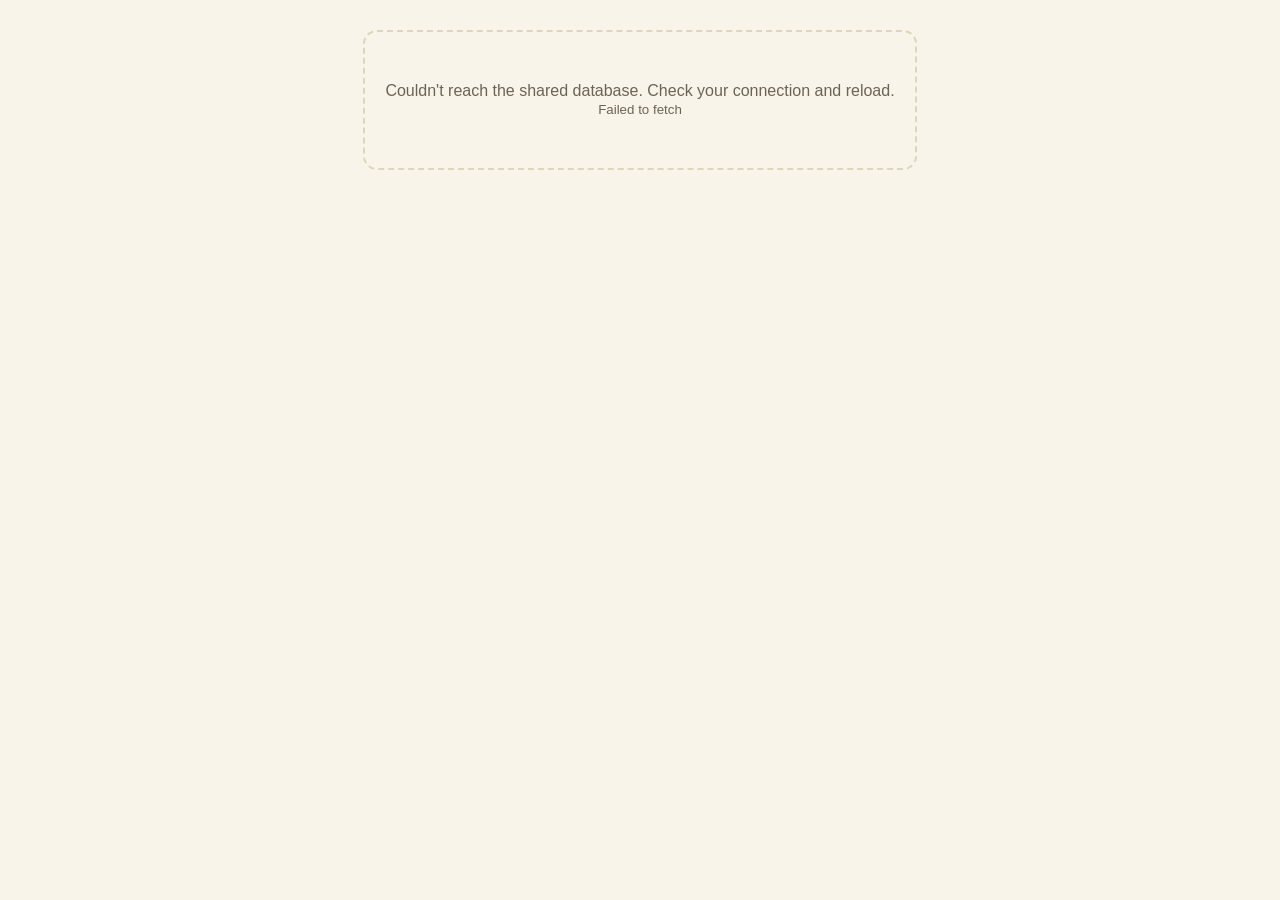
<file: Index.html>
<!DOCTYPE html>
<html lang="en">
<head>
<meta charset="UTF-8"/>
<meta name="viewport" content="width=device-width, initial-scale=1.0"/>
<title>Sidenote — study together</title>
<style>
  :root{
    --ink:#20241f; --paper:#f8f4ea; --paper-dim:#efe9d8;
    --chalk:#1f3b32; --chalk-2:#28493e;
    --amber:#e8a13a; --amber-soft:#f6dfb2;
    --teal:#3e8e7e; --teal-soft:#d9ece7;
    --coral:#c65d43; --coral-soft:#f1d9d1;
    --blue:#3d6fa5; --blue-soft:#dbe6f1;
    --line:#ded5bd; --ink-soft:#6b6455;
  }
  *{box-sizing:border-box;}
  html,body{margin:0;padding:0;background:var(--paper);color:var(--ink);
    font-family:-apple-system,BlinkMacSystemFont,'Segoe UI',sans-serif;}
  h1,h2,h3,.serif{font-family:Georgia,'Iowan Old Style','Times New Roman',serif;}
  button{font-family:inherit;}
  #app{min-height:100vh;display:flex;flex-direction:column;}

  .topbar{background:var(--chalk); color:#f3efe1; padding:12px 22px; display:flex; align-items:center; gap:8px; box-shadow:0 2px 10px rgba(0,0,0,0.15); flex-wrap:wrap;}
  .brand{font-size:19px; font-weight:700; letter-spacing:.3px; display:flex; align-items:center; gap:8px; margin-right:10px;}
  .brand .dot{width:9px;height:9px;border-radius:50%;background:var(--amber);}
  .nav-link{background:none; border:none; color:#d9d3bf; font-size:13px; font-weight:600; padding:7px 11px; border-radius:7px; cursor:pointer;}
  .nav-link:hover{background:rgba(255,255,255,0.08); color:#fff;}
  .nav-link.active{background:rgba(232,161,58,0.22); color:#ffd48a;}
  .topbar-spacer{flex:1;}
  .topbar-btn{background:rgba(255,255,255,0.08); border:1px solid rgba(255,255,255,0.18); color:#f3efe1; padding:7px 13px; border-radius:8px; cursor:pointer; font-size:13px; font-weight:600;}
  .topbar-btn:hover{background:rgba(255,255,255,0.16);}
  .whoami{font-size:13px; color:#e4dfcd;}
  .whoami b{color:#fff;}

  main{flex:1; width:100%;}
  .wrap{max-width:980px; margin:0 auto; padding:30px 22px 60px;}
  .page-head{display:flex; align-items:flex-end; justify-content:space-between; margin-bottom:20px; gap:14px; flex-wrap:wrap;}
  .page-head h1{margin:0 0 4px; font-size:28px;}
  .page-head p{margin:0; color:var(--ink-soft); font-size:14px;}
  .btn{background:var(--chalk); color:#fff; border:none; padding:10px 18px; border-radius:9px; font-size:13px; font-weight:700; cursor:pointer; white-space:nowrap;}
  .btn:hover{background:var(--chalk-2);}
  .btn-amber{background:var(--amber); color:#3a2a06;}
  .btn-amber:hover{background:#f2b357;}
  .btn-ghost{background:none; border:1px solid var(--line); color:var(--ink);}
  .btn-ghost:hover{background:var(--paper-dim);}
  .btn-coral{background:var(--coral); color:#fff;}
  .breadcrumb{font-size:12.5px; color:var(--ink-soft); margin-bottom:6px;}
  .breadcrumb a{color:var(--blue); cursor:pointer; text-decoration:none;}
  .breadcrumb a:hover{text-decoration:underline;}

  .video-grid{display:grid; grid-template-columns:repeat(auto-fill,minmax(230px,1fr)); gap:16px;}
  .video-card{background:#fff; border:1px solid var(--line); border-radius:12px; overflow:hidden; cursor:pointer; transition:transform .15s, box-shadow .15s; display:flex; flex-direction:column;}
  .video-card:hover{transform:translateY(-2px); box-shadow:0 8px 20px rgba(32,36,31,0.12);}
  .video-card img{width:100%; aspect-ratio:16/9; object-fit:cover; background:var(--paper-dim); display:block;}
  .video-card-body{padding:11px 13px 13px; display:flex; flex-direction:column; gap:7px;}
  .video-card-title{font-size:14px; font-weight:700; line-height:1.3;}
  .chip{font-size:10px; padding:2px 8px; border-radius:8px; font-weight:700; background:var(--paper-dim); color:var(--ink-soft);}
  .chip-private{background:var(--coral-soft); color:#8a3d29;}
  .chip-public{background:var(--teal-soft); color:#2b5f53;}
  .empty-state{border:2px dashed var(--line); border-radius:14px; padding:50px 20px; text-align:center; color:var(--ink-soft);}

  .topic-grid{display:flex; flex-direction:column; gap:10px;}
  .topic-card{background:#fff; border:1px solid var(--line); border-radius:12px; padding:14px 16px; cursor:pointer; transition:box-shadow .15s, border-color .15s;}
  .topic-card:hover{border-color:var(--amber); box-shadow:0 6px 16px rgba(32,36,31,0.08);}
  .topic-title{font-size:16px; font-weight:700; margin-bottom:3px;}
  .topic-rule{font-size:13px; color:var(--ink-soft); line-height:1.4; margin-bottom:6px;
    display:-webkit-box; -webkit-line-clamp:2; -webkit-box-orient:vertical; overflow:hidden;}
  .topic-meta{font-size:11.5px; color:var(--ink-soft); display:flex; gap:10px; align-items:center;}
  .set-count{background:var(--amber-soft); color:#7a5313; padding:1px 8px; border-radius:8px; font-weight:700;}

  .rule-card{background:#fff; border:1px solid var(--line); border-radius:14px; padding:20px 22px; margin-bottom:22px;}
  .rule-card-top{display:flex; justify-content:space-between; align-items:flex-start; gap:10px;}
  .rule-card h2{margin:0 0 8px; font-size:22px;}
  .rule-body{font-size:14.5px; line-height:1.6; color:#3a362c; white-space:pre-wrap;}
  .rule-owner{font-size:12px; color:var(--ink-soft); margin-top:10px;}

  .set-row{display:flex; align-items:center; gap:12px; background:#fff; border:1px solid var(--line); border-radius:10px; padding:10px 12px; cursor:pointer;}
  .set-row:hover{border-color:var(--amber);}
  .set-thumb{width:78px; aspect-ratio:16/9; object-fit:cover; border-radius:6px; background:var(--paper-dim); flex-shrink:0;}
  .set-info{flex:1; min-width:0;}
  .set-video-title{font-size:13.5px; font-weight:700; white-space:nowrap; overflow:hidden; text-overflow:ellipsis;}
  .set-owner{font-size:12px; color:var(--ink-soft); margin-top:2px;}
  .set-open{background:var(--chalk); color:#fff; border:none; padding:7px 13px; border-radius:7px; font-size:12px; font-weight:700; cursor:pointer; flex-shrink:0;}

  .modal-backdrop{position:fixed; inset:0; background:rgba(20,20,15,0.55); z-index:500; display:flex; align-items:center; justify-content:center; padding:20px;}
  .modal{background:#fff; border-radius:14px; max-width:460px; width:100%; max-height:86vh; overflow-y:auto; padding:22px 24px; box-shadow:0 20px 60px rgba(0,0,0,0.3);}
  .modal h2{margin:0 0 4px; font-size:20px;}
  .modal .sub{color:var(--ink-soft); font-size:13px; margin:0 0 16px;}
  .field{margin-bottom:12px;}
  .field label{display:block; font-size:12px; font-weight:700; color:var(--ink-soft); margin-bottom:4px;}
  .field input[type=text], .field input[type=url], .field textarea, .field select{
    width:100%; padding:9px 10px; border:1px solid var(--line); border-radius:8px; font-size:13px; font-family:inherit; background:var(--paper); color:var(--ink);}
  .field textarea{resize:vertical;}
  .chiplist{display:flex; flex-wrap:wrap; gap:6px; margin-top:6px;}
  .chip-toggle{padding:4px 10px; border-radius:8px; border:1px solid var(--line); background:#fff; font-size:12px; cursor:pointer;}
  .chip-toggle.on{background:var(--chalk); color:#fff; border-color:var(--chalk);}
  .modal-actions{display:flex; justify-content:flex-end; gap:8px; margin-top:16px;}

  .identity-wrap{min-height:100vh; display:flex; align-items:center; justify-content:center; padding:20px; background:radial-gradient(ellipse at top, #2a4b40, var(--chalk) 60%);}
  .identity-card{background:#fbf8ef; border-radius:16px; padding:32px; max-width:420px; width:100%; box-shadow:0 30px 70px rgba(0,0,0,0.35);}
  .identity-card h1{margin:0 0 4px; font-size:24px;}
  .identity-card .sub{color:var(--ink-soft); font-size:13px; margin:0 0 20px;}
  .person-list{display:flex; flex-direction:column; gap:8px; margin-bottom:16px;}
  .person-row{display:flex; align-items:center; gap:10px; padding:10px 12px; border:1px solid var(--line); border-radius:10px; cursor:pointer; background:#fff;}
  .person-row:hover{border-color:var(--amber); background:#fffaf0;}
  .avatar{width:34px; height:34px; border-radius:50%; display:flex; align-items:center; justify-content:center; color:#fff; font-weight:700; font-size:14px; flex-shrink:0;}
  .person-name{font-weight:700; font-size:14px;}

  .video-page{display:flex; gap:0; align-items:flex-start; max-width:1400px; margin:0 auto; padding:18px 18px 40px;}
  .player-col{flex:1; min-width:0;}
  .back-link{background:none; border:none; color:var(--ink-soft); font-size:13px; cursor:pointer; padding:0 0 10px; display:flex; align-items:center; gap:5px;}
  .back-link:hover{color:var(--ink);}
  .player-wrap{position:relative; width:100%; aspect-ratio:16/9; background:#000; border-radius:12px; overflow:hidden;}
  #yt-player-el{width:100%; height:100%;}
  .video-title-row{margin-top:12px;}
  .video-title-row h2{margin:0 0 6px; font-size:19px;}

  #sn-overlay{position:absolute; inset:0; pointer-events:none; overflow:hidden; z-index:5;}
  .sn-float{position:absolute; right:-100%; white-space:nowrap; max-width:70%; display:flex; align-items:center; gap:6px; font-size:14px; font-weight:600; color:#fff;
    background:rgba(10,12,10,0.82); border:1.5px solid var(--amber); border-radius:8px; padding:6px 12px; box-shadow:0 2px 10px rgba(0,0,0,0.5);
    animation:sn-slide 9s linear forwards; pointer-events:auto; cursor:pointer; overflow:hidden; text-overflow:ellipsis;}
  @keyframes sn-slide{0%{right:-50%; opacity:0;} 5%{opacity:1;} 88%{opacity:1;} 100%{right:105%; opacity:0;}}

  .panel-col{width:380px; flex-shrink:0; margin-left:18px; position:sticky; top:18px;}
  .panel{background:#fff; border:1px solid var(--line); border-radius:14px; max-height:calc(100vh - 36px); display:flex; flex-direction:column; overflow:hidden;}
  .panel-head{padding:13px 15px; background:var(--chalk); color:#fff; font-weight:700; font-size:14px;}
  .panel-body{padding:13px; overflow-y:auto; display:flex; flex-direction:column; gap:12px;}

  .sets-filter{display:flex; flex-wrap:wrap; gap:6px;}
  .set-chip{padding:5px 10px; border-radius:8px; border:1px solid var(--line); background:#fff; font-size:11.5px; cursor:pointer;}
  .set-chip.on{background:var(--amber); border-color:var(--amber); color:#3a2a06; font-weight:700;}

  .new-btn{background:var(--amber-soft); color:#7a5313; border:1.5px dashed var(--amber); border-radius:9px; padding:9px; font-size:13px; font-weight:700; cursor:pointer;}
  .new-btn:hover{background:#f2d79a;}
  .new-btn[disabled]{opacity:.5; cursor:not-allowed;}

  .prob-form{display:flex; flex-direction:column; gap:8px; background:var(--paper); border:1px solid var(--line); border-radius:10px; padding:12px;}
  .prob-form textarea, .prob-form input, .prob-form select{width:100%; padding:7px 9px; border:1px solid var(--line); border-radius:7px; font-size:12.5px; font-family:inherit; background:#fff;}
  .locked-time{font-size:11.5px; color:var(--ink-soft); display:flex; align-items:center; gap:6px; flex-wrap:wrap;}
  .tiny-btn{background:#fff; border:1px solid var(--line); border-radius:6px; padding:3px 8px; font-size:11px; cursor:pointer;}
  .tiny-btn:hover{border-color:var(--amber);}
  .hint-row{display:flex; gap:6px; align-items:center;}
  .hint-num{font-size:11px; font-weight:700; color:var(--amber); width:14px;}
  .form-btns{display:flex; justify-content:flex-end; gap:8px;}

  .problem-list{display:flex; flex-direction:column; gap:10px;}
  .p-empty{color:var(--ink-soft); font-size:12.5px; padding:4px 0;}
  .p-card{border:1px solid var(--line); border-radius:11px; padding:11px; display:flex; flex-direction:column; gap:7px; transition:box-shadow .3s, border-color .3s;}
  .p-flash{border-color:var(--amber); box-shadow:0 0 0 3px var(--amber-soft);}
  .p-top{display:flex; align-items:center; gap:6px; flex-wrap:wrap; font-size:11px;}
  .p-time{color:#b1780f; font-weight:700; cursor:pointer;}
  .p-time:hover{text-decoration:underline;}
  .p-topic{padding:1px 8px; border-radius:8px; font-weight:700; background:var(--blue-soft); color:var(--blue);}
  .p-tag{padding:1px 8px; border-radius:8px; font-weight:700;}
  .p-discuss{color:#2b5f53; background:var(--teal-soft); padding:1px 7px; border-radius:6px;}
  .p-owner{color:var(--ink-soft); margin-left:auto;}
  .p-text{font-size:13.5px; line-height:1.4;}
  .p-rule-link{align-self:flex-start; background:none; border:none; color:var(--blue); font-size:11.5px; cursor:pointer; padding:0;}
  .p-rule-link:hover{text-decoration:underline;}
  .p-rule-inline{background:var(--blue-soft); border:1px solid #c3d4e6; border-radius:7px; padding:8px 10px; font-size:12px; color:#2c4d70; white-space:pre-wrap;}
  .p-controls{display:flex; gap:6px; flex-wrap:wrap;}
  .p-mini-btn{background:none; border:1px solid var(--line); color:var(--ink-soft); border-radius:7px; padding:4px 9px; font-size:11px; cursor:pointer;}
  .p-mini-btn:hover{border-color:var(--amber); color:#7a5313;}
  .p-edit:hover{border-color:var(--blue); color:var(--blue);}
  .p-delete:hover{border-color:var(--coral); color:var(--coral);}
  .p-expanded{display:flex; flex-direction:column; gap:9px; padding-top:7px; border-top:1px dashed var(--line);}

  .hints-block{display:flex; flex-direction:column; gap:6px;}
  .hint-shown{background:var(--teal-soft); border:1px solid #bfe0d7; border-radius:7px; padding:6px 9px; font-size:12px; color:#215347;}
  .hint-reveal{align-self:flex-start; background:var(--teal-soft); color:#215347; border:1px dashed var(--teal); border-radius:7px; padding:5px 10px; font-size:11px; font-weight:700; cursor:pointer;}

  .comment-toggle{background:none; border:none; color:var(--ink-soft); font-size:11px; cursor:pointer; text-align:left; padding:0;}
  .comment-toggle:hover{color:var(--ink);}
  .comments-block{display:flex; flex-direction:column; gap:5px; margin-top:4px; padding-left:10px; border-left:2px solid var(--line);}
  .comment-item{font-size:12px;}
  .comment-user{font-weight:700; margin-right:5px;}
  .comment-add{display:flex; gap:5px; margin-top:2px;}
  .comment-add input{flex:1; padding:5px 8px; border:1px solid var(--line); border-radius:6px; font-size:11.5px;}

  .answers-list{display:flex; flex-direction:column; gap:7px;}
  .answer-item{background:var(--paper); border:1px solid var(--line); border-radius:8px; padding:8px 10px;}
  .answer-top{display:flex; justify-content:space-between; font-size:11px; margin-bottom:3px;}
  .answer-user{font-weight:700;}
  .answer-time{color:var(--ink-soft);}
  .answer-text{font-size:13px;}

  .answer-input-row{display:flex; gap:6px; align-items:flex-end;}
  .answer-input-row textarea{flex:1; padding:7px 9px; border:1px solid var(--line); border-radius:7px; font-size:12.5px; font-family:inherit;}
  .mic-btn{background:#fff; border:1px solid var(--line); border-radius:7px; width:30px; height:28px; cursor:pointer; font-size:13px;}
  .mic-btn.rec{background:var(--coral-soft); border-color:var(--coral); animation:pulse 1.2s ease-in-out infinite;}
  @keyframes pulse{0%,100%{opacity:1;} 50%{opacity:.5;}}
  .send-btn{background:var(--chalk); color:#fff; border:none; border-radius:7px; padding:7px 12px; font-size:12px; font-weight:700; cursor:pointer;}

  @media (max-width: 880px){
    .video-page{flex-direction:column;}
    .panel-col{width:100%; margin-left:0; margin-top:16px; position:static;}
  }
</style>
</head>
<body>
<div id="app"></div>

<script>
(function(){
  'use strict';

  // ── SUPABASE (shared backend — also used by the browser extension) ───────
  const SB_URL = 'https://fprrbxxwfkddkjjblueb.supabase.co';
  const SB_KEY = 'sb_publishable_GM2tjFx2LN43guCzYHuzUA_M_ZpW7Hl';

  async function sb(path, opts){
    opts = opts || {};
    const res = await fetch(SB_URL + '/rest/v1/' + path, {
      method: opts.method || 'GET',
      headers: Object.assign({
        'apikey': SB_KEY, 'Authorization': 'Bearer ' + SB_KEY,
        'Content-Type': 'application/json',
        'Prefer': opts.prefer || 'return=representation'
      }, opts.headers || {}),
      body: opts.body ? JSON.stringify(opts.body) : undefined
    });
    if(!res.ok){ const t = await res.text(); console.error('Supabase error', res.status, t); throw new Error(t); }
    const txt = await res.text();
    return txt ? JSON.parse(txt) : null;
  }
  function sbSelect(table, query){ return sb(table + (query ? '?' + query : '')); }
  function sbInsert(table, rows){ return sb(table, { method: 'POST', body: rows }); }
  function sbUpdate(table, id, patch){ return sb(table + '?id=eq.' + id, { method: 'PATCH', body: patch }); }
  function sbDelete(table, query){ return sb(table + '?' + query, { method: 'DELETE', prefer: 'return=minimal' }); }
  function toMs(iso){ return iso ? new Date(iso).getTime() : Date.now(); }

  const TAG_COLORS = ['#e8a13a','#8f7fd1','#3e8e7e','#c65d43','#5a8fc7','#c76e9c'];
  const AVATAR_COLORS = ['#c65d43','#3e8e7e','#5a8fc7','#8f7fd1','#c76e9c','#b1780f'];
  const DEFAULT_TAGS = ['warm-up','discuss','vocab','math','general'];

  function colorFor(str, palette){ let h=0; for(let i=0;i<(str||'').length;i++) h=(h*31+str.charCodeAt(i))>>>0; return palette[h % palette.length]; }
  function escH(s){ return String(s==null?'':s).replace(/&/g,'&amp;').replace(/</g,'&lt;').replace(/>/g,'&gt;').replace(/"/g,'&quot;'); }
  function fmtTime(s){ s=Math.floor(s||0); const m=Math.floor(s/60), ss=(s%60).toString().padStart(2,'0'); return m+':'+ss; }
  function timeAgo(ms){ const s=Math.floor((Date.now()-ms)/1000); if(s<60) return 'just now'; if(s<3600) return Math.floor(s/60)+'m ago'; if(s<86400) return Math.floor(s/3600)+'h ago'; return Math.floor(s/86400)+'d ago'; }

  // window.storage (artifact-local, per-browser) is only used for "which
  // person am I on this device" — everything else now lives in Supabase.
  async function stGet(key, shared){ try{ const r = await window.storage.get(key, !!shared); return r ? r.value : null; } catch(e){ return null; } }
  async function stSet(key, value, shared){ try{ await window.storage.set(key, value, !!shared); } catch(e){} }

  // ── STATE ────────────────────────────────────────────────────────────────
  let identityId = null;
  let users = [];
  let videos = [];
  let tags = DEFAULT_TAGS.slice();
  let topics = [];

  let view = 'home';
  let peopleModalOpen = false;
  let addVideoModalOpen = false;
  let newTopicModalOpen = false;

  let currentTopicId = null;
  let currentVideoId = null;
  let currentVideoData = null;
  let cameFromTopic = null;

  let catalogSets = {};        // key -> {topicId, videoId, ownerId, count} — cross-video, for the Catalog
  let catalogLoading = false;

  let ytPlayer = null, ytReady = false, pollTimer = null, lastFloatSecond = -1;

  let activeSet = null;
  let expandedProblem = {}; let expandedComments = {}; let hintsRevealed = {}; let expandedRule = {};
  let editingProblemId = null; let formTime = 0;

  let recognizer = null, recordingProblemId = null, wasPlayingBeforeVoice = false;

  function me(){ return users.find(u=>u.id===identityId) || null; }
  function userById(id){ return users.find(u=>u.id===id); }
  function userName(id){ const u=userById(id); return u ? u.name : 'Someone'; }
  function userColor(id){ const u=userById(id); return u ? u.color : '#999'; }
  function topicById(id){ return topics.find(t=>t.id===id); }

  // ── LOAD / MAP HELPERS ──────────────────────────────────────────────────
  async function loadUsers(){ return await sbSelect('users','order=created_at'); }
  async function loadTags(){ const rows = await sbSelect('tags','select=name&order=name'); return rows.map(r=>r.name); }
  async function loadTopics(){
    const rows = await sbSelect('topics','order=created_at');
    rows.forEach(t=>{ t.ownerId = t.owner_id; t.createdAt = toMs(t.created_at); });
    return rows;
  }
  async function loadVideos(){
    const rows = await sbSelect('videos','order=created_at');
    const allowed = rows.length ? await sbSelect('video_allowed_users','select=video_id,user_id') : [];
    rows.forEach(v=>{
      v.embedId = v.embed_id; v.ownerId = v.owner_id; v.createdAt = toMs(v.created_at);
      v.allowedUserIds = allowed.filter(a=>a.video_id===v.id).map(a=>a.user_id);
    });
    return rows;
  }
  async function loadProblemsForVideo(videoId){
    const problems = await sbSelect('problems','video_id=eq.'+videoId+'&order=time_seconds');
    if(!problems.length) return [];
    const ids = problems.map(p=>p.id);
    const idList = '(' + ids.join(',') + ')';
    const [hints, answers] = await Promise.all([
      sbSelect('hints','problem_id=in.'+idList+'&order=level'),
      sbSelect('answers','problem_id=in.'+idList+'&order=created_at')
    ]);
    const answerIds = answers.map(a=>a.id);
    const allTargets = ids.concat(answerIds);
    const comments = allTargets.length ? await sbSelect('comments','target_id=in.(' + allTargets.join(',') + ')') : [];
    problems.forEach(p=>{
      p.topicId = p.topic_id; p.time = p.time_seconds; p.needsAnswer = p.needs_answer;
      p.ownerId = p.owner_id; p.createdAt = toMs(p.created_at); p.color = colorFor(p.tag, TAG_COLORS);
      p.hints = hints.filter(h=>h.problem_id===p.id).sort((a,b)=>a.level-b.level).map(h=>h.text);
      p.answers = answers.filter(a=>a.problem_id===p.id).map(a=>({
        id:a.id, userId:a.user_id, type:a.type, text:a.text, hintsUsed:a.hints_used, createdAt: toMs(a.created_at),
        comments: comments.filter(c=>c.target_type==='answer' && c.target_id===a.id)
                           .map(c=>({id:c.id, userId:c.user_id, text:c.text, createdAt: toMs(c.created_at)}))
      }));
      p.comments = comments.filter(c=>c.target_type==='problem' && c.target_id===p.id)
                            .map(c=>({id:c.id, userId:c.user_id, text:c.text, createdAt: toMs(c.created_at)}));
    });
    return problems;
  }

  // ── INIT ─────────────────────────────────────────────────────────────────
  async function init(){
    try{
      const [u, v, t, tp, myId] = await Promise.all([ loadUsers(), loadVideos(), loadTags(), loadTopics(), stGet('my-identity', false) ]);
      users = u; videos = v; tags = t.length?t:DEFAULT_TAGS.slice(); topics = tp;
      identityId = myId && users.some(x=>x.id===myId) ? myId : null;
    }catch(e){
      document.getElementById('app').innerHTML = '<div class="wrap"><div class="empty-state">Couldn\'t reach the shared database. Check your connection and reload.<br><small>'+escH(e.message||'')+'</small></div></div>';
      return;
    }
    render();
  }

  // ── ROOT RENDER ──────────────────────────────────────────────────────────
  function render(){
    const app = document.getElementById('app');
    if(!identityId){ app.innerHTML = renderIdentityScreen(true); wireIdentityScreen(true); return; }
    let html = renderTopbar() + '<main>';
    if(view==='video' && currentVideoId) html += renderVideoPage();
    else if(view==='topic' && currentTopicId) html += renderTopicPage();
    else if(view==='catalog') html += renderCatalog();
    else html += renderHome();
    html += '</main>';
    if(peopleModalOpen) html += '<div class="modal-backdrop" id="people-backdrop"><div class="modal">' + renderIdentityScreen(false) + '</div></div>';
    if(addVideoModalOpen) html += renderAddVideoModal();
    if(newTopicModalOpen) html += renderNewTopicModal();
    app.innerHTML = html;
    wireTopbar();
    if(view==='video' && currentVideoId) wireVideoPage();
    else if(view==='topic' && currentTopicId) wireTopicPage();
    else if(view==='catalog') wireCatalog();
    else wireHome();
    if(peopleModalOpen) wireIdentityScreen(false);
    if(addVideoModalOpen) wireAddVideoModal();
    if(newTopicModalOpen) wireNewTopicModal();
  }

  // ── TOPBAR ───────────────────────────────────────────────────────────────
  function renderTopbar(){
    const m = me();
    return (
      '<div class="topbar">' +
        '<div class="brand"><span class="dot"></span>Sidenote</div>' +
        '<button class="nav-link '+(view==='home'?'active':'')+'" id="nav-home">Videos</button>' +
        '<button class="nav-link '+(view==='catalog'||view==='topic'?'active':'')+'" id="nav-catalog">📚 Catalog</button>' +
        '<div class="topbar-spacer"></div>' +
        (m ? ('<div class="whoami">You\'re <b>'+escH(m.name)+'</b></div><button class="topbar-btn" id="tb-switch">Switch person</button>') : '') +
      '</div>'
    );
  }
  function wireTopbar(){
    document.getElementById('nav-home').onclick = () => { stopPoll(); view='home'; render(); };
    document.getElementById('nav-catalog').onclick = async () => { stopPoll(); view='catalog'; render(); await loadCatalogData(); };
    const b = document.getElementById('tb-switch');
    if(b) b.onclick = () => { peopleModalOpen = true; render(); };
  }

  // ── IDENTITY / PEOPLE SCREEN ─────────────────────────────────────────────
  function renderIdentityScreen(blocking){
    const wrapOpen = blocking ? '<div class="identity-wrap"><div class="identity-card">' : '';
    const wrapClose = blocking ? '</div></div>' : '';
    return (
      wrapOpen +
      (blocking ? '<h1>Who\'s here?</h1><p class="sub">Pick your name, or add yourself to this family.</p>' :
                   '<h2>Switch person</h2><p class="sub">Pick who you are, or add someone new.</p>') +
      '<div class="person-list">' +
        (users.length ? users.map(u =>
          '<div class="person-row" data-pick="'+u.id+'">' +
            '<div class="avatar" style="background:'+u.color+'">'+escH(u.name.slice(0,1).toUpperCase())+'</div>' +
            '<div class="person-name">'+escH(u.name)+'</div>' +
          '</div>'
        ).join('') : '<div class="p-empty">No one here yet — add the first person below.</div>') +
      '</div>' +
      '<div class="field"><label>Name</label><input type="text" id="id-name" placeholder="e.g. Mom, Alex..." maxlength="30"/></div>' +
      '<button class="btn btn-amber" id="id-add" style="width:100%">Add &amp; continue</button>' +
      (blocking ? '' : '<div class="modal-actions"><button class="btn btn-ghost" id="id-cancel">Close</button></div>') +
      wrapClose
    );
  }
  function wireIdentityScreen(blocking){
    document.querySelectorAll('[data-pick]').forEach(row=>{
      row.onclick = async () => { identityId = row.dataset.pick; await stSet('my-identity', identityId, false); peopleModalOpen = false; render(); };
    });
    const addBtn = document.getElementById('id-add');
    if(addBtn) addBtn.onclick = async () => {
      const name = document.getElementById('id-name').value.trim();
      if(!name) return;
      addBtn.disabled = true;
      try{
        const rows = await sbInsert('users', [{ name, color: colorFor(name, AVATAR_COLORS) }]);
        const newUser = rows[0];
        users.push(newUser);
        identityId = newUser.id;
        await stSet('my-identity', identityId, false);
        peopleModalOpen = false;
      }catch(e){ alert('Could not add person: ' + e.message); }
      render();
    };
    const cancelBtn = document.getElementById('id-cancel');
    if(cancelBtn) cancelBtn.onclick = () => { peopleModalOpen = false; render(); };
    const backdrop = document.getElementById('people-backdrop');
    if(backdrop) backdrop.onclick = (e) => { if(e.target.id==='people-backdrop'){ peopleModalOpen=false; render(); } };
  }

  // ── HOME (video library) ─────────────────────────────────────────────────
  function visibleVideos(){ return videos.filter(v => v.visibility==='public' || v.ownerId===identityId || (v.allowedUserIds||[]).includes(identityId)); }
  function renderHome(){
    const vids = visibleVideos();
    return (
      '<div class="wrap">' +
        '<div class="page-head"><div><h1>Your videos</h1><p>Every video anyone\'s added problems to — including from the browser extension.</p></div>' +
          '<button class="btn btn-amber" id="hb-add-video">+ Add video</button></div>' +
        (vids.length ? '<div class="video-grid">' + vids.map(videoCardHTML).join('') + '</div>' :
          '<div class="empty-state">No videos yet. Add a YouTube link to get started.</div>') +
      '</div>'
    );
  }
  function videoCardHTML(v){
    const thumb = 'https://img.youtube.com/vi/'+v.embedId+'/hqdefault.jpg';
    return (
      '<div class="video-card" data-open="'+v.id+'">' +
        '<img src="'+thumb+'" alt=""/>' +
        '<div class="video-card-body">' +
          '<div class="video-card-title">'+escH(v.title)+'</div>' +
          '<div class="chiplist"><span class="chip '+(v.visibility==='public'?'chip-public':'chip-private')+'">'+(v.visibility==='public'?'public':'private')+'</span></div>' +
        '</div>' +
      '</div>'
    );
  }
  function wireHome(){
    document.getElementById('hb-add-video').onclick = () => { addVideoModalOpen = true; render(); };
    document.querySelectorAll('[data-open]').forEach(card=>{ card.onclick = () => openVideo(card.dataset.open, null); });
  }

  // ── ADD VIDEO MODAL ─────────────────────────────────────────────────────
  let addVideoState = { visibility:'public', allowed:[] };
  function extractYouTubeId(url){
    try{
      const u = new URL(url.trim());
      if(u.hostname.includes('youtu.be')) return u.pathname.slice(1).split(/[/?#]/)[0];
      if(u.pathname.startsWith('/shorts/')) return u.pathname.replace('/shorts/','').split(/[/?#]/)[0];
      if(u.searchParams.get('v')) return u.searchParams.get('v');
      return null;
    }catch(e){ return null; }
  }
  function renderAddVideoModal(){
    addVideoState = { visibility:'public', allowed:[] };
    return (
      '<div class="modal-backdrop" id="av-backdrop"><div class="modal">' +
        '<h2>Add a video</h2><p class="sub">Paste any YouTube link.</p>' +
        '<div class="field"><label>YouTube URL</label><input type="url" id="av-url" placeholder="https://www.youtube.com/watch?v=..."/></div>' +
        '<div class="field"><label>Title</label><input type="text" id="av-title" maxlength="120" placeholder="What is this video about?"/></div>' +
        '<div class="field"><label>Who can see this</label><select id="av-visibility"><option value="public">Everyone</option><option value="private">Only specific people</option></select></div>' +
        '<div class="field" id="av-allowed-wrap" style="display:none"><label>Allowed people</label><div class="chiplist">' +
          users.map(u=>'<button type="button" class="chip-toggle" data-user="'+u.id+'">'+escH(u.name)+'</button>').join('') +
        '</div></div>' +
        '<div class="modal-actions"><button class="btn btn-ghost" id="av-cancel">Cancel</button><button class="btn btn-amber" id="av-save">Add video</button></div>' +
      '</div></div>'
    );
  }
  function wireAddVideoModal(){
    document.getElementById('av-cancel').onclick = () => { addVideoModalOpen=false; render(); };
    document.getElementById('av-backdrop').onclick = (e)=>{ if(e.target.id==='av-backdrop'){ addVideoModalOpen=false; render(); } };
    const visSel = document.getElementById('av-visibility');
    visSel.onchange = () => { addVideoState.visibility = visSel.value; document.getElementById('av-allowed-wrap').style.display = visSel.value==='private' ? '' : 'none'; };
    document.querySelectorAll('[data-user]').forEach(btn=>{
      btn.onclick = () => { btn.classList.toggle('on'); const uidv = btn.dataset.user; addVideoState.allowed = addVideoState.allowed.includes(uidv) ? addVideoState.allowed.filter(x=>x!==uidv) : [...addVideoState.allowed, uidv]; };
    });
    document.getElementById('av-save').onclick = async () => {
      const url = document.getElementById('av-url').value.trim();
      const title = document.getElementById('av-title').value.trim() || 'Untitled video';
      const embedId = extractYouTubeId(url);
      if(!embedId){ alert('That doesn\'t look like a valid YouTube URL.'); return; }
      try{
        const existing = await sbSelect('videos','embed_id=eq.'+embedId+'&limit=1');
        let v;
        if(existing && existing.length){
          v = existing[0];
        } else {
          const rows = await sbInsert('videos', [{ url, title, embed_id: embedId, visibility: addVideoState.visibility, owner_id: identityId }]);
          v = rows[0];
          if(addVideoState.visibility==='private' && addVideoState.allowed.length){
            await sbInsert('video_allowed_users', addVideoState.allowed.map(uidv=>({ video_id: v.id, user_id: uidv })));
          }
        }
        v.embedId = v.embed_id; v.ownerId = v.owner_id; v.createdAt = toMs(v.created_at);
        v.allowedUserIds = addVideoState.visibility==='private' ? addVideoState.allowed : [];
        if(!videos.some(x=>x.id===v.id)) videos.push(v);
        addVideoModalOpen = false;
        openVideo(v.id, null);
      }catch(e){ alert('Could not add video: ' + e.message); }
    };
  }

  // ── CATALOG (table of contents) ─────────────────────────────────────────
  async function loadCatalogData(){
    catalogLoading = true; render();
    try{
      const rows = await sbSelect('problems','select=video_id,topic_id,owner_id');
      catalogSets = {};
      rows.forEach(r=>{
        if(!r.topic_id) return;
        const key = r.topic_id+'|'+r.video_id+'|'+r.owner_id;
        if(!catalogSets[key]) catalogSets[key] = { topicId: r.topic_id, videoId: r.video_id, ownerId: r.owner_id, count: 0 };
        catalogSets[key].count++;
      });
    }catch(e){ console.error(e); }
    catalogLoading = false; render();
  }
  function setsForTopic(topicId){ return Object.values(catalogSets).filter(s=>s.topicId===topicId); }
  function renderCatalog(){
    return (
      '<div class="wrap">' +
        '<div class="page-head"><div><h1>Catalog</h1><p>Topics with a rule to learn, and the problem sets people have built for them.</p></div>' +
          '<button class="btn btn-amber" id="cb-new-topic">+ New Topic</button></div>' +
        (catalogLoading ? '<div class="p-empty">Loading…</div>' : (
          topics.length ? '<div class="topic-grid">' + topics.map(topicCardHTML).join('') + '</div>' :
          '<div class="empty-state">No topics yet. A topic holds a rule/explanation, and any number of problem sets people build for it.</div>'
        )) +
      '</div>'
    );
  }
  function topicCardHTML(t){
    const n = catalogLoading ? null : setsForTopic(t.id).length;
    return (
      '<div class="topic-card" data-topic="'+t.id+'">' +
        '<div class="topic-title">'+escH(t.title)+'</div>' +
        '<div class="topic-rule">'+escH(t.rule)+'</div>' +
        '<div class="topic-meta">by '+escH(userName(t.ownerId))+ (n!=null ? ' <span class="set-count">'+n+' problem set'+(n!==1?'s':'')+'</span>' : '') + '</div>' +
      '</div>'
    );
  }
  function wireCatalog(){
    document.getElementById('cb-new-topic').onclick = () => { newTopicModalOpen = true; render(); };
    document.querySelectorAll('[data-topic]').forEach(card=>{
      card.onclick = () => { currentTopicId = card.dataset.topic; view = 'topic'; render(); };
    });
  }
  function renderNewTopicModal(){
    return (
      '<div class="modal-backdrop" id="nt-backdrop"><div class="modal">' +
        '<h2>New topic</h2><p class="sub">A topic is a rule or concept — problems from any video can live under it.</p>' +
        '<div class="field"><label>Title</label><input type="text" id="nt-title" maxlength="80" placeholder="e.g. Adding fractions"/></div>' +
        '<div class="field"><label>Rule / explanation</label><textarea id="nt-rule" rows="4" maxlength="800" placeholder="Explain the rule before kids see any problems..."></textarea></div>' +
        '<div class="modal-actions"><button class="btn btn-ghost" id="nt-cancel">Cancel</button><button class="btn btn-amber" id="nt-save">Create topic</button></div>' +
      '</div></div>'
    );
  }
  function wireNewTopicModal(){
    document.getElementById('nt-cancel').onclick = () => { newTopicModalOpen=false; render(); };
    document.getElementById('nt-backdrop').onclick = (e)=>{ if(e.target.id==='nt-backdrop'){ newTopicModalOpen=false; render(); } };
    document.getElementById('nt-save').onclick = async () => {
      const title = document.getElementById('nt-title').value.trim();
      const rule = document.getElementById('nt-rule').value.trim();
      if(!title || !rule) return;
      try{
        const rows = await sbInsert('topics', [{ title, rule, owner_id: identityId }]);
        const t = rows[0]; t.ownerId = t.owner_id; t.createdAt = toMs(t.created_at);
        topics.push(t);
        newTopicModalOpen = false;
        currentTopicId = t.id; view = 'topic';
        render();
      }catch(e){ alert('Could not create topic: ' + e.message); }
    };
  }

  // ── TOPIC PAGE ───────────────────────────────────────────────────────────
  function renderTopicPage(){
    const t = topicById(currentTopicId);
    if(!t) return '<div class="wrap">Topic not found.</div>';
    const isOwner = t.ownerId === identityId;
    const sets = catalogLoading ? [] : setsForTopic(t.id);
    return (
      '<div class="wrap">' +
        '<div class="breadcrumb"><a id="bc-catalog">Catalog</a> / '+escH(t.title)+'</div>' +
        '<div class="rule-card">' +
          '<div class="rule-card-top"><h2>'+escH(t.title)+'</h2>' +
            (isOwner ? '<div><button class="tiny-btn" id="tp-edit">✎ Edit</button> <button class="tiny-btn" id="tp-delete">🗑 Delete</button></div>' : '') +
          '</div>' +
          '<div class="rule-body">'+escH(t.rule)+'</div>' +
          '<div class="rule-owner">Added by '+escH(userName(t.ownerId))+'</div>' +
        '</div>' +
        '<div class="page-head"><h1 style="font-size:19px">Problem sets</h1><button class="btn btn-amber" id="tp-add-set">+ Add problems to this topic</button></div>' +
        (catalogLoading ? '<div class="p-empty">Loading…</div>' : (
          sets.length ? '<div class="topic-grid">' + sets.map(setRowHTML).join('') + '</div>' :
          '<div class="empty-state">No one has added problems for this topic yet — from here, or from the extension while watching a video.</div>'
        )) +
      '</div>'
    );
  }
  function setRowHTML(s){
    const v = videos.find(x=>x.id===s.videoId);
    if(!v) return '';
    return (
      '<div class="set-row" data-video="'+s.videoId+'" data-owner="'+s.ownerId+'">' +
        '<img class="set-thumb" src="https://img.youtube.com/vi/'+v.embedId+'/mqdefault.jpg" alt=""/>' +
        '<div class="set-info"><div class="set-video-title">'+escH(v.title)+'</div><div class="set-owner">'+escH(userName(s.ownerId))+' · '+s.count+' problem'+(s.count!==1?'s':'')+'</div></div>' +
        '<button class="set-open">Open</button>' +
      '</div>'
    );
  }
  function wireTopicPage(){
    document.getElementById('bc-catalog').onclick = () => { view='catalog'; render(); loadCatalogData(); };
    const editBtn = document.getElementById('tp-edit');
    if(editBtn) editBtn.onclick = () => { newTopicModalOpen = true; render(); openEditTopicModal(); };
    const delBtn = document.getElementById('tp-delete');
    if(delBtn) delBtn.onclick = async () => {
      const t = topicById(currentTopicId);
      const inUse = await sbSelect('problems','topic_id=eq.'+t.id+'&select=id&limit=1');
      if(inUse && inUse.length){ alert('Can\'t delete — problems are still using this topic. Delete those problems first, or leave the topic in place.'); return; }
      if(!confirm('Delete this topic?')) return;
      await sbDelete('topics','id=eq.'+t.id);
      topics = topics.filter(x=>x.id!==t.id);
      view='catalog'; render();
    };
    document.getElementById('tp-add-set').onclick = () => { openSetPicker(); };
    document.querySelectorAll('.set-row').forEach(row=>{
      row.onclick = () => openVideo(row.dataset.video, { topicId: currentTopicId, ownerId: row.dataset.owner });
    });
  }
  function openEditTopicModal(){
    const t = topicById(currentTopicId);
    setTimeout(() => {
      document.getElementById('nt-title').value = t.title;
      document.getElementById('nt-rule').value = t.rule;
      document.querySelector('.modal h2').textContent = 'Edit topic';
      const saveBtn = document.getElementById('nt-save');
      saveBtn.textContent = 'Save changes';
      saveBtn.onclick = async () => {
        const title = document.getElementById('nt-title').value.trim();
        const rule = document.getElementById('nt-rule').value.trim();
        if(!title || !rule) return;
        await sbUpdate('topics', t.id, { title, rule });
        Object.assign(t, { title, rule });
        newTopicModalOpen = false;
        render();
      };
    }, 0);
  }
  function openSetPicker(){
    const vids = visibleVideos();
    if(!vids.length){ alert('Add a video first from the Videos page.'); return; }
    const list = vids.map((v,i)=> (i+1)+'. '+v.title).join('\n');
    const choice = prompt('Which video? Type the number:\n'+list);
    const idx = parseInt(choice,10) - 1;
    if(isNaN(idx) || !vids[idx]) return;
    openVideo(vids[idx].id, { topicId: currentTopicId, ownerId: identityId });
  }

  // ── OPEN VIDEO / YOUTUBE PLAYER ─────────────────────────────────────────
  async function openVideo(id, presetSet){
    stopPoll();
    currentVideoId = id;
    currentVideoData = { problems: [] };
    expandedProblem = {}; expandedComments = {}; hintsRevealed = {}; expandedRule = {}; editingProblemId = null;
    lastFloatSecond = -1;
    activeSet = presetSet || null;
    cameFromTopic = presetSet ? presetSet.topicId : null;
    view = 'video';
    render();
    try{ currentVideoData.problems = await loadProblemsForVideo(id); }catch(e){ console.error(e); }
    render();
    loadYouTubeAPI(() => mountPlayer());
  }
  function loadYouTubeAPI(cb){
    if(window.YT && window.YT.Player){ cb(); return; }
    if(window.__sn_yt_loading){ window.__sn_yt_callbacks.push(cb); return; }
    window.__sn_yt_loading = true; window.__sn_yt_callbacks = [cb];
    window.onYouTubeIframeAPIReady = () => { window.__sn_yt_callbacks.forEach(f=>f()); };
    const tag = document.createElement('script'); tag.src = 'https://www.youtube.com/iframe_api'; document.head.appendChild(tag);
  }
  function mountPlayer(){
    const video = videos.find(v=>v.id===currentVideoId);
    if(!video) return;
    const el = document.getElementById('yt-player-el');
    if(!el) return;
    ytPlayer = new YT.Player('yt-player-el', { videoId: video.embedId, playerVars: { rel: 0, origin: window.location.origin || undefined }, events: { onReady: () => { ytReady = true; startPoll(); } } });
  }
  function startPoll(){
    stopPoll();
    pollTimer = setInterval(() => {
      if(!ytPlayer || !ytReady || typeof ytPlayer.getCurrentTime !== 'function') return;
      let t; try{ t = Math.floor(ytPlayer.getCurrentTime()); } catch(e){ return; }
      if(t !== lastFloatSecond){ lastFloatSecond = t; checkTime(t); }
    }, 500);
  }
  function stopPoll(){ if(pollTimer) clearInterval(pollTimer); pollTimer = null; ytReady = false; }

  function displayedProblems(){
    const all = currentVideoData.problems || [];
    if(!activeSet) return all;
    return all.filter(p => p.topicId===activeSet.topicId && p.ownerId===activeSet.ownerId);
  }
  function checkTime(t){ displayedProblems().forEach(p => { if(p.time === t) floatProblem(p); }); }
  function floatProblem(p){
    const overlay = document.getElementById('sn-overlay'); if(!overlay) return;
    const el = document.createElement('div'); el.className = 'sn-float';
    el.style.borderColor = p.color || colorFor(p.tag, TAG_COLORS);
    el.style.top = (15 + Math.random()*60) + '%';
    el.innerHTML = '<span>🧩</span><span style="color:'+(p.color||colorFor(p.tag,TAG_COLORS))+';font-weight:700">#'+escH(p.tag)+'</span><span>'+escH(p.text)+'</span>';
    el.onclick = () => scrollToProblem(p.id);
    overlay.appendChild(el);
    setTimeout(()=>el.remove(), 9000);
  }

  // ── VIDEO PAGE ───────────────────────────────────────────────────────────
  function distinctSets(){
    const map = {};
    (currentVideoData.problems||[]).forEach(p=>{
      const key = p.topicId+'|'+p.ownerId;
      if(!map[key]) map[key] = { topicId: p.topicId, ownerId: p.ownerId, count: 0 };
      map[key].count++;
    });
    return Object.values(map);
  }
  function renderVideoPage(){
    const video = videos.find(v=>v.id===currentVideoId);
    if(!video) return '<div class="wrap">Loading video…</div>';
    const problems = displayedProblems().slice().sort((a,b)=>a.time-b.time);
    const sets = distinctSets();
    return (
      '<div class="video-page">' +
        '<div class="player-col">' +
          (cameFromTopic ? '<button class="back-link" id="vp-back">← Back to topic</button>' : '<button class="back-link" id="vp-back">← All videos</button>') +
          '<div class="player-wrap"><div id="yt-player-el"></div><div id="sn-overlay"></div></div>' +
          '<div class="video-title-row"><h2>'+escH(video.title)+'</h2></div>' +
        '</div>' +
        '<div class="panel-col"><div class="panel">' +
          '<div class="panel-head">🧩 Problems</div>' +
          '<div class="panel-body" id="panel-body">' +
            (sets.length > 1 || activeSet ? (
              '<div class="sets-filter">' +
                '<button class="set-chip '+(!activeSet?'on':'')+'" data-all="1">All</button>' +
                sets.map(s => {
                  const t = topicById(s.topicId);
                  const on = activeSet && activeSet.topicId===s.topicId && activeSet.ownerId===s.ownerId;
                  return '<button class="set-chip '+(on?'on':'')+'" data-topic="'+s.topicId+'" data-owner="'+s.ownerId+'">'+escH(t?t.title:'(deleted topic)')+' · '+escH(userName(s.ownerId))+' ('+s.count+')</button>';
                }).join('') +
              '</div>'
            ) : '') +
            (editingProblemId ? '' : ('<button class="new-btn" id="pb-new" '+(topics.length?'':'disabled')+'>+ New Problem</button>' + (topics.length ? '' : '<div class="p-empty">Create a topic in the Catalog first.</div>'))) +
            (editingProblemId ? '<div id="prob-form-slot"></div>' : '') +
            '<div class="problem-list">' +
              (problems.length ? problems.map(problemCardHTML).join('') : '<div class="p-empty">No problems in this set yet.</div>') +
            '</div>' +
          '</div>' +
        '</div></div>' +
      '</div>'
    );
  }
  function wireVideoPage(){
    document.getElementById('vp-back').onclick = () => {
      stopPoll();
      if(cameFromTopic){ currentTopicId = cameFromTopic; view='topic'; currentVideoId=null; }
      else { view='home'; currentVideoId=null; }
      render();
    };
    const newBtn = document.getElementById('pb-new');
    if(newBtn && !newBtn.disabled) newBtn.onclick = openNewForm;
    document.querySelectorAll('.set-chip').forEach(btn=>{
      btn.onclick = () => { activeSet = btn.dataset.all ? null : { topicId: btn.dataset.topic, ownerId: btn.dataset.owner }; lastFloatSecond = -1; render(); };
    });
    if(editingProblemId) renderForm();
    wireProblemCards();
  }

  // ── PROBLEM FORM ─────────────────────────────────────────────────────────
  function findProblem(id){ return (currentVideoData.problems||[]).find(p=>p.id===id); }
  function openNewForm(){
    if(ytPlayer && ytPlayer.pauseVideo) ytPlayer.pauseVideo();
    formTime = ytPlayer && ytPlayer.getCurrentTime ? Math.floor(ytPlayer.getCurrentTime()) : 0;
    editingProblemId = '__new__';
    render();
  }
  function openEditForm(id){
    const p = findProblem(id);
    formTime = p ? p.time : 0;
    editingProblemId = id;
    render();
  }
  function renderForm(){
    const slot = document.getElementById('prob-form-slot');
    if(!slot) return;
    const isNew = editingProblemId === '__new__';
    const existing = isNew ? null : findProblem(editingProblemId);
    const hints = isNew ? [] : (existing?.hints || []);
    const defaultTopic = isNew ? (activeSet ? activeSet.topicId : (topics[0] && topics[0].id)) : existing.topicId;
    slot.innerHTML =
      '<div class="prob-form">' +
        '<textarea id="pf-text" rows="2" maxlength="400" placeholder="Problem text...">' + (isNew?'':escH(existing.text)) + '</textarea>' +
        '<select id="pf-topic">' + topics.map(t=>'<option value="'+t.id+'"'+(t.id===defaultTopic?' selected':'')+'>'+escH(t.title)+'</option>').join('') + '</select>' +
        '<select id="pf-tag">' + tags.map(t=>'<option value="'+escH(t)+'"'+(!isNew && t===existing.tag?' selected':'')+'>#'+escH(t)+'</option>').join('') + '<option value="__new__">+ New tag…</option></select>' +
        '<input id="pf-tag-new" placeholder="New tag name" style="display:none"/>' +
        '<label style="font-size:12px;color:var(--ink-soft);display:flex;align-items:center;gap:6px"><input type="checkbox" id="pf-needs" '+((isNew||existing.needsAnswer)?'checked':'')+'/> Needs an answer</label>' +
        '<div class="locked-time">⏱ locked at '+fmtTime(formTime)+' (paused here) <button type="button" class="tiny-btn" id="pf-relock">↻ use current</button></div>' +
        '<div style="border-top:1px dashed var(--line);padding-top:8px">' +
          '<div style="font-size:11px;color:var(--ink-soft);margin-bottom:6px">💡 Hints (optional, revealed one at a time)</div>' +
          '<div id="pf-hints">' + hints.map((h,i)=>hintRowHTML(h,i)).join('') + '</div>' +
          '<button type="button" class="tiny-btn" id="pf-add-hint">+ Add hint</button>' +
        '</div>' +
        '<div class="form-btns"><button class="btn btn-ghost" id="pf-cancel">Cancel</button><button class="btn btn-amber" id="pf-save">'+(isNew?'Add Problem':'Save Changes')+'</button></div>' +
      '</div>';
    document.getElementById('pf-tag').onchange = (e)=>{ document.getElementById('pf-tag-new').style.display = e.target.value==='__new__'?'':'none'; };
    document.getElementById('pf-relock').onclick = () => {
      if(ytPlayer && ytPlayer.pauseVideo) ytPlayer.pauseVideo();
      formTime = ytPlayer && ytPlayer.getCurrentTime ? Math.floor(ytPlayer.getCurrentTime()) : 0;
      renderForm();
    };
    document.getElementById('pf-add-hint').onclick = () => {
      const rows = document.getElementById('pf-hints');
      rows.insertAdjacentHTML('beforeend', hintRowHTML('', rows.children.length));
      wireHintRemovers();
    };
    wireHintRemovers();
    document.getElementById('pf-cancel').onclick = () => { editingProblemId = null; render(); };
    document.getElementById('pf-save').onclick = () => saveForm(isNew);
  }
  function hintRowHTML(text,i){ return '<div class="hint-row" data-i="'+i+'"><span class="hint-num">'+(i+1)+'</span><input class="pf-hint-input" value="'+escH(text)+'" maxlength="200" placeholder="Hint text" style="flex:1"/><button type="button" class="tiny-btn pf-hint-rm">✕</button></div>'; }
  function wireHintRemovers(){ document.querySelectorAll('.pf-hint-rm').forEach(btn=>{ btn.onclick = () => btn.closest('.hint-row').remove(); }); }

  async function saveForm(isNew){
    const text = document.getElementById('pf-text').value.trim();
    if(!text) return;
    const topicId = document.getElementById('pf-topic').value;
    let tag = document.getElementById('pf-tag').value;
    const saveBtn = document.getElementById('pf-save'); saveBtn.disabled = true;
    try{
      if(tag==='__new__'){
        tag = document.getElementById('pf-tag-new').value.trim() || 'general';
        if(!tags.includes(tag)){ try{ await sbInsert('tags', [{ name: tag }]); }catch(e){} tags.push(tag); }
      }
      const needs = document.getElementById('pf-needs').checked;
      const hints = Array.from(document.querySelectorAll('.pf-hint-input')).map(i=>i.value.trim()).filter(Boolean);

      if(!currentVideoData.problems) currentVideoData.problems = [];
      if(isNew){
        const rows = await sbInsert('problems', [{ video_id: currentVideoId, topic_id: topicId, time_seconds: formTime, text, tag, needs_answer: needs, owner_id: identityId }]);
        const p = rows[0];
        if(hints.length) await sbInsert('hints', hints.map((h,i)=>({ problem_id: p.id, level: i+1, text: h })));
        p.topicId = p.topic_id; p.time = p.time_seconds; p.needsAnswer = p.needs_answer; p.ownerId = p.owner_id; p.createdAt = toMs(p.created_at);
        p.color = colorFor(tag, TAG_COLORS); p.hints = hints; p.answers = []; p.comments = [];
        currentVideoData.problems.push(p);
        activeSet = { topicId, ownerId: identityId };
      } else {
        const p = findProblem(editingProblemId);
        await sbUpdate('problems', p.id, { topic_id: topicId, time_seconds: formTime, text, tag, needs_answer: needs });
        await sbDelete('hints','problem_id=eq.'+p.id);
        if(hints.length) await sbInsert('hints', hints.map((h,i)=>({ problem_id: p.id, level: i+1, text: h })));
        Object.assign(p, { text, tag, topicId, needsAnswer: needs, hints, color: colorFor(tag, TAG_COLORS), time: formTime });
      }
      editingProblemId = null;
    }catch(e){ alert('Could not save: ' + e.message); }
    render();
  }

  // ── PROBLEM CARD ─────────────────────────────────────────────────────────
  function problemCardHTML(p){
    const isOpen = !!expandedProblem[p.id];
    const answers = (p.answers||[]).slice().sort((a,b)=>a.createdAt-b.createdAt);
    const comments = p.comments||[];
    const commentsOpen = !!expandedComments['problem_'+p.id];
    const isOwner = p.ownerId === identityId;
    const t = topicById(p.topicId);
    const ruleOpen = !!expandedRule[p.id];
    return (
      '<div class="p-card" id="pcard-'+p.id+'" data-id="'+p.id+'">' +
        '<div class="p-top">' +
          '<span class="p-time" data-time="'+p.time+'">'+fmtTime(p.time)+'</span>' +
          (t ? '<span class="p-topic">'+escH(t.title)+'</span>' : '') +
          '<span class="p-tag" style="background:'+(p.color||colorFor(p.tag,TAG_COLORS))+'22;color:'+(p.color||colorFor(p.tag,TAG_COLORS))+'">#'+escH(p.tag)+'</span>' +
          (!p.needsAnswer?'<span class="p-discuss">discuss only</span>':'') +
          '<span class="p-owner">by '+escH(userName(p.ownerId))+'</span>' +
        '</div>' +
        '<div class="p-text">'+escH(p.text)+'</div>' +
        (t ? '<button class="p-rule-link" data-id="'+p.id+'">📘 '+(ruleOpen?'Hide rule':'View rule: '+escH(t.title))+'</button>' : '') +
        (t && ruleOpen ? '<div class="p-rule-inline">'+escH(t.rule)+'</div>' : '') +
        '<div class="p-controls">' +
          '<button class="p-mini-btn p-pause" data-id="'+p.id+'">⏸ Pause</button>' +
          '<button class="p-mini-btn p-replay" data-id="'+p.id+'">▶ Replay</button>' +
          '<button class="p-mini-btn p-expand" data-id="'+p.id+'">'+(isOpen?'▾ Hide':'▸ '+answers.length+' answer'+(answers.length!==1?'s':''))+'</button>' +
          (isOwner?'<button class="p-mini-btn p-edit" data-id="'+p.id+'">✎ Edit</button>':'') +
          (isOwner?'<button class="p-mini-btn p-delete" data-id="'+p.id+'">🗑</button>':'') +
        '</div>' +
        (isOpen ? (
          '<div class="p-expanded">' +
            hintsBlockHTML(p) +
            '<div><button class="comment-toggle" data-target="problem_'+p.id+'">💬 '+comments.length+' comment'+(comments.length!==1?'s':'')+' on this problem'+(commentsOpen?' ▾':' ▸')+'</button>' +
              (commentsOpen ? commentBlockHTML(comments, 'problem_'+p.id) : '') + '</div>' +
            '<div class="answers-list">' + (answers.length ? answers.map(answerHTML).join('') : '<div class="p-empty">No answers yet.</div>') + '</div>' +
            answerInputHTML(p) +
          '</div>'
        ) : '') +
      '</div>'
    );
  }
  function hintsBlockHTML(p){
    if(!p.hints || !p.hints.length) return '';
    const revealed = hintsRevealed[p.id] || 0;
    let html = '<div class="hints-block">';
    for(let i=0;i<p.hints.length;i++){
      if(i<revealed) html += '<div class="hint-shown"><b>Hint '+(i+1)+':</b> '+escH(p.hints[i])+'</div>';
      else if(i===revealed){ html += '<button class="hint-reveal" data-id="'+p.id+'">💡 Show hint '+(i+1)+' of '+p.hints.length+'</button>'; break; }
    }
    return html + '</div>';
  }
  function answerHTML(a){
    const key = 'answer_'+a.id;
    const comments = a.comments || [];
    const open = !!expandedComments[key];
    return (
      '<div class="answer-item">' +
        '<div class="answer-top"><span class="answer-user" style="color:'+escH(userColor(a.userId))+'">'+escH(userName(a.userId))+(a.type==='audio'?' 🎤':'')+'</span><span class="answer-time">'+timeAgo(a.createdAt)+'</span></div>' +
        '<div class="answer-text">'+escH(a.text)+'</div>' +
        '<button class="comment-toggle" data-target="'+key+'" data-answer="'+a.id+'">💬 '+comments.length+(open?' ▾':' ▸')+'</button>' +
        (open ? commentBlockHTML(comments, key, a.id) : '') +
      '</div>'
    );
  }
  function commentBlockHTML(comments, key, answerId){
    return (
      '<div class="comments-block">' +
        comments.map(c=>'<div class="comment-item"><span class="comment-user" style="color:'+escH(userColor(c.userId))+'">'+escH(userName(c.userId))+'</span><span>'+escH(c.text)+'</span></div>').join('') +
        '<div class="comment-add"><input placeholder="Add a comment..." data-comment-target="'+key+'" data-answer-id="'+(answerId||'')+'" maxlength="300"/><button class="tiny-btn" data-comment-send="'+key+'" data-answer-id2="'+(answerId||'')+'">Send</button></div>' +
      '</div>'
    );
  }
  function answerInputHTML(p){
    const isRecording = recordingProblemId === p.id;
    return (
      '<div class="answer-input-row">' +
        '<textarea data-id="'+p.id+'" class="pcard-answer-input" rows="2" maxlength="500" placeholder="'+(isRecording?'🎤 Listening…':'Type your answer...')+'"></textarea>' +
        '<div style="display:flex;flex-direction:column;gap:4px"><button class="mic-btn '+(isRecording?'rec':'')+'" data-id="'+p.id+'">🎤</button><button class="send-btn" data-id="'+p.id+'">Send</button></div>' +
      '</div>'
    );
  }

  function wireProblemCards(){
    document.querySelectorAll('.p-time').forEach(el=>{ el.onclick = () => { if(ytPlayer && ytPlayer.seekTo) ytPlayer.seekTo(parseInt(el.dataset.time,10), true); }; });
    document.querySelectorAll('.p-expand').forEach(btn=>{ btn.onclick = () => { expandedProblem[btn.dataset.id] = !expandedProblem[btn.dataset.id]; render(); }; });
    document.querySelectorAll('.p-rule-link').forEach(btn=>{ btn.onclick = () => { expandedRule[btn.dataset.id] = !expandedRule[btn.dataset.id]; render(); }; });
    document.querySelectorAll('.p-pause').forEach(btn=>{
      btn.onclick = () => { if(!ytPlayer) return; const state = ytPlayer.getPlayerState ? ytPlayer.getPlayerState() : null; if(state===1){ ytPlayer.pauseVideo(); btn.textContent='▶ Play'; } else { ytPlayer.playVideo(); btn.textContent='⏸ Pause'; } };
    });
    document.querySelectorAll('.p-replay').forEach(btn=>{
      btn.onclick = () => { const p = findProblem(btn.dataset.id); if(p && ytPlayer && ytPlayer.seekTo){ ytPlayer.seekTo(Math.max(0,p.time-2), true); ytPlayer.playVideo(); } };
    });
    document.querySelectorAll('.p-edit').forEach(btn=>{ btn.onclick = () => openEditForm(btn.dataset.id); });
    document.querySelectorAll('.p-delete').forEach(btn=>{
      btn.onclick = async () => {
        if(!confirm('Delete this problem? Its answers and comments go too.')) return;
        const p = findProblem(btn.dataset.id);
        try{
          const targets = [p.id].concat((p.answers||[]).map(a=>a.id));
          await sbDelete('comments','target_id=in.(' + targets.join(',') + ')');
          await sbDelete('problems','id=eq.'+p.id);
          currentVideoData.problems = (currentVideoData.problems||[]).filter(x=>x.id!==p.id);
        }catch(e){ alert('Could not delete: ' + e.message); }
        render();
      };
    });
    document.querySelectorAll('.hint-reveal').forEach(btn=>{ btn.onclick = () => { hintsRevealed[btn.dataset.id] = (hintsRevealed[btn.dataset.id]||0)+1; render(); }; });
    document.querySelectorAll('.comment-toggle').forEach(btn=>{ btn.onclick = () => { expandedComments[btn.dataset.target] = !expandedComments[btn.dataset.target]; render(); }; });
    document.querySelectorAll('[data-comment-send]').forEach(btn=>{ btn.onclick = () => sendComment(btn.dataset.commentSend, btn.dataset.answerId2); });
    document.querySelectorAll('[data-comment-target]').forEach(inp=>{ inp.onkeydown = (e)=>{ if(e.key==='Enter') sendComment(inp.dataset.commentTarget, inp.dataset.answerId); }; });
    document.querySelectorAll('.mic-btn').forEach(btn=>{ btn.onclick = () => toggleVoice(btn.dataset.id); });
    document.querySelectorAll('.send-btn').forEach(btn=>{ btn.onclick = () => sendAnswer(btn.dataset.id); });
    document.querySelectorAll('.pcard-answer-input').forEach(inp=>{ inp.onkeydown = (e)=>{ if(e.key==='Enter' && !e.shiftKey){ e.preventDefault(); sendAnswer(inp.dataset.id); } }; });
  }

  async function sendAnswer(problemId){
    const inp = document.querySelector('.pcard-answer-input[data-id="'+problemId+'"]');
    if(!inp) return;
    const text = inp.value.trim();
    if(!text) return;
    const p = findProblem(problemId);
    if(!p) return;
    try{
      const rows = await sbInsert('answers', [{ problem_id: problemId, user_id: identityId, type: recordingProblemId===problemId?'audio':'text', text, hints_used: hintsRevealed[problemId]||0 }]);
      const a = rows[0]; a.userId = a.user_id; a.createdAt = toMs(a.created_at); a.comments = [];
      if(!p.answers) p.answers = [];
      p.answers.push(a);
      expandedProblem[problemId] = true;
    }catch(e){ alert('Could not save answer: ' + e.message); }
    render();
  }
  async function sendComment(targetKey, answerId){
    const inp = document.querySelector('[data-comment-target="'+targetKey+'"]');
    if(!inp) return;
    const text = inp.value.trim();
    if(!text) return;
    const targetType = targetKey.startsWith('problem_') ? 'problem' : 'answer';
    const targetId = targetType==='problem' ? targetKey.slice('problem_'.length) : answerId;
    try{
      const rows = await sbInsert('comments', [{ target_type: targetType, target_id: targetId, user_id: identityId, text }]);
      const c = rows[0]; c.userId = c.user_id; c.createdAt = toMs(c.created_at);
      if(targetType==='problem'){
        const p = findProblem(targetId); if(!p.comments) p.comments=[]; p.comments.push(c);
      } else {
        const pid = Array.from(document.querySelectorAll('.p-card')).map(el=>el.dataset.id).find(id=>{ const p = findProblem(id); return p && (p.answers||[]).some(a=>a.id===answerId); });
        const p = findProblem(pid); const a = p && (p.answers||[]).find(a=>a.id===answerId);
        if(a){ if(!a.comments) a.comments=[]; a.comments.push(c); }
      }
      expandedComments[targetKey] = true;
    }catch(e){ alert('Could not save comment: ' + e.message); }
    render();
  }

  // ── VOICE INPUT ──────────────────────────────────────────────────────────
  function toggleVoice(problemId){
    const SR = window.SpeechRecognition || window.webkitSpeechRecognition;
    if(!SR){ alert('Voice input is not supported in this browser.'); return; }
    if(recordingProblemId === problemId){ recognizer && recognizer.stop(); return; }
    if(recognizer) recognizer.stop();
    recordingProblemId = problemId;
    wasPlayingBeforeVoice = ytPlayer && ytPlayer.getPlayerState && ytPlayer.getPlayerState()===1;
    if(ytPlayer && ytPlayer.pauseVideo) ytPlayer.pauseVideo();
    render();
    recognizer = new SR();
    recognizer.lang = 'en-US'; recognizer.interimResults = true; recognizer.continuous = true;
    let finalText = '';
    recognizer.onresult = (e) => {
      let interim = '';
      for(let i=e.resultIndex;i<e.results.length;i++){ const t = e.results[i][0].transcript; if(e.results[i].isFinal) finalText += t + ' '; else interim += t; }
      const inp = document.querySelector('.pcard-answer-input[data-id="'+problemId+'"]');
      if(inp) inp.value = (finalText+interim).trim();
    };
    recognizer.onerror = () => stopVoice();
    recognizer.onend = () => stopVoice();
    recognizer.start();
  }
  function stopVoice(){
    if(!recordingProblemId) return;
    const wasPlaying = wasPlayingBeforeVoice;
    recordingProblemId = null; recognizer = null;
    if(ytPlayer && wasPlaying && ytPlayer.playVideo) ytPlayer.playVideo();
    render();
  }

  function scrollToProblem(id){
    expandedProblem[id] = true; render();
    setTimeout(()=>{ const el = document.getElementById('pcard-'+id); if(el){ el.scrollIntoView({behavior:'smooth', block:'center'}); el.classList.add('p-flash'); setTimeout(()=>el.classList.remove('p-flash'),1500); } }, 60);
  }

  init();
})();

</script>
</body>
</html>
</file>
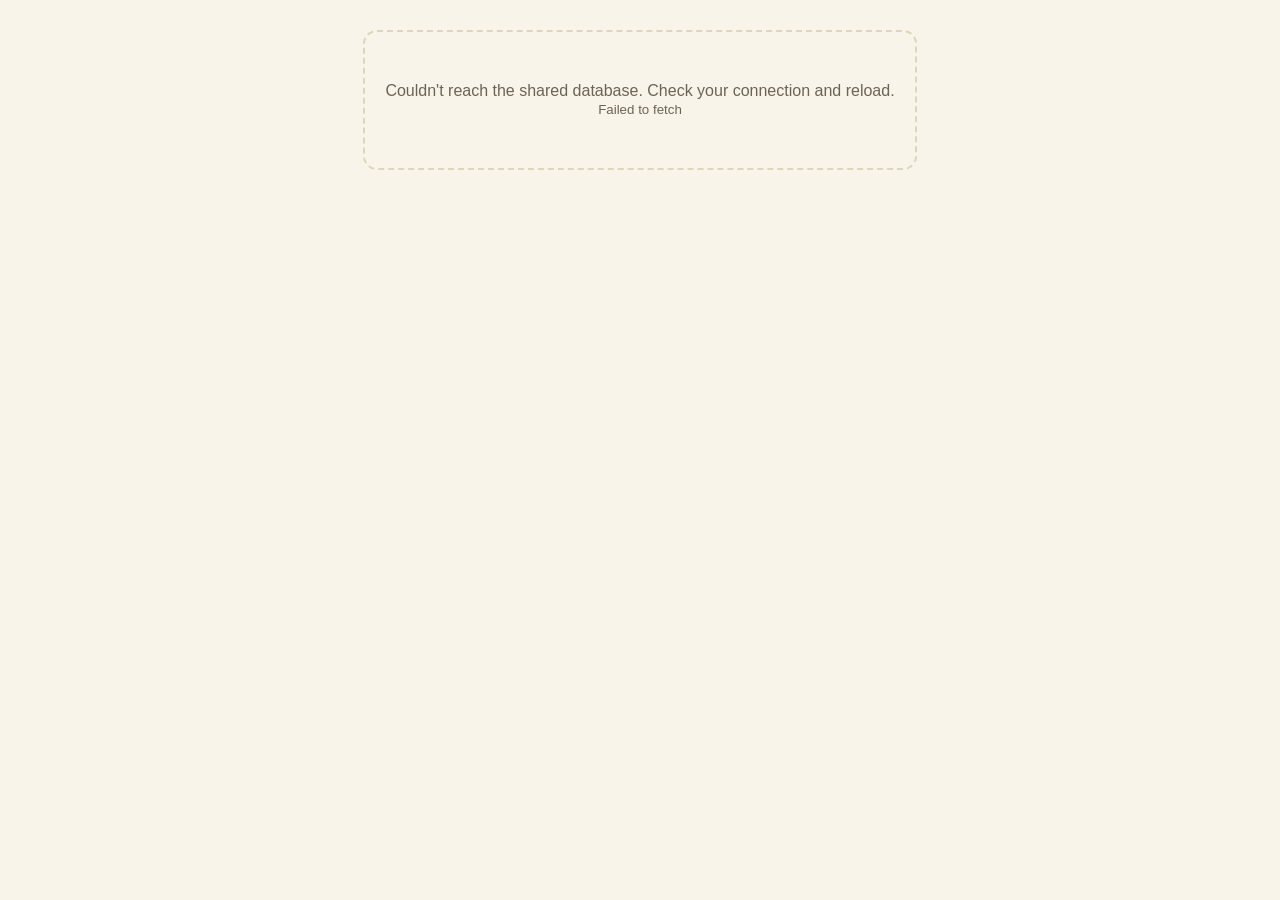
<file: index.html>
<!DOCTYPE html>
<html lang="en">
<head>
<meta charset="UTF-8"/>
<meta name="viewport" content="width=device-width, initial-scale=1.0"/>
<title>Sidenote — study together</title>
<style>
  :root{
    --ink:#20241f; --paper:#f8f4ea; --paper-dim:#efe9d8;
    --chalk:#1f3b32; --chalk-2:#28493e;
    --amber:#e8a13a; --amber-soft:#f6dfb2;
    --teal:#3e8e7e; --teal-soft:#d9ece7;
    --coral:#c65d43; --coral-soft:#f1d9d1;
    --blue:#3d6fa5; --blue-soft:#dbe6f1;
    --line:#ded5bd; --ink-soft:#6b6455;
  }
  *{box-sizing:border-box;}
  html,body{margin:0;padding:0;background:var(--paper);color:var(--ink);
    font-family:-apple-system,BlinkMacSystemFont,'Segoe UI',sans-serif;}
  h1,h2,h3,.serif{font-family:Georgia,'Iowan Old Style','Times New Roman',serif;}
  button{font-family:inherit;}
  #app{min-height:100vh;display:flex;flex-direction:column;}

  .topbar{background:var(--chalk); color:#f3efe1; padding:12px 22px; display:flex; align-items:center; gap:8px; box-shadow:0 2px 10px rgba(0,0,0,0.15); flex-wrap:wrap;}
  .brand{font-size:19px; font-weight:700; letter-spacing:.3px; display:flex; align-items:center; gap:8px; margin-right:10px;}
  .brand .dot{width:9px;height:9px;border-radius:50%;background:var(--amber);}
  .nav-link{background:none; border:none; color:#d9d3bf; font-size:13px; font-weight:600; padding:7px 11px; border-radius:7px; cursor:pointer;}
  .nav-link:hover{background:rgba(255,255,255,0.08); color:#fff;}
  .nav-link.active{background:rgba(232,161,58,0.22); color:#ffd48a;}
  .topbar-spacer{flex:1;}
  .topbar-btn{background:rgba(255,255,255,0.08); border:1px solid rgba(255,255,255,0.18); color:#f3efe1; padding:7px 13px; border-radius:8px; cursor:pointer; font-size:13px; font-weight:600;}
  .topbar-btn:hover{background:rgba(255,255,255,0.16);}
  .whoami{font-size:13px; color:#e4dfcd;}
  .whoami b{color:#fff;}

  main{flex:1; width:100%;}
  .wrap{max-width:980px; margin:0 auto; padding:30px 22px 60px;}
  .page-head{display:flex; align-items:flex-end; justify-content:space-between; margin-bottom:20px; gap:14px; flex-wrap:wrap;}
  .page-head h1{margin:0 0 4px; font-size:28px;}
  .page-head p{margin:0; color:var(--ink-soft); font-size:14px;}
  .btn{background:var(--chalk); color:#fff; border:none; padding:10px 18px; border-radius:9px; font-size:13px; font-weight:700; cursor:pointer; white-space:nowrap;}
  .btn:hover{background:var(--chalk-2);}
  .btn-amber{background:var(--amber); color:#3a2a06;}
  .btn-amber:hover{background:#f2b357;}
  .btn-ghost{background:none; border:1px solid var(--line); color:var(--ink);}
  .btn-ghost:hover{background:var(--paper-dim);}
  .btn-coral{background:var(--coral); color:#fff;}
  .breadcrumb{font-size:12.5px; color:var(--ink-soft); margin-bottom:6px;}
  .breadcrumb a{color:var(--blue); cursor:pointer; text-decoration:none;}
  .breadcrumb a:hover{text-decoration:underline;}

  .video-grid{display:grid; grid-template-columns:repeat(auto-fill,minmax(230px,1fr)); gap:16px;}
  .video-card{background:#fff; border:1px solid var(--line); border-radius:12px; overflow:hidden; cursor:pointer; transition:transform .15s, box-shadow .15s; display:flex; flex-direction:column;}
  .video-card:hover{transform:translateY(-2px); box-shadow:0 8px 20px rgba(32,36,31,0.12);}
  .video-card img{width:100%; aspect-ratio:16/9; object-fit:cover; background:var(--paper-dim); display:block;}
  .video-card-body{padding:11px 13px 13px; display:flex; flex-direction:column; gap:7px;}
  .video-card-title{font-size:14px; font-weight:700; line-height:1.3;}
  .chip{font-size:10px; padding:2px 8px; border-radius:8px; font-weight:700; background:var(--paper-dim); color:var(--ink-soft);}
  .chip-private{background:var(--coral-soft); color:#8a3d29;}
  .chip-public{background:var(--teal-soft); color:#2b5f53;}
  .empty-state{border:2px dashed var(--line); border-radius:14px; padding:50px 20px; text-align:center; color:var(--ink-soft);}

  .topic-grid{display:flex; flex-direction:column; gap:10px;}
  .topic-card{background:#fff; border:1px solid var(--line); border-radius:12px; padding:14px 16px; cursor:pointer; transition:box-shadow .15s, border-color .15s;}
  .topic-card:hover{border-color:var(--amber); box-shadow:0 6px 16px rgba(32,36,31,0.08);}
  .topic-title{font-size:16px; font-weight:700; margin-bottom:3px;}
  .topic-rule{font-size:13px; color:var(--ink-soft); line-height:1.4; margin-bottom:6px;
    display:-webkit-box; -webkit-line-clamp:2; -webkit-box-orient:vertical; overflow:hidden;}
  .topic-meta{font-size:11.5px; color:var(--ink-soft); display:flex; gap:10px; align-items:center;}
  .set-count{background:var(--amber-soft); color:#7a5313; padding:1px 8px; border-radius:8px; font-weight:700;}

  .rule-card{background:#fff; border:1px solid var(--line); border-radius:14px; padding:20px 22px; margin-bottom:22px;}
  .rule-card-top{display:flex; justify-content:space-between; align-items:flex-start; gap:10px;}
  .rule-card h2{margin:0 0 8px; font-size:22px;}
  .rule-body{font-size:14.5px; line-height:1.6; color:#3a362c; white-space:pre-wrap;}
  .rule-owner{font-size:12px; color:var(--ink-soft); margin-top:10px;}

  .set-row{display:flex; align-items:center; gap:12px; background:#fff; border:1px solid var(--line); border-radius:10px; padding:10px 12px; cursor:pointer;}
  .set-row:hover{border-color:var(--amber);}
  .set-thumb{width:78px; aspect-ratio:16/9; object-fit:cover; border-radius:6px; background:var(--paper-dim); flex-shrink:0;}
  .set-info{flex:1; min-width:0;}
  .set-video-title{font-size:13.5px; font-weight:700; white-space:nowrap; overflow:hidden; text-overflow:ellipsis;}
  .set-owner{font-size:12px; color:var(--ink-soft); margin-top:2px;}
  .set-open{background:var(--chalk); color:#fff; border:none; padding:7px 13px; border-radius:7px; font-size:12px; font-weight:700; cursor:pointer; flex-shrink:0;}

  .modal-backdrop{position:fixed; inset:0; background:rgba(20,20,15,0.55); z-index:500; display:flex; align-items:center; justify-content:center; padding:20px;}
  .modal{background:#fff; border-radius:14px; max-width:460px; width:100%; max-height:86vh; overflow-y:auto; padding:22px 24px; box-shadow:0 20px 60px rgba(0,0,0,0.3);}
  .modal h2{margin:0 0 4px; font-size:20px;}
  .modal .sub{color:var(--ink-soft); font-size:13px; margin:0 0 16px;}
  .field{margin-bottom:12px;}
  .field label{display:block; font-size:12px; font-weight:700; color:var(--ink-soft); margin-bottom:4px;}
  .field input[type=text], .field input[type=url], .field textarea, .field select{
    width:100%; padding:9px 10px; border:1px solid var(--line); border-radius:8px; font-size:13px; font-family:inherit; background:var(--paper); color:var(--ink);}
  .field textarea{resize:vertical;}
  .chiplist{display:flex; flex-wrap:wrap; gap:6px; margin-top:6px;}
  .chip-toggle{padding:4px 10px; border-radius:8px; border:1px solid var(--line); background:#fff; font-size:12px; cursor:pointer;}
  .chip-toggle.on{background:var(--chalk); color:#fff; border-color:var(--chalk);}
  .modal-actions{display:flex; justify-content:flex-end; gap:8px; margin-top:16px;}

  .identity-wrap{min-height:100vh; display:flex; align-items:center; justify-content:center; padding:20px; background:radial-gradient(ellipse at top, #2a4b40, var(--chalk) 60%);}
  .identity-card{background:#fbf8ef; border-radius:16px; padding:32px; max-width:420px; width:100%; box-shadow:0 30px 70px rgba(0,0,0,0.35);}
  .identity-card h1{margin:0 0 4px; font-size:24px;}
  .identity-card .sub{color:var(--ink-soft); font-size:13px; margin:0 0 20px;}
  .person-list{display:flex; flex-direction:column; gap:8px; margin-bottom:16px;}
  .person-row{display:flex; align-items:center; gap:10px; padding:10px 12px; border:1px solid var(--line); border-radius:10px; cursor:pointer; background:#fff;}
  .person-row:hover{border-color:var(--amber); background:#fffaf0;}
  .avatar{width:34px; height:34px; border-radius:50%; display:flex; align-items:center; justify-content:center; color:#fff; font-weight:700; font-size:14px; flex-shrink:0;}
  .person-name{font-weight:700; font-size:14px;}

  .video-page{display:flex; gap:0; align-items:flex-start; max-width:1400px; margin:0 auto; padding:18px 18px 40px;}
  .player-col{flex:1; min-width:0;}
  .back-link{background:none; border:none; color:var(--ink-soft); font-size:13px; cursor:pointer; padding:0 0 10px; display:flex; align-items:center; gap:5px;}
  .back-link:hover{color:var(--ink);}
  .player-wrap{position:relative; width:100%; aspect-ratio:16/9; background:#000; border-radius:12px; overflow:hidden;}
  #yt-player-el{width:100%; height:100%;}
  .video-title-row{margin-top:12px;}
  .video-title-row h2{margin:0 0 6px; font-size:19px;}

  #sn-overlay{position:absolute; inset:0; pointer-events:none; overflow:hidden; z-index:5;}
  .sn-float{position:absolute; right:-100%; white-space:nowrap; max-width:70%; display:flex; align-items:center; gap:6px; font-size:14px; font-weight:600; color:#fff;
    background:rgba(10,12,10,0.82); border:1.5px solid var(--amber); border-radius:8px; padding:6px 12px; box-shadow:0 2px 10px rgba(0,0,0,0.5);
    animation:sn-slide 9s linear forwards; pointer-events:auto; cursor:pointer; overflow:hidden; text-overflow:ellipsis;}
  @keyframes sn-slide{0%{right:-50%; opacity:0;} 5%{opacity:1;} 88%{opacity:1;} 100%{right:105%; opacity:0;}}

  .panel-col{width:380px; flex-shrink:0; margin-left:18px; position:sticky; top:18px;}
  .panel{background:#fff; border:1px solid var(--line); border-radius:14px; max-height:calc(100vh - 36px); display:flex; flex-direction:column; overflow:hidden;}
  .panel-head{padding:13px 15px; background:var(--chalk); color:#fff; font-weight:700; font-size:14px;}
  .panel-body{padding:13px; overflow-y:auto; display:flex; flex-direction:column; gap:12px;}

  .sets-filter{display:flex; flex-wrap:wrap; gap:6px;}
  .set-chip{padding:5px 10px; border-radius:8px; border:1px solid var(--line); background:#fff; font-size:11.5px; cursor:pointer;}
  .set-chip.on{background:var(--amber); border-color:var(--amber); color:#3a2a06; font-weight:700;}

  .new-btn{background:var(--amber-soft); color:#7a5313; border:1.5px dashed var(--amber); border-radius:9px; padding:9px; font-size:13px; font-weight:700; cursor:pointer;}
  .new-btn:hover{background:#f2d79a;}
  .new-btn[disabled]{opacity:.5; cursor:not-allowed;}

  .prob-form{display:flex; flex-direction:column; gap:8px; background:var(--paper); border:1px solid var(--line); border-radius:10px; padding:12px;}
  .prob-form textarea, .prob-form input, .prob-form select{width:100%; padding:7px 9px; border:1px solid var(--line); border-radius:7px; font-size:12.5px; font-family:inherit; background:#fff;}
  .locked-time{font-size:11.5px; color:var(--ink-soft); display:flex; align-items:center; gap:6px; flex-wrap:wrap;}
  .tiny-btn{background:#fff; border:1px solid var(--line); border-radius:6px; padding:3px 8px; font-size:11px; cursor:pointer;}
  .tiny-btn:hover{border-color:var(--amber);}
  .hint-row{display:flex; gap:6px; align-items:center;}
  .hint-num{font-size:11px; font-weight:700; color:var(--amber); width:14px;}
  .form-btns{display:flex; justify-content:flex-end; gap:8px;}

  .problem-list{display:flex; flex-direction:column; gap:10px;}
  .p-empty{color:var(--ink-soft); font-size:12.5px; padding:4px 0;}
  .p-card{border:1px solid var(--line); border-radius:11px; padding:11px; display:flex; flex-direction:column; gap:7px; transition:box-shadow .3s, border-color .3s;}
  .p-flash{border-color:var(--amber); box-shadow:0 0 0 3px var(--amber-soft);}
  .p-top{display:flex; align-items:center; gap:6px; flex-wrap:wrap; font-size:11px;}
  .p-time{color:#b1780f; font-weight:700; cursor:pointer;}
  .p-time:hover{text-decoration:underline;}
  .p-topic{padding:1px 8px; border-radius:8px; font-weight:700; background:var(--blue-soft); color:var(--blue);}
  .p-tag{padding:1px 8px; border-radius:8px; font-weight:700;}
  .p-discuss{color:#2b5f53; background:var(--teal-soft); padding:1px 7px; border-radius:6px;}
  .p-owner{color:var(--ink-soft); margin-left:auto;}
  .p-text{font-size:13.5px; line-height:1.4;}
  .p-rule-link{align-self:flex-start; background:none; border:none; color:var(--blue); font-size:11.5px; cursor:pointer; padding:0;}
  .p-rule-link:hover{text-decoration:underline;}
  .p-rule-inline{background:var(--blue-soft); border:1px solid #c3d4e6; border-radius:7px; padding:8px 10px; font-size:12px; color:#2c4d70; white-space:pre-wrap;}
  .p-controls{display:flex; gap:6px; flex-wrap:wrap;}
  .p-mini-btn{background:none; border:1px solid var(--line); color:var(--ink-soft); border-radius:7px; padding:4px 9px; font-size:11px; cursor:pointer;}
  .p-mini-btn:hover{border-color:var(--amber); color:#7a5313;}
  .p-edit:hover{border-color:var(--blue); color:var(--blue);}
  .p-delete:hover{border-color:var(--coral); color:var(--coral);}
  .p-expanded{display:flex; flex-direction:column; gap:9px; padding-top:7px; border-top:1px dashed var(--line);}

  .hints-block{display:flex; flex-direction:column; gap:6px;}
  .hint-shown{background:var(--teal-soft); border:1px solid #bfe0d7; border-radius:7px; padding:6px 9px; font-size:12px; color:#215347;}
  .hint-reveal{align-self:flex-start; background:var(--teal-soft); color:#215347; border:1px dashed var(--teal); border-radius:7px; padding:5px 10px; font-size:11px; font-weight:700; cursor:pointer;}

  .comment-toggle{background:none; border:none; color:var(--ink-soft); font-size:11px; cursor:pointer; text-align:left; padding:0;}
  .comment-toggle:hover{color:var(--ink);}
  .comments-block{display:flex; flex-direction:column; gap:5px; margin-top:4px; padding-left:10px; border-left:2px solid var(--line);}
  .comment-item{font-size:12px;}
  .comment-user{font-weight:700; margin-right:5px;}
  .comment-add{display:flex; gap:5px; margin-top:2px;}
  .comment-add input{flex:1; padding:5px 8px; border:1px solid var(--line); border-radius:6px; font-size:11.5px;}

  .answers-list{display:flex; flex-direction:column; gap:7px;}
  .answer-item{background:var(--paper); border:1px solid var(--line); border-radius:8px; padding:8px 10px;}
  .answer-top{display:flex; justify-content:space-between; font-size:11px; margin-bottom:3px;}
  .answer-user{font-weight:700;}
  .answer-time{color:var(--ink-soft);}
  .answer-text{font-size:13px;}

  .answer-input-row{display:flex; gap:6px; align-items:flex-end;}
  .answer-input-row textarea{flex:1; padding:7px 9px; border:1px solid var(--line); border-radius:7px; font-size:12.5px; font-family:inherit;}
  .mic-btn{background:#fff; border:1px solid var(--line); border-radius:7px; width:30px; height:28px; cursor:pointer; font-size:13px;}
  .mic-btn.rec{background:var(--coral-soft); border-color:var(--coral); animation:pulse 1.2s ease-in-out infinite;}
  @keyframes pulse{0%,100%{opacity:1;} 50%{opacity:.5;}}
  .send-btn{background:var(--chalk); color:#fff; border:none; border-radius:7px; padding:7px 12px; font-size:12px; font-weight:700; cursor:pointer;}

  @media (max-width: 880px){
    .video-page{flex-direction:column;}
    .panel-col{width:100%; margin-left:0; margin-top:16px; position:static;}
  }
</style>
</head>
<body>
<div id="app"></div>

<script>
(function(){
  'use strict';

  // ── SUPABASE (shared backend — also used by the browser extension) ───────
  const SB_URL = 'https://fprrbxxwfkddkjjblueb.supabase.co';
  const SB_KEY = 'sb_publishable_GM2tjFx2LN43guCzYHuzUA_M_ZpW7Hl';

  async function sb(path, opts){
    opts = opts || {};
    const res = await fetch(SB_URL + '/rest/v1/' + path, {
      method: opts.method || 'GET',
      headers: Object.assign({
        'apikey': SB_KEY, 'Authorization': 'Bearer ' + SB_KEY,
        'Content-Type': 'application/json',
        'Prefer': opts.prefer || 'return=representation'
      }, opts.headers || {}),
      body: opts.body ? JSON.stringify(opts.body) : undefined
    });
    if(!res.ok){ const t = await res.text(); console.error('Supabase error', res.status, t); throw new Error(t); }
    const txt = await res.text();
    return txt ? JSON.parse(txt) : null;
  }
  function sbSelect(table, query){ return sb(table + (query ? '?' + query : '')); }
  function sbInsert(table, rows){ return sb(table, { method: 'POST', body: rows }); }
  function sbUpdate(table, id, patch){ return sb(table + '?id=eq.' + id, { method: 'PATCH', body: patch }); }
  function sbDelete(table, query){ return sb(table + '?' + query, { method: 'DELETE', prefer: 'return=minimal' }); }
  function toMs(iso){ return iso ? new Date(iso).getTime() : Date.now(); }

  const TAG_COLORS = ['#e8a13a','#8f7fd1','#3e8e7e','#c65d43','#5a8fc7','#c76e9c'];
  const AVATAR_COLORS = ['#c65d43','#3e8e7e','#5a8fc7','#8f7fd1','#c76e9c','#b1780f'];
  const DEFAULT_TAGS = ['warm-up','discuss','vocab','math','general'];

  function colorFor(str, palette){ let h=0; for(let i=0;i<(str||'').length;i++) h=(h*31+str.charCodeAt(i))>>>0; return palette[h % palette.length]; }
  function escH(s){ return String(s==null?'':s).replace(/&/g,'&amp;').replace(/</g,'&lt;').replace(/>/g,'&gt;').replace(/"/g,'&quot;'); }
  function fmtTime(s){ s=Math.floor(s||0); const m=Math.floor(s/60), ss=(s%60).toString().padStart(2,'0'); return m+':'+ss; }
  function timeAgo(ms){ const s=Math.floor((Date.now()-ms)/1000); if(s<60) return 'just now'; if(s<3600) return Math.floor(s/60)+'m ago'; if(s<86400) return Math.floor(s/3600)+'h ago'; return Math.floor(s/86400)+'d ago'; }

  // window.storage (artifact-local, per-browser) is only used for "which
  // person am I on this device" — everything else now lives in Supabase.
  async function stGet(key, shared){ try{ const r = await window.storage.get(key, !!shared); return r ? r.value : null; } catch(e){ return null; } }
  async function stSet(key, value, shared){ try{ await window.storage.set(key, value, !!shared); } catch(e){} }

  // ── STATE ────────────────────────────────────────────────────────────────
  let identityId = null;
  let users = [];
  let videos = [];
  let tags = DEFAULT_TAGS.slice();
  let topics = [];

  let view = 'home';
  let peopleModalOpen = false;
  let addVideoModalOpen = false;
  let newTopicModalOpen = false;

  let currentTopicId = null;
  let currentVideoId = null;
  let currentVideoData = null;
  let cameFromTopic = null;

  let catalogSets = {};        // key -> {topicId, videoId, ownerId, count} — cross-video, for the Catalog
  let catalogLoading = false;

  let ytPlayer = null, ytReady = false, pollTimer = null, lastFloatSecond = -1;

  let activeSet = null;
  let expandedProblem = {}; let expandedComments = {}; let hintsRevealed = {}; let expandedRule = {};
  let editingProblemId = null; let formTime = 0;

  let recognizer = null, recordingProblemId = null, wasPlayingBeforeVoice = false;

  function me(){ return users.find(u=>u.id===identityId) || null; }
  function userById(id){ return users.find(u=>u.id===id); }
  function userName(id){ const u=userById(id); return u ? u.name : 'Someone'; }
  function userColor(id){ const u=userById(id); return u ? u.color : '#999'; }
  function topicById(id){ return topics.find(t=>t.id===id); }

  // ── LOAD / MAP HELPERS ──────────────────────────────────────────────────
  async function loadUsers(){ return await sbSelect('users','order=created_at'); }
  async function loadTags(){ const rows = await sbSelect('tags','select=name&order=name'); return rows.map(r=>r.name); }
  async function loadTopics(){
    const rows = await sbSelect('topics','order=created_at');
    rows.forEach(t=>{ t.ownerId = t.owner_id; t.createdAt = toMs(t.created_at); });
    return rows;
  }
  async function loadVideos(){
    const rows = await sbSelect('videos','order=created_at');
    const allowed = rows.length ? await sbSelect('video_allowed_users','select=video_id,user_id') : [];
    rows.forEach(v=>{
      v.embedId = v.embed_id; v.ownerId = v.owner_id; v.createdAt = toMs(v.created_at);
      v.allowedUserIds = allowed.filter(a=>a.video_id===v.id).map(a=>a.user_id);
    });
    return rows;
  }
  async function loadProblemsForVideo(videoId){
    const problems = await sbSelect('problems','video_id=eq.'+videoId+'&order=time_seconds');
    if(!problems.length) return [];
    const ids = problems.map(p=>p.id);
    const idList = '(' + ids.join(',') + ')';
    const [hints, answers] = await Promise.all([
      sbSelect('hints','problem_id=in.'+idList+'&order=level'),
      sbSelect('answers','problem_id=in.'+idList+'&order=created_at')
    ]);
    const answerIds = answers.map(a=>a.id);
    const allTargets = ids.concat(answerIds);
    const comments = allTargets.length ? await sbSelect('comments','target_id=in.(' + allTargets.join(',') + ')') : [];
    problems.forEach(p=>{
      p.topicId = p.topic_id; p.time = p.time_seconds; p.needsAnswer = p.needs_answer;
      p.ownerId = p.owner_id; p.createdAt = toMs(p.created_at); p.color = colorFor(p.tag, TAG_COLORS);
      p.hints = hints.filter(h=>h.problem_id===p.id).sort((a,b)=>a.level-b.level).map(h=>h.text);
      p.answers = answers.filter(a=>a.problem_id===p.id).map(a=>({
        id:a.id, userId:a.user_id, type:a.type, text:a.text, hintsUsed:a.hints_used, createdAt: toMs(a.created_at),
        comments: comments.filter(c=>c.target_type==='answer' && c.target_id===a.id)
                           .map(c=>({id:c.id, userId:c.user_id, text:c.text, createdAt: toMs(c.created_at)}))
      }));
      p.comments = comments.filter(c=>c.target_type==='problem' && c.target_id===p.id)
                            .map(c=>({id:c.id, userId:c.user_id, text:c.text, createdAt: toMs(c.created_at)}));
    });
    return problems;
  }

  // ── INIT ─────────────────────────────────────────────────────────────────
  async function init(){
    try{
      const [u, v, t, tp, myId] = await Promise.all([ loadUsers(), loadVideos(), loadTags(), loadTopics(), stGet('my-identity', false) ]);
      users = u; videos = v; tags = t.length?t:DEFAULT_TAGS.slice(); topics = tp;
      identityId = myId && users.some(x=>x.id===myId) ? myId : null;
    }catch(e){
      document.getElementById('app').innerHTML = '<div class="wrap"><div class="empty-state">Couldn\'t reach the shared database. Check your connection and reload.<br><small>'+escH(e.message||'')+'</small></div></div>';
      return;
    }
    render();
  }

  // ── ROOT RENDER ──────────────────────────────────────────────────────────
  function render(){
    const app = document.getElementById('app');
    if(!identityId){ app.innerHTML = renderIdentityScreen(true); wireIdentityScreen(true); return; }
    let html = renderTopbar() + '<main>';
    if(view==='video' && currentVideoId) html += renderVideoPage();
    else if(view==='topic' && currentTopicId) html += renderTopicPage();
    else if(view==='catalog') html += renderCatalog();
    else html += renderHome();
    html += '</main>';
    if(peopleModalOpen) html += '<div class="modal-backdrop" id="people-backdrop"><div class="modal">' + renderIdentityScreen(false) + '</div></div>';
    if(addVideoModalOpen) html += renderAddVideoModal();
    if(newTopicModalOpen) html += renderNewTopicModal();
    app.innerHTML = html;
    wireTopbar();
    if(view==='video' && currentVideoId) wireVideoPage();
    else if(view==='topic' && currentTopicId) wireTopicPage();
    else if(view==='catalog') wireCatalog();
    else wireHome();
    if(peopleModalOpen) wireIdentityScreen(false);
    if(addVideoModalOpen) wireAddVideoModal();
    if(newTopicModalOpen) wireNewTopicModal();
  }

  // ── TOPBAR ───────────────────────────────────────────────────────────────
  function renderTopbar(){
    const m = me();
    return (
      '<div class="topbar">' +
        '<div class="brand"><span class="dot"></span>Sidenote</div>' +
        '<button class="nav-link '+(view==='home'?'active':'')+'" id="nav-home">Videos</button>' +
        '<button class="nav-link '+(view==='catalog'||view==='topic'?'active':'')+'" id="nav-catalog">📚 Catalog</button>' +
        '<div class="topbar-spacer"></div>' +
        (m ? ('<div class="whoami">You\'re <b>'+escH(m.name)+'</b></div><button class="topbar-btn" id="tb-switch">Switch person</button>') : '') +
      '</div>'
    );
  }
  function wireTopbar(){
    document.getElementById('nav-home').onclick = () => { stopPoll(); view='home'; render(); };
    document.getElementById('nav-catalog').onclick = async () => { stopPoll(); view='catalog'; render(); await loadCatalogData(); };
    const b = document.getElementById('tb-switch');
    if(b) b.onclick = () => { peopleModalOpen = true; render(); };
  }

  // ── IDENTITY / PEOPLE SCREEN ─────────────────────────────────────────────
  function renderIdentityScreen(blocking){
    const wrapOpen = blocking ? '<div class="identity-wrap"><div class="identity-card">' : '';
    const wrapClose = blocking ? '</div></div>' : '';
    return (
      wrapOpen +
      (blocking ? '<h1>Who\'s here?</h1><p class="sub">Pick your name, or add yourself to this family.</p>' :
                   '<h2>Switch person</h2><p class="sub">Pick who you are, or add someone new.</p>') +
      '<div class="person-list">' +
        (users.length ? users.map(u =>
          '<div class="person-row" data-pick="'+u.id+'">' +
            '<div class="avatar" style="background:'+u.color+'">'+escH(u.name.slice(0,1).toUpperCase())+'</div>' +
            '<div class="person-name">'+escH(u.name)+'</div>' +
          '</div>'
        ).join('') : '<div class="p-empty">No one here yet — add the first person below.</div>') +
      '</div>' +
      '<div class="field"><label>Name</label><input type="text" id="id-name" placeholder="e.g. Mom, Alex..." maxlength="30"/></div>' +
      '<button class="btn btn-amber" id="id-add" style="width:100%">Add &amp; continue</button>' +
      (blocking ? '' : '<div class="modal-actions"><button class="btn btn-ghost" id="id-cancel">Close</button></div>') +
      wrapClose
    );
  }
  function wireIdentityScreen(blocking){
    document.querySelectorAll('[data-pick]').forEach(row=>{
      row.onclick = async () => { identityId = row.dataset.pick; await stSet('my-identity', identityId, false); peopleModalOpen = false; render(); };
    });
    const addBtn = document.getElementById('id-add');
    if(addBtn) addBtn.onclick = async () => {
      const name = document.getElementById('id-name').value.trim();
      if(!name) return;
      addBtn.disabled = true;
      try{
        const rows = await sbInsert('users', [{ name, color: colorFor(name, AVATAR_COLORS) }]);
        const newUser = rows[0];
        users.push(newUser);
        identityId = newUser.id;
        await stSet('my-identity', identityId, false);
        peopleModalOpen = false;
      }catch(e){ alert('Could not add person: ' + e.message); }
      render();
    };
    const cancelBtn = document.getElementById('id-cancel');
    if(cancelBtn) cancelBtn.onclick = () => { peopleModalOpen = false; render(); };
    const backdrop = document.getElementById('people-backdrop');
    if(backdrop) backdrop.onclick = (e) => { if(e.target.id==='people-backdrop'){ peopleModalOpen=false; render(); } };
  }

  // ── HOME (video library) ─────────────────────────────────────────────────
  function visibleVideos(){ return videos.filter(v => v.visibility==='public' || v.ownerId===identityId || (v.allowedUserIds||[]).includes(identityId)); }
  function renderHome(){
    const vids = visibleVideos();
    return (
      '<div class="wrap">' +
        '<div class="page-head"><div><h1>Your videos</h1><p>Every video anyone\'s added problems to — including from the browser extension.</p></div>' +
          '<button class="btn btn-amber" id="hb-add-video">+ Add video</button></div>' +
        (vids.length ? '<div class="video-grid">' + vids.map(videoCardHTML).join('') + '</div>' :
          '<div class="empty-state">No videos yet. Add a YouTube link to get started.</div>') +
      '</div>'
    );
  }
  function videoCardHTML(v){
    const thumb = 'https://img.youtube.com/vi/'+v.embedId+'/hqdefault.jpg';
    return (
      '<div class="video-card" data-open="'+v.id+'">' +
        '<img src="'+thumb+'" alt=""/>' +
        '<div class="video-card-body">' +
          '<div class="video-card-title">'+escH(v.title)+'</div>' +
          '<div class="chiplist"><span class="chip '+(v.visibility==='public'?'chip-public':'chip-private')+'">'+(v.visibility==='public'?'public':'private')+'</span></div>' +
        '</div>' +
      '</div>'
    );
  }
  function wireHome(){
    document.getElementById('hb-add-video').onclick = () => { addVideoModalOpen = true; render(); };
    document.querySelectorAll('[data-open]').forEach(card=>{ card.onclick = () => openVideo(card.dataset.open, null); });
  }

  // ── ADD VIDEO MODAL ─────────────────────────────────────────────────────
  let addVideoState = { visibility:'public', allowed:[] };
  function extractYouTubeId(url){
    try{
      const u = new URL(url.trim());
      if(u.hostname.includes('youtu.be')) return u.pathname.slice(1).split(/[/?#]/)[0];
      if(u.pathname.startsWith('/shorts/')) return u.pathname.replace('/shorts/','').split(/[/?#]/)[0];
      if(u.searchParams.get('v')) return u.searchParams.get('v');
      return null;
    }catch(e){ return null; }
  }
  function renderAddVideoModal(){
    addVideoState = { visibility:'public', allowed:[] };
    return (
      '<div class="modal-backdrop" id="av-backdrop"><div class="modal">' +
        '<h2>Add a video</h2><p class="sub">Paste any YouTube link.</p>' +
        '<div class="field"><label>YouTube URL</label><input type="url" id="av-url" placeholder="https://www.youtube.com/watch?v=..."/></div>' +
        '<div class="field"><label>Title</label><input type="text" id="av-title" maxlength="120" placeholder="What is this video about?"/></div>' +
        '<div class="field"><label>Who can see this</label><select id="av-visibility"><option value="public">Everyone</option><option value="private">Only specific people</option></select></div>' +
        '<div class="field" id="av-allowed-wrap" style="display:none"><label>Allowed people</label><div class="chiplist">' +
          users.map(u=>'<button type="button" class="chip-toggle" data-user="'+u.id+'">'+escH(u.name)+'</button>').join('') +
        '</div></div>' +
        '<div class="modal-actions"><button class="btn btn-ghost" id="av-cancel">Cancel</button><button class="btn btn-amber" id="av-save">Add video</button></div>' +
      '</div></div>'
    );
  }
  function wireAddVideoModal(){
    document.getElementById('av-cancel').onclick = () => { addVideoModalOpen=false; render(); };
    document.getElementById('av-backdrop').onclick = (e)=>{ if(e.target.id==='av-backdrop'){ addVideoModalOpen=false; render(); } };
    const visSel = document.getElementById('av-visibility');
    visSel.onchange = () => { addVideoState.visibility = visSel.value; document.getElementById('av-allowed-wrap').style.display = visSel.value==='private' ? '' : 'none'; };
    document.querySelectorAll('[data-user]').forEach(btn=>{
      btn.onclick = () => { btn.classList.toggle('on'); const uidv = btn.dataset.user; addVideoState.allowed = addVideoState.allowed.includes(uidv) ? addVideoState.allowed.filter(x=>x!==uidv) : [...addVideoState.allowed, uidv]; };
    });
    document.getElementById('av-save').onclick = async () => {
      const url = document.getElementById('av-url').value.trim();
      const title = document.getElementById('av-title').value.trim() || 'Untitled video';
      const embedId = extractYouTubeId(url);
      if(!embedId){ alert('That doesn\'t look like a valid YouTube URL.'); return; }
      try{
        const existing = await sbSelect('videos','embed_id=eq.'+embedId+'&limit=1');
        let v;
        if(existing && existing.length){
          v = existing[0];
        } else {
          const rows = await sbInsert('videos', [{ url, title, embed_id: embedId, visibility: addVideoState.visibility, owner_id: identityId }]);
          v = rows[0];
          if(addVideoState.visibility==='private' && addVideoState.allowed.length){
            await sbInsert('video_allowed_users', addVideoState.allowed.map(uidv=>({ video_id: v.id, user_id: uidv })));
          }
        }
        v.embedId = v.embed_id; v.ownerId = v.owner_id; v.createdAt = toMs(v.created_at);
        v.allowedUserIds = addVideoState.visibility==='private' ? addVideoState.allowed : [];
        if(!videos.some(x=>x.id===v.id)) videos.push(v);
        addVideoModalOpen = false;
        openVideo(v.id, null);
      }catch(e){ alert('Could not add video: ' + e.message); }
    };
  }

  // ── CATALOG (table of contents) ─────────────────────────────────────────
  async function loadCatalogData(){
    catalogLoading = true; render();
    try{
      const rows = await sbSelect('problems','select=video_id,topic_id,owner_id');
      catalogSets = {};
      rows.forEach(r=>{
        if(!r.topic_id) return;
        const key = r.topic_id+'|'+r.video_id+'|'+r.owner_id;
        if(!catalogSets[key]) catalogSets[key] = { topicId: r.topic_id, videoId: r.video_id, ownerId: r.owner_id, count: 0 };
        catalogSets[key].count++;
      });
    }catch(e){ console.error(e); }
    catalogLoading = false; render();
  }
  function setsForTopic(topicId){ return Object.values(catalogSets).filter(s=>s.topicId===topicId); }
  function renderCatalog(){
    return (
      '<div class="wrap">' +
        '<div class="page-head"><div><h1>Catalog</h1><p>Topics with a rule to learn, and the problem sets people have built for them.</p></div>' +
          '<button class="btn btn-amber" id="cb-new-topic">+ New Topic</button></div>' +
        (catalogLoading ? '<div class="p-empty">Loading…</div>' : (
          topics.length ? '<div class="topic-grid">' + topics.map(topicCardHTML).join('') + '</div>' :
          '<div class="empty-state">No topics yet. A topic holds a rule/explanation, and any number of problem sets people build for it.</div>'
        )) +
      '</div>'
    );
  }
  function topicCardHTML(t){
    const n = catalogLoading ? null : setsForTopic(t.id).length;
    return (
      '<div class="topic-card" data-topic="'+t.id+'">' +
        '<div class="topic-title">'+escH(t.title)+'</div>' +
        '<div class="topic-rule">'+escH(t.rule)+'</div>' +
        '<div class="topic-meta">by '+escH(userName(t.ownerId))+ (n!=null ? ' <span class="set-count">'+n+' problem set'+(n!==1?'s':'')+'</span>' : '') + '</div>' +
      '</div>'
    );
  }
  function wireCatalog(){
    document.getElementById('cb-new-topic').onclick = () => { newTopicModalOpen = true; render(); };
    document.querySelectorAll('[data-topic]').forEach(card=>{
      card.onclick = () => { currentTopicId = card.dataset.topic; view = 'topic'; render(); };
    });
  }
  function renderNewTopicModal(){
    return (
      '<div class="modal-backdrop" id="nt-backdrop"><div class="modal">' +
        '<h2>New topic</h2><p class="sub">A topic is a rule or concept — problems from any video can live under it.</p>' +
        '<div class="field"><label>Title</label><input type="text" id="nt-title" maxlength="80" placeholder="e.g. Adding fractions"/></div>' +
        '<div class="field"><label>Rule / explanation</label><textarea id="nt-rule" rows="4" maxlength="800" placeholder="Explain the rule before kids see any problems..."></textarea></div>' +
        '<div class="modal-actions"><button class="btn btn-ghost" id="nt-cancel">Cancel</button><button class="btn btn-amber" id="nt-save">Create topic</button></div>' +
      '</div></div>'
    );
  }
  function wireNewTopicModal(){
    document.getElementById('nt-cancel').onclick = () => { newTopicModalOpen=false; render(); };
    document.getElementById('nt-backdrop').onclick = (e)=>{ if(e.target.id==='nt-backdrop'){ newTopicModalOpen=false; render(); } };
    document.getElementById('nt-save').onclick = async () => {
      const title = document.getElementById('nt-title').value.trim();
      const rule = document.getElementById('nt-rule').value.trim();
      if(!title || !rule) return;
      try{
        const rows = await sbInsert('topics', [{ title, rule, owner_id: identityId }]);
        const t = rows[0]; t.ownerId = t.owner_id; t.createdAt = toMs(t.created_at);
        topics.push(t);
        newTopicModalOpen = false;
        currentTopicId = t.id; view = 'topic';
        render();
      }catch(e){ alert('Could not create topic: ' + e.message); }
    };
  }

  // ── TOPIC PAGE ───────────────────────────────────────────────────────────
  function renderTopicPage(){
    const t = topicById(currentTopicId);
    if(!t) return '<div class="wrap">Topic not found.</div>';
    const isOwner = t.ownerId === identityId;
    const sets = catalogLoading ? [] : setsForTopic(t.id);
    return (
      '<div class="wrap">' +
        '<div class="breadcrumb"><a id="bc-catalog">Catalog</a> / '+escH(t.title)+'</div>' +
        '<div class="rule-card">' +
          '<div class="rule-card-top"><h2>'+escH(t.title)+'</h2>' +
            (isOwner ? '<div><button class="tiny-btn" id="tp-edit">✎ Edit</button> <button class="tiny-btn" id="tp-delete">🗑 Delete</button></div>' : '') +
          '</div>' +
          '<div class="rule-body">'+escH(t.rule)+'</div>' +
          '<div class="rule-owner">Added by '+escH(userName(t.ownerId))+'</div>' +
        '</div>' +
        '<div class="page-head"><h1 style="font-size:19px">Problem sets</h1><button class="btn btn-amber" id="tp-add-set">+ Add problems to this topic</button></div>' +
        (catalogLoading ? '<div class="p-empty">Loading…</div>' : (
          sets.length ? '<div class="topic-grid">' + sets.map(setRowHTML).join('') + '</div>' :
          '<div class="empty-state">No one has added problems for this topic yet — from here, or from the extension while watching a video.</div>'
        )) +
      '</div>'
    );
  }
  function setRowHTML(s){
    const v = videos.find(x=>x.id===s.videoId);
    if(!v) return '';
    return (
      '<div class="set-row" data-video="'+s.videoId+'" data-owner="'+s.ownerId+'">' +
        '<img class="set-thumb" src="https://img.youtube.com/vi/'+v.embedId+'/mqdefault.jpg" alt=""/>' +
        '<div class="set-info"><div class="set-video-title">'+escH(v.title)+'</div><div class="set-owner">'+escH(userName(s.ownerId))+' · '+s.count+' problem'+(s.count!==1?'s':'')+'</div></div>' +
        '<button class="set-open">Open</button>' +
      '</div>'
    );
  }
  function wireTopicPage(){
    document.getElementById('bc-catalog').onclick = () => { view='catalog'; render(); loadCatalogData(); };
    const editBtn = document.getElementById('tp-edit');
    if(editBtn) editBtn.onclick = () => { newTopicModalOpen = true; render(); openEditTopicModal(); };
    const delBtn = document.getElementById('tp-delete');
    if(delBtn) delBtn.onclick = async () => {
      const t = topicById(currentTopicId);
      const inUse = await sbSelect('problems','topic_id=eq.'+t.id+'&select=id&limit=1');
      if(inUse && inUse.length){ alert('Can\'t delete — problems are still using this topic. Delete those problems first, or leave the topic in place.'); return; }
      if(!confirm('Delete this topic?')) return;
      await sbDelete('topics','id=eq.'+t.id);
      topics = topics.filter(x=>x.id!==t.id);
      view='catalog'; render();
    };
    document.getElementById('tp-add-set').onclick = () => { openSetPicker(); };
    document.querySelectorAll('.set-row').forEach(row=>{
      row.onclick = () => openVideo(row.dataset.video, { topicId: currentTopicId, ownerId: row.dataset.owner });
    });
  }
  function openEditTopicModal(){
    const t = topicById(currentTopicId);
    setTimeout(() => {
      document.getElementById('nt-title').value = t.title;
      document.getElementById('nt-rule').value = t.rule;
      document.querySelector('.modal h2').textContent = 'Edit topic';
      const saveBtn = document.getElementById('nt-save');
      saveBtn.textContent = 'Save changes';
      saveBtn.onclick = async () => {
        const title = document.getElementById('nt-title').value.trim();
        const rule = document.getElementById('nt-rule').value.trim();
        if(!title || !rule) return;
        await sbUpdate('topics', t.id, { title, rule });
        Object.assign(t, { title, rule });
        newTopicModalOpen = false;
        render();
      };
    }, 0);
  }
  function openSetPicker(){
    const vids = visibleVideos();
    if(!vids.length){ alert('Add a video first from the Videos page.'); return; }
    const list = vids.map((v,i)=> (i+1)+'. '+v.title).join('\n');
    const choice = prompt('Which video? Type the number:\n'+list);
    const idx = parseInt(choice,10) - 1;
    if(isNaN(idx) || !vids[idx]) return;
    openVideo(vids[idx].id, { topicId: currentTopicId, ownerId: identityId });
  }

  // ── OPEN VIDEO / YOUTUBE PLAYER ─────────────────────────────────────────
  async function openVideo(id, presetSet){
    stopPoll();
    currentVideoId = id;
    currentVideoData = { problems: [] };
    expandedProblem = {}; expandedComments = {}; hintsRevealed = {}; expandedRule = {}; editingProblemId = null;
    lastFloatSecond = -1;
    activeSet = presetSet || null;
    cameFromTopic = presetSet ? presetSet.topicId : null;
    view = 'video';
    render();
    try{ currentVideoData.problems = await loadProblemsForVideo(id); }catch(e){ console.error(e); }
    render();
    loadYouTubeAPI(() => mountPlayer());
  }
  function loadYouTubeAPI(cb){
    if(window.YT && window.YT.Player){ cb(); return; }
    if(window.__sn_yt_loading){ window.__sn_yt_callbacks.push(cb); return; }
    window.__sn_yt_loading = true; window.__sn_yt_callbacks = [cb];
    window.onYouTubeIframeAPIReady = () => { window.__sn_yt_callbacks.forEach(f=>f()); };
    const tag = document.createElement('script'); tag.src = 'https://www.youtube.com/iframe_api'; document.head.appendChild(tag);
  }
  function mountPlayer(){
    const video = videos.find(v=>v.id===currentVideoId);
    if(!video) return;
    const el = document.getElementById('yt-player-el');
    if(!el) return;
    ytPlayer = new YT.Player('yt-player-el', { videoId: video.embedId, playerVars: { rel: 0, origin: window.location.origin }, events: { onReady: () => { ytReady = true; startPoll(); } } });
  }
  function startPoll(){
    stopPoll();
    pollTimer = setInterval(() => {
      if(!ytPlayer || !ytReady || typeof ytPlayer.getCurrentTime !== 'function') return;
      let t; try{ t = Math.floor(ytPlayer.getCurrentTime()); } catch(e){ return; }
      if(t !== lastFloatSecond){ lastFloatSecond = t; checkTime(t); }
    }, 500);
  }
  function stopPoll(){ if(pollTimer) clearInterval(pollTimer); pollTimer = null; ytReady = false; }

  function displayedProblems(){
    const all = currentVideoData.problems || [];
    if(!activeSet) return all;
    return all.filter(p => p.topicId===activeSet.topicId && p.ownerId===activeSet.ownerId);
  }
  function checkTime(t){ displayedProblems().forEach(p => { if(p.time === t) floatProblem(p); }); }
  function floatProblem(p){
    const overlay = document.getElementById('sn-overlay'); if(!overlay) return;
    const el = document.createElement('div'); el.className = 'sn-float';
    el.style.borderColor = p.color || colorFor(p.tag, TAG_COLORS);
    el.style.top = (15 + Math.random()*60) + '%';
    el.innerHTML = '<span>🧩</span><span style="color:'+(p.color||colorFor(p.tag,TAG_COLORS))+';font-weight:700">#'+escH(p.tag)+'</span><span>'+escH(p.text)+'</span>';
    el.onclick = () => scrollToProblem(p.id);
    overlay.appendChild(el);
    setTimeout(()=>el.remove(), 9000);
  }

  // ── VIDEO PAGE ───────────────────────────────────────────────────────────
  function distinctSets(){
    const map = {};
    (currentVideoData.problems||[]).forEach(p=>{
      const key = p.topicId+'|'+p.ownerId;
      if(!map[key]) map[key] = { topicId: p.topicId, ownerId: p.ownerId, count: 0 };
      map[key].count++;
    });
    return Object.values(map);
  }
  function renderVideoPage(){
    const video = videos.find(v=>v.id===currentVideoId);
    if(!video) return '<div class="wrap">Loading video…</div>';
    const problems = displayedProblems().slice().sort((a,b)=>a.time-b.time);
    const sets = distinctSets();
    return (
      '<div class="video-page">' +
        '<div class="player-col">' +
          (cameFromTopic ? '<button class="back-link" id="vp-back">← Back to topic</button>' : '<button class="back-link" id="vp-back">← All videos</button>') +
          '<div class="player-wrap"><div id="yt-player-el"></div><div id="sn-overlay"></div></div>' +
          '<div class="video-title-row"><h2>'+escH(video.title)+'</h2></div>' +
        '</div>' +
        '<div class="panel-col"><div class="panel">' +
          '<div class="panel-head">🧩 Problems</div>' +
          '<div class="panel-body" id="panel-body">' +
            (sets.length > 1 || activeSet ? (
              '<div class="sets-filter">' +
                '<button class="set-chip '+(!activeSet?'on':'')+'" data-all="1">All</button>' +
                sets.map(s => {
                  const t = topicById(s.topicId);
                  const on = activeSet && activeSet.topicId===s.topicId && activeSet.ownerId===s.ownerId;
                  return '<button class="set-chip '+(on?'on':'')+'" data-topic="'+s.topicId+'" data-owner="'+s.ownerId+'">'+escH(t?t.title:'(deleted topic)')+' · '+escH(userName(s.ownerId))+' ('+s.count+')</button>';
                }).join('') +
              '</div>'
            ) : '') +
            (editingProblemId ? '' : ('<button class="new-btn" id="pb-new" '+(topics.length?'':'disabled')+'>+ New Problem</button>' + (topics.length ? '' : '<div class="p-empty">Create a topic in the Catalog first.</div>'))) +
            (editingProblemId ? '<div id="prob-form-slot"></div>' : '') +
            '<div class="problem-list">' +
              (problems.length ? problems.map(problemCardHTML).join('') : '<div class="p-empty">No problems in this set yet.</div>') +
            '</div>' +
          '</div>' +
        '</div></div>' +
      '</div>'
    );
  }
  function wireVideoPage(){
    document.getElementById('vp-back').onclick = () => {
      stopPoll();
      if(cameFromTopic){ currentTopicId = cameFromTopic; view='topic'; currentVideoId=null; }
      else { view='home'; currentVideoId=null; }
      render();
    };
    const newBtn = document.getElementById('pb-new');
    if(newBtn && !newBtn.disabled) newBtn.onclick = openNewForm;
    document.querySelectorAll('.set-chip').forEach(btn=>{
      btn.onclick = () => { activeSet = btn.dataset.all ? null : { topicId: btn.dataset.topic, ownerId: btn.dataset.owner }; lastFloatSecond = -1; render(); };
    });
    if(editingProblemId) renderForm();
    wireProblemCards();
  }

  // ── PROBLEM FORM ─────────────────────────────────────────────────────────
  function findProblem(id){ return (currentVideoData.problems||[]).find(p=>p.id===id); }
  function openNewForm(){
    if(!ytReady){ alert('The video is still loading — give it a second and try again.'); return; }
    if(ytPlayer && ytPlayer.pauseVideo) ytPlayer.pauseVideo();
    formTime = ytPlayer && ytPlayer.getCurrentTime ? Math.floor(ytPlayer.getCurrentTime()) : 0;
    editingProblemId = '__new__';
    render();
  }
  function openEditForm(id){
    const p = findProblem(id);
    formTime = p ? p.time : 0;
    editingProblemId = id;
    render();
  }
  function renderForm(){
    const slot = document.getElementById('prob-form-slot');
    if(!slot) return;
    const isNew = editingProblemId === '__new__';
    const existing = isNew ? null : findProblem(editingProblemId);
    const hints = isNew ? [] : (existing?.hints || []);
    const defaultTopic = isNew ? (activeSet ? activeSet.topicId : (topics[0] && topics[0].id)) : existing.topicId;
    slot.innerHTML =
      '<div class="prob-form">' +
        '<textarea id="pf-text" rows="2" maxlength="400" placeholder="Problem text...">' + (isNew?'':escH(existing.text)) + '</textarea>' +
        '<select id="pf-topic">' + topics.map(t=>'<option value="'+t.id+'"'+(t.id===defaultTopic?' selected':'')+'>'+escH(t.title)+'</option>').join('') + '</select>' +
        '<select id="pf-tag">' + tags.map(t=>'<option value="'+escH(t)+'"'+(!isNew && t===existing.tag?' selected':'')+'>#'+escH(t)+'</option>').join('') + '<option value="__new__">+ New tag…</option></select>' +
        '<input id="pf-tag-new" placeholder="New tag name" style="display:none"/>' +
        '<label style="font-size:12px;color:var(--ink-soft);display:flex;align-items:center;gap:6px"><input type="checkbox" id="pf-needs" '+((isNew||existing.needsAnswer)?'checked':'')+'/> Needs an answer</label>' +
        '<div class="locked-time">⏱ locked at '+fmtTime(formTime)+' (paused here) <button type="button" class="tiny-btn" id="pf-relock">↻ use current</button></div>' +
        '<div style="border-top:1px dashed var(--line);padding-top:8px">' +
          '<div style="font-size:11px;color:var(--ink-soft);margin-bottom:6px">💡 Hints (optional, revealed one at a time)</div>' +
          '<div id="pf-hints">' + hints.map((h,i)=>hintRowHTML(h,i)).join('') + '</div>' +
          '<button type="button" class="tiny-btn" id="pf-add-hint">+ Add hint</button>' +
        '</div>' +
        '<div class="form-btns"><button class="btn btn-ghost" id="pf-cancel">Cancel</button><button class="btn btn-amber" id="pf-save">'+(isNew?'Add Problem':'Save Changes')+'</button></div>' +
      '</div>';
    document.getElementById('pf-tag').onchange = (e)=>{ document.getElementById('pf-tag-new').style.display = e.target.value==='__new__'?'':'none'; };
    document.getElementById('pf-relock').onclick = () => {
      if(ytPlayer && ytPlayer.pauseVideo) ytPlayer.pauseVideo();
      formTime = ytPlayer && ytPlayer.getCurrentTime ? Math.floor(ytPlayer.getCurrentTime()) : 0;
      renderForm();
    };
    document.getElementById('pf-add-hint').onclick = () => {
      const rows = document.getElementById('pf-hints');
      rows.insertAdjacentHTML('beforeend', hintRowHTML('', rows.children.length));
      wireHintRemovers();
    };
    wireHintRemovers();
    document.getElementById('pf-cancel').onclick = () => { editingProblemId = null; render(); };
    document.getElementById('pf-save').onclick = () => saveForm(isNew);
  }
  function hintRowHTML(text,i){ return '<div class="hint-row" data-i="'+i+'"><span class="hint-num">'+(i+1)+'</span><input class="pf-hint-input" value="'+escH(text)+'" maxlength="200" placeholder="Hint text" style="flex:1"/><button type="button" class="tiny-btn pf-hint-rm">✕</button></div>'; }
  function wireHintRemovers(){ document.querySelectorAll('.pf-hint-rm').forEach(btn=>{ btn.onclick = () => btn.closest('.hint-row').remove(); }); }

  async function saveForm(isNew){
    const text = document.getElementById('pf-text').value.trim();
    if(!text) return;
    const topicId = document.getElementById('pf-topic').value;
    let tag = document.getElementById('pf-tag').value;
    const saveBtn = document.getElementById('pf-save'); saveBtn.disabled = true;
    try{
      if(tag==='__new__'){
        tag = document.getElementById('pf-tag-new').value.trim() || 'general';
        if(!tags.includes(tag)){ try{ await sbInsert('tags', [{ name: tag }]); }catch(e){} tags.push(tag); }
      }
      const needs = document.getElementById('pf-needs').checked;
      const hints = Array.from(document.querySelectorAll('.pf-hint-input')).map(i=>i.value.trim()).filter(Boolean);

      if(!currentVideoData.problems) currentVideoData.problems = [];
      if(isNew){
        const rows = await sbInsert('problems', [{ video_id: currentVideoId, topic_id: topicId, time_seconds: formTime, text, tag, needs_answer: needs, owner_id: identityId }]);
        const p = rows[0];
        if(hints.length) await sbInsert('hints', hints.map((h,i)=>({ problem_id: p.id, level: i+1, text: h })));
        p.topicId = p.topic_id; p.time = p.time_seconds; p.needsAnswer = p.needs_answer; p.ownerId = p.owner_id; p.createdAt = toMs(p.created_at);
        p.color = colorFor(tag, TAG_COLORS); p.hints = hints; p.answers = []; p.comments = [];
        currentVideoData.problems.push(p);
        activeSet = { topicId, ownerId: identityId };
      } else {
        const p = findProblem(editingProblemId);
        await sbUpdate('problems', p.id, { topic_id: topicId, time_seconds: formTime, text, tag, needs_answer: needs });
        await sbDelete('hints','problem_id=eq.'+p.id);
        if(hints.length) await sbInsert('hints', hints.map((h,i)=>({ problem_id: p.id, level: i+1, text: h })));
        Object.assign(p, { text, tag, topicId, needsAnswer: needs, hints, color: colorFor(tag, TAG_COLORS), time: formTime });
      }
      editingProblemId = null;
    }catch(e){ alert('Could not save: ' + e.message); }
    render();
  }

  // ── PROBLEM CARD ─────────────────────────────────────────────────────────
  function problemCardHTML(p){
    const isOpen = !!expandedProblem[p.id];
    const answers = (p.answers||[]).slice().sort((a,b)=>a.createdAt-b.createdAt);
    const comments = p.comments||[];
    const commentsOpen = !!expandedComments['problem_'+p.id];
    const isOwner = p.ownerId === identityId;
    const t = topicById(p.topicId);
    const ruleOpen = !!expandedRule[p.id];
    return (
      '<div class="p-card" id="pcard-'+p.id+'" data-id="'+p.id+'">' +
        '<div class="p-top">' +
          '<span class="p-time" data-time="'+p.time+'">'+fmtTime(p.time)+'</span>' +
          (t ? '<span class="p-topic">'+escH(t.title)+'</span>' : '') +
          '<span class="p-tag" style="background:'+(p.color||colorFor(p.tag,TAG_COLORS))+'22;color:'+(p.color||colorFor(p.tag,TAG_COLORS))+'">#'+escH(p.tag)+'</span>' +
          (!p.needsAnswer?'<span class="p-discuss">discuss only</span>':'') +
          '<span class="p-owner">by '+escH(userName(p.ownerId))+'</span>' +
        '</div>' +
        '<div class="p-text">'+escH(p.text)+'</div>' +
        (t ? '<button class="p-rule-link" data-id="'+p.id+'">📘 '+(ruleOpen?'Hide rule':'View rule: '+escH(t.title))+'</button>' : '') +
        (t && ruleOpen ? '<div class="p-rule-inline">'+escH(t.rule)+'</div>' : '') +
        '<div class="p-controls">' +
          '<button class="p-mini-btn p-pause" data-id="'+p.id+'">⏸ Pause</button>' +
          '<button class="p-mini-btn p-replay" data-id="'+p.id+'">▶ Replay</button>' +
          '<button class="p-mini-btn p-expand" data-id="'+p.id+'">'+(isOpen?'▾ Hide':'▸ '+answers.length+' answer'+(answers.length!==1?'s':''))+'</button>' +
          (isOwner?'<button class="p-mini-btn p-edit" data-id="'+p.id+'">✎ Edit</button>':'') +
          (isOwner?'<button class="p-mini-btn p-delete" data-id="'+p.id+'">🗑</button>':'') +
        '</div>' +
        (isOpen ? (
          '<div class="p-expanded">' +
            hintsBlockHTML(p) +
            '<div><button class="comment-toggle" data-target="problem_'+p.id+'">💬 '+comments.length+' comment'+(comments.length!==1?'s':'')+' on this problem'+(commentsOpen?' ▾':' ▸')+'</button>' +
              (commentsOpen ? commentBlockHTML(comments, 'problem_'+p.id) : '') + '</div>' +
            '<div class="answers-list">' + (answers.length ? answers.map(answerHTML).join('') : '<div class="p-empty">No answers yet.</div>') + '</div>' +
            answerInputHTML(p) +
          '</div>'
        ) : '') +
      '</div>'
    );
  }
  function hintsBlockHTML(p){
    if(!p.hints || !p.hints.length) return '';
    const revealed = hintsRevealed[p.id] || 0;
    let html = '<div class="hints-block">';
    for(let i=0;i<p.hints.length;i++){
      if(i<revealed) html += '<div class="hint-shown"><b>Hint '+(i+1)+':</b> '+escH(p.hints[i])+'</div>';
      else if(i===revealed){ html += '<button class="hint-reveal" data-id="'+p.id+'">💡 Show hint '+(i+1)+' of '+p.hints.length+'</button>'; break; }
    }
    return html + '</div>';
  }
  function answerHTML(a){
    const key = 'answer_'+a.id;
    const comments = a.comments || [];
    const open = !!expandedComments[key];
    return (
      '<div class="answer-item">' +
        '<div class="answer-top"><span class="answer-user" style="color:'+escH(userColor(a.userId))+'">'+escH(userName(a.userId))+(a.type==='audio'?' 🎤':'')+'</span><span class="answer-time">'+timeAgo(a.createdAt)+'</span></div>' +
        '<div class="answer-text">'+escH(a.text)+'</div>' +
        '<button class="comment-toggle" data-target="'+key+'" data-answer="'+a.id+'">💬 '+comments.length+(open?' ▾':' ▸')+'</button>' +
        (open ? commentBlockHTML(comments, key, a.id) : '') +
      '</div>'
    );
  }
  function commentBlockHTML(comments, key, answerId){
    return (
      '<div class="comments-block">' +
        comments.map(c=>'<div class="comment-item"><span class="comment-user" style="color:'+escH(userColor(c.userId))+'">'+escH(userName(c.userId))+'</span><span>'+escH(c.text)+'</span></div>').join('') +
        '<div class="comment-add"><input placeholder="Add a comment..." data-comment-target="'+key+'" data-answer-id="'+(answerId||'')+'" maxlength="300"/><button class="tiny-btn" data-comment-send="'+key+'" data-answer-id2="'+(answerId||'')+'">Send</button></div>' +
      '</div>'
    );
  }
  function answerInputHTML(p){
    const isRecording = recordingProblemId === p.id;
    return (
      '<div class="answer-input-row">' +
        '<textarea data-id="'+p.id+'" class="pcard-answer-input" rows="2" maxlength="500" placeholder="'+(isRecording?'🎤 Listening…':'Type your answer...')+'"></textarea>' +
        '<div style="display:flex;flex-direction:column;gap:4px"><button class="mic-btn '+(isRecording?'rec':'')+'" data-id="'+p.id+'">🎤</button><button class="send-btn" data-id="'+p.id+'">Send</button></div>' +
      '</div>'
    );
  }

  function wireProblemCards(){
    document.querySelectorAll('.p-time').forEach(el=>{ el.onclick = () => { if(ytPlayer && ytPlayer.seekTo) ytPlayer.seekTo(parseInt(el.dataset.time,10), true); }; });
    document.querySelectorAll('.p-expand').forEach(btn=>{ btn.onclick = () => { expandedProblem[btn.dataset.id] = !expandedProblem[btn.dataset.id]; render(); }; });
    document.querySelectorAll('.p-rule-link').forEach(btn=>{ btn.onclick = () => { expandedRule[btn.dataset.id] = !expandedRule[btn.dataset.id]; render(); }; });
    document.querySelectorAll('.p-pause').forEach(btn=>{
      btn.onclick = () => { if(!ytPlayer || !ytReady) return; const state = ytPlayer.getPlayerState ? ytPlayer.getPlayerState() : null; if(state===1){ ytPlayer.pauseVideo(); btn.textContent='▶ Play'; } else { ytPlayer.playVideo(); btn.textContent='⏸ Pause'; } };
    });
    document.querySelectorAll('.p-replay').forEach(btn=>{
      btn.onclick = () => { const p = findProblem(btn.dataset.id); if(p && ytPlayer && ytPlayer.seekTo){ ytPlayer.seekTo(Math.max(0,p.time-2), true); ytPlayer.playVideo(); } };
    });
    document.querySelectorAll('.p-edit').forEach(btn=>{ btn.onclick = () => openEditForm(btn.dataset.id); });
    document.querySelectorAll('.p-delete').forEach(btn=>{
      btn.onclick = async () => {
        if(!confirm('Delete this problem? Its answers and comments go too.')) return;
        const p = findProblem(btn.dataset.id);
        try{
          const targets = [p.id].concat((p.answers||[]).map(a=>a.id));
          await sbDelete('comments','target_id=in.(' + targets.join(',') + ')');
          await sbDelete('problems','id=eq.'+p.id);
          currentVideoData.problems = (currentVideoData.problems||[]).filter(x=>x.id!==p.id);
        }catch(e){ alert('Could not delete: ' + e.message); }
        render();
      };
    });
    document.querySelectorAll('.hint-reveal').forEach(btn=>{ btn.onclick = () => { hintsRevealed[btn.dataset.id] = (hintsRevealed[btn.dataset.id]||0)+1; render(); }; });
    document.querySelectorAll('.comment-toggle').forEach(btn=>{ btn.onclick = () => { expandedComments[btn.dataset.target] = !expandedComments[btn.dataset.target]; render(); }; });
    document.querySelectorAll('[data-comment-send]').forEach(btn=>{ btn.onclick = () => sendComment(btn.dataset.commentSend, btn.dataset.answerId2); });
    document.querySelectorAll('[data-comment-target]').forEach(inp=>{ inp.onkeydown = (e)=>{ if(e.key==='Enter') sendComment(inp.dataset.commentTarget, inp.dataset.answerId); }; });
    document.querySelectorAll('.mic-btn').forEach(btn=>{ btn.onclick = () => toggleVoice(btn.dataset.id); });
    document.querySelectorAll('.send-btn').forEach(btn=>{ btn.onclick = () => sendAnswer(btn.dataset.id); });
    document.querySelectorAll('.pcard-answer-input').forEach(inp=>{ inp.onkeydown = (e)=>{ if(e.key==='Enter' && !e.shiftKey){ e.preventDefault(); sendAnswer(inp.dataset.id); } }; });
  }

  async function sendAnswer(problemId){
    const inp = document.querySelector('.pcard-answer-input[data-id="'+problemId+'"]');
    if(!inp) return;
    const text = inp.value.trim();
    if(!text) return;
    const p = findProblem(problemId);
    if(!p) return;
    try{
      const rows = await sbInsert('answers', [{ problem_id: problemId, user_id: identityId, type: recordingProblemId===problemId?'audio':'text', text, hints_used: hintsRevealed[problemId]||0 }]);
      const a = rows[0]; a.userId = a.user_id; a.createdAt = toMs(a.created_at); a.comments = [];
      if(!p.answers) p.answers = [];
      p.answers.push(a);
      expandedProblem[problemId] = true;
    }catch(e){ alert('Could not save answer: ' + e.message); }
    render();
  }
  async function sendComment(targetKey, answerId){
    const inp = document.querySelector('[data-comment-target="'+targetKey+'"]');
    if(!inp) return;
    const text = inp.value.trim();
    if(!text) return;
    const targetType = targetKey.startsWith('problem_') ? 'problem' : 'answer';
    const targetId = targetType==='problem' ? targetKey.slice('problem_'.length) : answerId;
    try{
      const rows = await sbInsert('comments', [{ target_type: targetType, target_id: targetId, user_id: identityId, text }]);
      const c = rows[0]; c.userId = c.user_id; c.createdAt = toMs(c.created_at);
      if(targetType==='problem'){
        const p = findProblem(targetId); if(!p.comments) p.comments=[]; p.comments.push(c);
      } else {
        const pid = Array.from(document.querySelectorAll('.p-card')).map(el=>el.dataset.id).find(id=>{ const p = findProblem(id); return p && (p.answers||[]).some(a=>a.id===answerId); });
        const p = findProblem(pid); const a = p && (p.answers||[]).find(a=>a.id===answerId);
        if(a){ if(!a.comments) a.comments=[]; a.comments.push(c); }
      }
      expandedComments[targetKey] = true;
    }catch(e){ alert('Could not save comment: ' + e.message); }
    render();
  }

  // ── VOICE INPUT ──────────────────────────────────────────────────────────
  function toggleVoice(problemId){
    const SR = window.SpeechRecognition || window.webkitSpeechRecognition;
    if(!SR){ alert('Voice input is not supported in this browser.'); return; }
    if(recordingProblemId === problemId){ recognizer && recognizer.stop(); return; }
    if(recognizer) recognizer.stop();
    recordingProblemId = problemId;
    wasPlayingBeforeVoice = ytPlayer && ytPlayer.getPlayerState && ytPlayer.getPlayerState()===1;
    if(ytPlayer && ytPlayer.pauseVideo) ytPlayer.pauseVideo();
    render();
    recognizer = new SR();
    recognizer.lang = 'en-US'; recognizer.interimResults = true; recognizer.continuous = true;
    let finalText = '';
    recognizer.onresult = (e) => {
      let interim = '';
      for(let i=e.resultIndex;i<e.results.length;i++){ const t = e.results[i][0].transcript; if(e.results[i].isFinal) finalText += t + ' '; else interim += t; }
      const inp = document.querySelector('.pcard-answer-input[data-id="'+problemId+'"]');
      if(inp) inp.value = (finalText+interim).trim();
    };
    recognizer.onerror = () => stopVoice();
    recognizer.onend = () => stopVoice();
    recognizer.start();
  }
  function stopVoice(){
    if(!recordingProblemId) return;
    const wasPlaying = wasPlayingBeforeVoice;
    recordingProblemId = null; recognizer = null;
    if(ytPlayer && wasPlaying && ytPlayer.playVideo) ytPlayer.playVideo();
    render();
  }

  function scrollToProblem(id){
    expandedProblem[id] = true; render();
    setTimeout(()=>{ const el = document.getElementById('pcard-'+id); if(el){ el.scrollIntoView({behavior:'smooth', block:'center'}); el.classList.add('p-flash'); setTimeout(()=>el.classList.remove('p-flash'),1500); } }, 60);
  }

  init();
})();

</script>
</body>
</html>
</file>
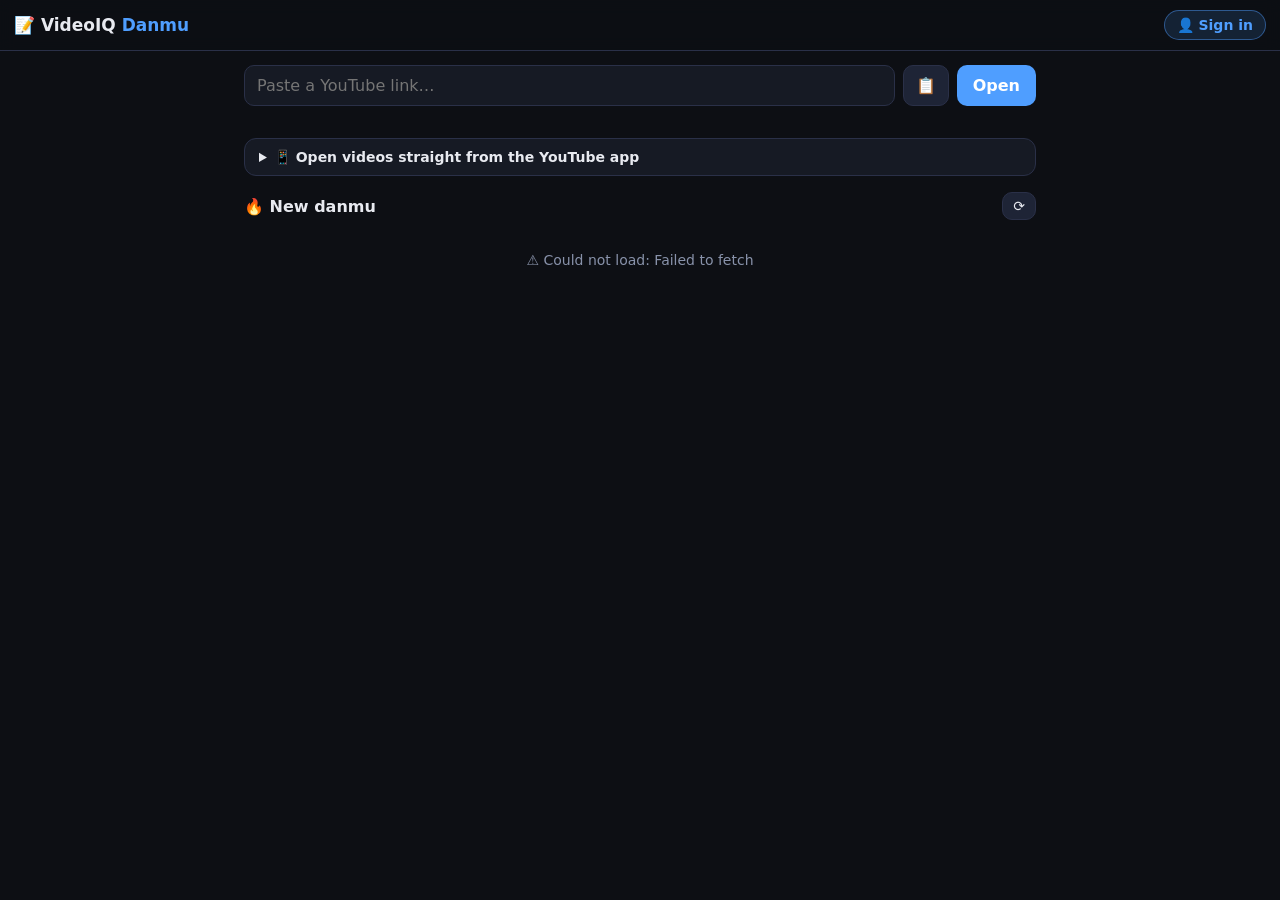
<file: danmu/index.html>
<!doctype html>
<html lang="en">
<head>
  <meta charset="utf-8">
  <meta name="viewport" content="width=device-width, initial-scale=1, viewport-fit=cover">
  <meta name="theme-color" content="#0d0f14">
  <meta name="apple-mobile-web-app-capable" content="yes">
  <meta name="apple-mobile-web-app-status-bar-style" content="black-translucent">
  <meta name="apple-mobile-web-app-title" content="VideoIQ">
  <title>VideoIQ Danmu</title>
  <link rel="manifest" href="manifest.webmanifest">
  <link rel="icon" href="icons/icon-192.png">
  <link rel="apple-touch-icon" href="icons/icon-180.png">
  <link rel="stylesheet" href="app.css?v=20">
</head>
<body>
  <header class="top">
    <a class="brand" href="./" id="home-link">📝 VideoIQ <span>Danmu</span></a>
    <button class="pill" id="account-pill">👤 Sign in</button>
  </header>

  <!-- HOME: paste a link + newest danmu'd videos -->
  <main id="home" class="view">
    <form class="open-box" id="open-form">
      <input id="link-input" type="url" inputmode="url" autocomplete="off"
             placeholder="Paste a YouTube link…" aria-label="YouTube link">
      <button type="button" class="ghost" id="paste-btn" title="Paste from clipboard">📋</button>
      <button type="submit" class="primary">Open</button>
    </form>
    <div class="msg" id="open-msg"></div>

    <details class="help">
      <summary>📱 Open videos straight from the YouTube app</summary>
      <p><b>Android (Pixel, Samsung…):</b></p>
      <ol>
        <li>In Chrome, tap <b>⋮</b> → <b>Install app</b> (or <b>Add to Home screen</b> → <b>Install</b>).<span id="install-wrap" hidden> Or tap: <button type="button" class="primary small" id="install-btn">Install VideoIQ</button></span></li>
        <li>In the YouTube app: <b>Share</b> → <b>VideoIQ</b>. The video opens here with danmu.</li>
      </ol>
      <p><b>iPhone:</b></p>
      <ol>
        <li>Open the <b>Shortcuts</b> app → <b>+</b> (new shortcut).</li>
        <li>Tap the <b>ⓘ</b> (or shortcut name) → turn on <b>Show in Share Sheet</b>, set it to receive <b>URLs</b> and <b>Text</b>.</li>
        <li>Add the action <b>URL</b> and type: <code id="shortcut-url"></code> then insert <b>Shortcut Input</b> right after <code>=</code>.</li>
        <li>Add the action <b>Open URLs</b>. Name the shortcut <b>VideoIQ</b>.</li>
        <li>In the YouTube app: <b>Share</b> → <b>More</b> → <b>VideoIQ</b>. The video opens here with danmu.</li>
      </ol>
      <p>Tip: in Safari tap <b>Share → Add to Home Screen</b> to use this page like an app.</p>
      <p class="ver">Version <span id="app-ver"></span> · <button type="button" class="linklike" id="dbg-toggle">🔧 Show diagnostics</button></p>
    </details>

    <section class="feed">
      <div class="feed-head"><h2 id="feed-title">🔥 New danmu</h2><button class="ghost small" id="feed-refresh">⟳</button></div>
      <div class="tag-row hidden" id="tag-filter" aria-label="Filter videos by tag"></div>
      <div id="feed-list" class="feed-list"><div class="empty">Loading…</div></div>
    </section>
  </main>

  <!-- WATCH: player + danmu -->
  <main id="watch" class="view hidden">
    <div class="stage" id="stage">
      <div id="yt-player"></div>
      <div id="overlay" class="overlay"></div>
      <div id="dbg" class="dbg hidden"></div>
      <div id="sumcard" class="sumcard hidden" role="dialog" aria-label="Summary"></div>
      <div class="stage-btns-left">
        <button id="back-btn" title="Home">‹</button>
        <button id="acc-mini" title="Account">👤</button>
      </div>
      <div class="stage-btns">
        <button id="tag-view" title="Show danmu of one comment tag">#</button>
        <button id="names-toggle" title="Show names on danmu">🏷️</button>
        <button id="danmu-toggle" title="Danmu on/off">弹</button>
        <button id="fs-btn" title="Full screen">⛶</button>
      </div>
      <div class="fs-compose" id="fs-compose">
        <input id="fs-input" maxlength="500" placeholder="Danmu…" enterkeyhint="send">
        <button id="fs-send">➤</button>
      </div>
    </div>
    <div class="stage-msg hidden" id="stage-msg"></div>

    <!-- On phones this is a bar pinned to the bottom: one input line; ⌃ opens the rest -->
    <div id="drawer" class="drawer">
    <div class="video-title" id="video-title"></div>
    <div class="vtags" id="vtags"></div>

    <section class="compose" id="compose">
      <div class="compose-row">
        <button class="ghost tagchip" id="ctag-btn" title="Comment tag: your next danmu is saved under it">#</button>
        <input id="danmu-input" maxlength="500" enterkeyhint="send" autocomplete="off"
               placeholder="Write a danmu at this moment…" aria-label="Danmu text">
        <button class="ghost" id="emoji-btn" title="Emotion emoji">😊</button>
        <button class="ghost" id="more-btn" title="Style, danmu list and more">⌃</button>
        <button class="primary" id="send-btn">Send</button>
      </div>
      <div class="emoji-grid hidden" id="emoji-grid"></div>
      <div class="compose-sub">
        <span id="time-hint">⏱ 0:00</span>
        <button class="linklike" id="cancel-edit" hidden>Cancel edit</button>
        <button class="linklike" id="style-btn">🎨 Style</button>
        <button class="linklike" id="ai-btn" title="Let Claude or Gemini write social-cue danmu for this video">✨ AI cues</button>
      </div>
      <div class="style-bar hidden" id="style-bar">
        <select id="st-font" title="Font"></select>
        <select id="st-size" title="Size"></select>
        <input  id="st-color" type="color" title="Color">
        <select id="st-mode" title="Position"></select>
        <select id="st-dur" title="Seconds on screen"></select>
        <select id="st-namevis" title="Who can see your name on this danmu">
          <option value="all">👤 Name: everyone</option>
          <option value="none">🙈 Name: nobody</option>
          <option value="one">🔒 Name: only one person…</option>
        </select>
        <span class="st-sample" id="st-sample">Aa 弹幕 😊</span>
      </div>
      <div class="signin-note hidden" id="signin-note">
        <button class="primary" id="signin-to-write">👤 Sign in to write danmu</button>
      </div>
    </section>

    <section class="list-sec">
      <div class="list-head">
        <h2 id="list-title">Danmu</h2>
        <div class="filters">
          <button class="chip active" data-f="all">All</button>
          <button class="chip" data-f="mine">Mine</button>
          <button class="chip" data-f="others">Others</button>
        </div>
        <button class="chip danger hidden" id="del-mine" title="Delete every danmu you wrote on this video">🗑 Delete all mine</button>
      </div>
      <div id="danmu-list" class="danmu-list"></div>
    </section>
    </div>
  </main>

  <!-- ACCOUNT SHEET -->
  <div class="sheet-bg hidden" id="sheet-bg">
    <div class="sheet" role="dialog" aria-modal="true" aria-labelledby="sheet-title">
      <div class="sheet-head"><h2 id="sheet-title">👤 Account</h2><button class="ghost small" id="sheet-close">✕</button></div>
      <div id="sheet-body"></div>
    </div>
  </div>

  <div class="toast hidden" id="toast"></div>

  <script src="../videoiq-extension/config.js?v=20"></script>
  <script src="../videoiq-extension/cloud.js?v=20"></script>
  <script src="app.js?v=20"></script>
</body>
</html>
</file>
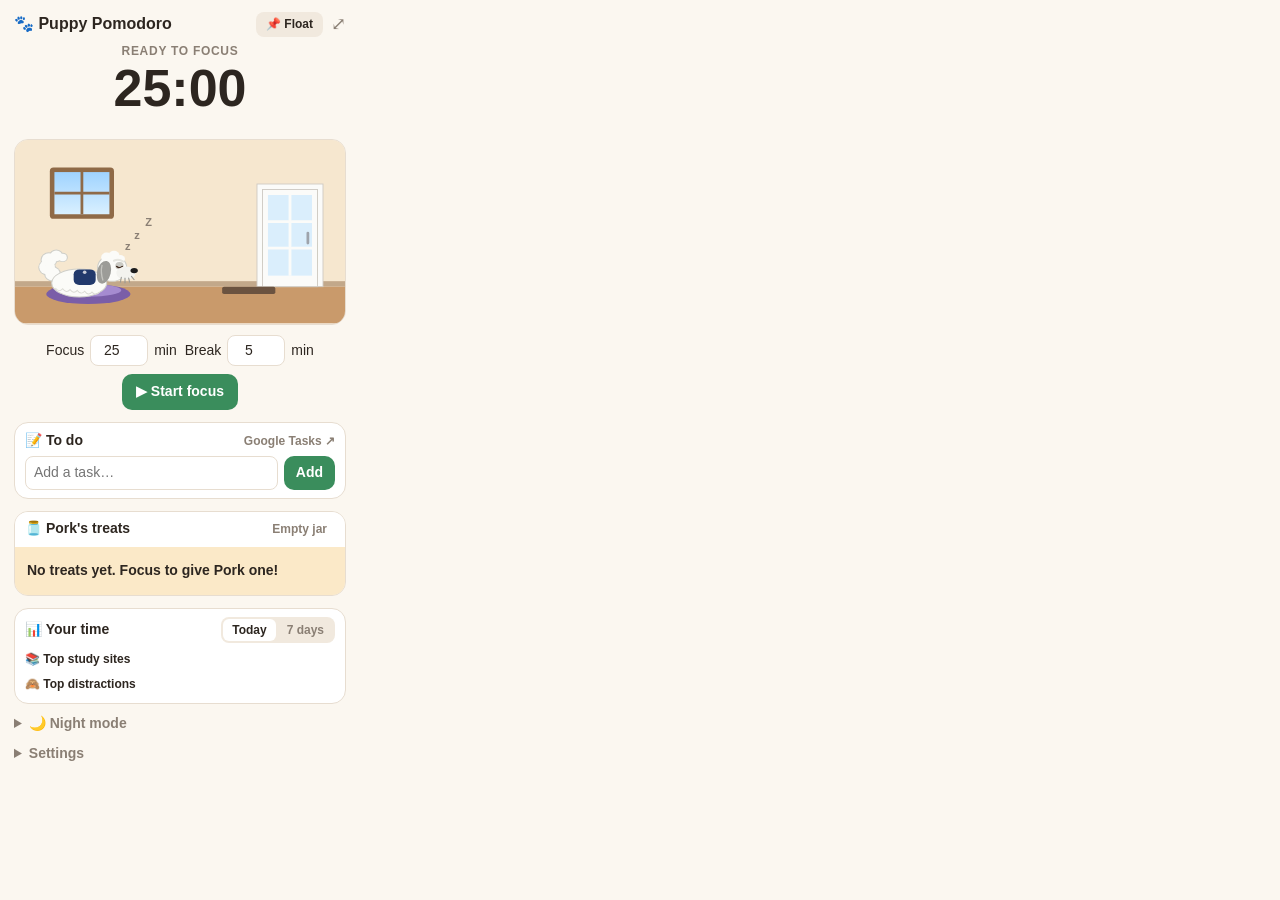
<file: puppy-pomodoro/app.html>
<!doctype html>
<html lang="en">
<head>
  <meta charset="utf-8">
  <meta name="viewport" content="width=device-width, initial-scale=1">
  <title>Puppy Pomodoro</title>
  <link rel="stylesheet" href="app.css">
</head>
<body>
  <main class="app" id="app" data-phase="idle" data-pose="sleep">
    <header class="top">
      <h1>🐾 Puppy Pomodoro</h1>
      <span class="topBtns">
        <button id="floatBtn" class="floatBtn" title="Float a small Pork clock on top of every window">📌 Float</button>
        <a id="openTab" class="link" href="#" title="Open in a tab">⤢</a>
      </span>
    </header>
    <div id="floatPrompt" class="floatPrompt" hidden>
      Click <b>📌 Float</b> above to keep a small Pork clock floating on top of every window, even other apps.
    </div>

    <p id="blocked" class="blocked" hidden></p>

    <!-- Paused or stopped and opening a distraction: wait a minute with Pork first. -->
    <section id="waitView" class="waitView" hidden>
      <h2>🐶 Stay with Pork for a minute</h2>
      <div id="waitMedia" class="waitMedia" hidden></div>
      <div id="waitCount" class="waitCount">1:00</div>
      <p id="waitMsg" class="waitMsg">Take a breath. Is <b class="waitHost"></b> really what you want right now?</p>
      <div id="waitAsk" class="waitAsk" hidden>
        <p>Still want to go to <b class="waitHost"></b>?</p>
        <div class="row">
          <button id="waitBack" class="primary">🐾 No, back to work</button>
          <button id="waitGo" class="ghost">Yes, go there (10 min)</button>
        </div>
      </div>
    </section>
    </div>

    <section class="clock">
      <div id="label" class="label">Ready to focus</div>
      <div class="timeRow">
        <div id="time" class="time">25:00</div>
        <div id="treatChip" class="treatChip" hidden>
          <span id="chipTreat" class="chipTreat">🦴</span>
          <span class="chipText"><span id="chipLabel">Pork will get a treat after</span><b id="chipTime">25:00</b></span>
        </div>
      </div>
      <div id="sub" class="sub"></div>
      <div id="autoNote" class="autoNote"></div>
      <div id="nightNote" class="nightNote"></div>
    </section>

    <svg class="room" id="room" viewBox="0 0 360 200" role="img" aria-label="Pork's room">
      <defs>
        <linearGradient id="sky" x1="0" y1="0" x2="0" y2="1">
          <stop offset="0" stop-color="#9fd3ff"/>
          <stop offset="1" stop-color="#d9f0ff"/>
        </linearGradient>
      </defs>
      <!-- room -->
      <rect class="wall" x="0" y="0" width="360" height="160"/>
      <rect class="baseboard" x="0" y="154" width="360" height="6"/>
      <rect class="floor" x="0" y="160" width="360" height="40"/>
      <!-- window -->
      <rect x="38" y="30" width="70" height="56" rx="4" class="frame"/>
      <rect x="43" y="35" width="60" height="46" fill="url(#sky)"/>
      <line x1="73" y1="35" x2="73" y2="81" class="frameLine"/>
      <line x1="43" y1="58" x2="103" y2="58" class="frameLine"/>
      <!-- glass door (like Pork's), with the deck and yard outside -->
      <rect x="264" y="48" width="72" height="112" class="doorFrame"/>
      <rect x="270" y="54" width="60" height="106" fill="url(#sky)"/>
      <rect x="270" y="112" width="60" height="22" fill="#6cbf5a"/>
      <rect x="270" y="134" width="60" height="26" class="deck"/>
      <path d="M270 142 h60 M270 150 h60" class="deckLine"/>
      <g id="door" class="door">
        <rect x="270" y="54" width="60" height="106" class="doorPanel"/>
        <rect x="276" y="60" width="48" height="88" class="glass"/>
        <path d="M300 60 v88 M276 89 h48 M276 118 h48" class="muntin"/>
        <rect x="318" y="100" width="3" height="14" rx="1.5" class="handle"/>
        <g class="scratches">
          <ellipse cx="284" cy="134" rx="3" ry="2.4"/><ellipse cx="291" cy="130" rx="3" ry="2.4"/>
          <ellipse cx="286" cy="124" rx="2.6" ry="2"/><ellipse cx="293" cy="138" rx="2.6" ry="2"/>
        </g>
      </g>
      <rect x="226" y="160" width="58" height="8" rx="2" class="mat"/>
      <!-- bed -->
      <ellipse cx="80" cy="168" rx="46" ry="11" class="bed"/>
      <ellipse cx="80" cy="164" rx="36" ry="7" class="bedInner"/>
      <text id="bone" class="bone" x="132" y="176" font-size="16">🦴</text>
      <!-- speech bubble -->
      <g id="bubble" class="bubble">
        <rect x="140" y="12" width="124" height="34" rx="10"/>
        <path d="M236 45 l10 12 l2 -12z"/>
        <text id="bubbleText" x="202" y="34" text-anchor="middle">Woof! Let me out!</text>
      </g>
      <g id="zzz" class="zzz">
        <text x="120" y="120">z</text>
        <text x="130" y="108">z</text>
        <text x="142" y="94">Z</text>
      </g>
      <!-- Pork (drawn by pork.js) -->
      <g id="pupPos" class="pupPos"></g>
    </svg>

    <section class="controls" id="controls">
      <div class="row setup" id="setup">
        <label>Focus <input id="focusMin" type="number" min="1" max="720" value="25"> min</label>
        <label>Break <input id="breakMin" type="number" min="1" max="60" value="5"> min</label>
      </div>
      <div class="row buttons">
        <button id="start" class="primary">▶ Start focus</button>
        <button id="pause">Pause</button>
        <button id="resume" class="primary">Resume</button>
        <button id="takeBreak">Take a break</button>
        <button id="endBreak">Back to focus now</button>
        <button id="release" class="release">🐾 End the fun — let Pork out</button>
        <button id="stop" class="ghost">Stop</button>
      </div>
    </section>

    <section class="todo" id="todo">
      <div class="todoHead">
        <span id="todoTitle">📝 To do</span>
        <a href="https://tasks.google.com/" target="_blank" rel="noopener" class="muted small">Google Tasks ↗</a>
      </div>
      <ul id="taskList" class="taskList"></ul>
      <form id="taskForm" class="taskForm">
        <input id="taskInput" type="text" placeholder="Add a task…" maxlength="200" autocomplete="off">
        <button type="submit" class="primary">Add</button>
      </form>
    </section>

    <section class="jar">
      <div class="jarHead">
        <span>🫙 Pork's treats</span>
        <button id="clearTreats" class="ghost small">Empty jar</button>
      </div>
      <div class="jarBody">
        <span id="lastTreat" class="lastTreat"></span>
        <span id="treatCount" class="treatCount">No treats yet. Focus to give Pork one!</span>
      </div>
    </section>

    <section class="stats" id="stats">
      <div class="statsHead">
        <span>📊 Your time</span>
        <span class="statsRange">
          <button type="button" data-range="1" class="on">Today</button>
          <button type="button" data-range="7">7 days</button>
        </span>
      </div>
      <div id="statsTotals" class="statsTotals"></div>
      <div class="statsTitle">📚 Top study sites</div>
      <ol id="topFocus" class="topList"></ol>
      <div class="statsTitle">🙈 Top distractions</div>
      <ol id="topDistract" class="topList"></ol>
    </section>

    <details class="night" id="nightBox">
      <summary>🌙 Night mode</summary>
      <label class="nightToggle"><input type="checkbox" id="nightLock"> On</label>
      <div class="nightTimes">Only focus sites from <input id="nightStart" type="time" value="00:00"> to <input id="nightEnd" type="time" value="06:00"></div>
      <div class="row"><button id="saveNight" class="primary">Save</button><span id="nightSaved" class="muted"></span></div>
    </details>

    <details class="settings">
      <summary>Settings</summary>
      <label class="check">Bonus treat for every <input id="bonusEveryMin" type="number" min="1" max="60" value="5"> min of extra focus</label>
      <label class="check"><input type="checkbox" id="sound"> Scratching sound</label>
      <label class="check"><input type="checkbox" id="autoStartOnOpen"> Start focus by itself when Safari opens or the Mac wakes up</label>
      <label class="check"><input type="checkbox" id="keepTab"> Keep Pork's page open as a tab in Safari</label>
      <label class="check"><input type="checkbox" id="miniClock"> Show a small Pork clock in the corner of web pages</label>
      <p class="howto">To let Pork work on every website and in Private windows: Safari menu → <b>Settings…</b> → <b>Extensions</b> → <b>Puppy Pomodoro</b> → check <b>Allow in Private Browsing</b>, and under <b>Edit Websites…</b> set <b>Other Websites</b> to <b>Allow</b>.</p>
      <label class="check">After pausing or stopping, start again by itself after <input id="autoRestartMin" type="number" min="0" max="600" value="30"> min <span class="muted">(0 = never)</span></label>
      <label class="sitesLabel" for="sites">Focus sites (one per line). During focus every other site is a distraction.
        <span class="hint">mit.edu also covers ocw.mit.edu · youtube.com/@mitocw allows that channel and its videos</span></label>
      <textarea id="sites" rows="9" spellcheck="false"></textarea>
      <div class="row">
        <button id="saveSettings" class="primary">Save</button>
        <span id="saved" class="muted"></span>
      </div>
      <label class="sitesLabel">Pork's photos &amp; videos — shown while you wait before opening a distraction</label>
      <p class="howto mediaPopupHint">Open Pork's tab (⤢ at the top) to add photos and videos.</p>
      <div class="mediaTab">
        <input type="file" id="mediaFile" accept="image/*,video/*" multiple>
        <div class="row"><span id="mediaInfo" class="muted"></span><button id="mediaClear" class="ghost small">Remove all</button></div>
      </div>
    </details>
  </main>
  <script src="pork.js"></script>
  <script src="app.js"></script>
</body>
</html>
</file>
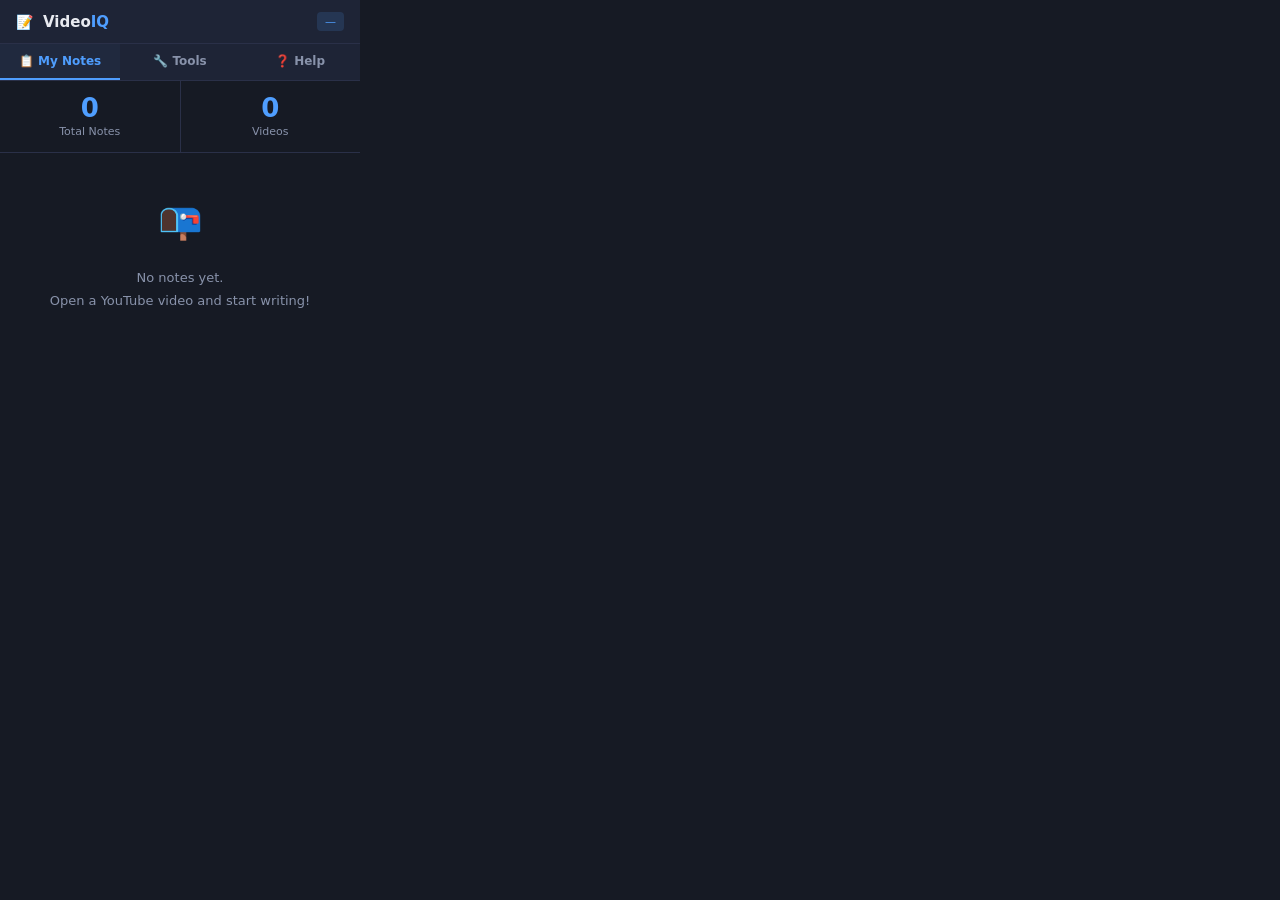
<file: videoiq-extension/popup.html>
<!DOCTYPE html>
<html>
<head>
<meta charset="UTF-8">
<style>
  * { box-sizing: border-box; margin: 0; padding: 0; }

  body {
    width: 360px;
    background: #161a24;
    color: #e8eaf0;
    font-family: -apple-system, BlinkMacSystemFont, 'Segoe UI', system-ui, sans-serif;
    font-size: 14px;
  }

  /* ── HEADER ── */
  .header {
    background: #1e2436;
    padding: 12px 16px;
    border-bottom: 1px solid #2a3048;
    display: flex; align-items: center; gap: 10px;
    position: sticky; top: 0; z-index: 10;
  }
  .logo { font-weight: 700; font-size: 15px; }
  .logo span { color: #4f9eff; }
  .badge {
    margin-left: auto; font-size: 11px; padding: 3px 8px; border-radius: 4px;
    background: rgba(79,158,255,.15); color: #4f9eff;
  }
  .badge.active { background: rgba(52,211,153,.15); color: #34d399; }

  /* ── TABS ── */
  .tabs {
    display: flex; border-bottom: 1px solid #2a3048;
    background: #1e2436;
  }
  .tab {
    flex: 1; padding: 10px 8px; text-align: center;
    font-size: 12px; font-weight: 600; cursor: pointer;
    color: #8892aa; border-bottom: 2px solid transparent;
    transition: all .15s;
  }
  .tab.active { color: #4f9eff; border-bottom-color: #4f9eff; background: rgba(79,158,255,.04); }

  /* ── PANELS ── */
  .panel { display: none; }
  .panel.active { display: block; }

  /* ── STATS ROW ── */
  .stat-row { display: flex; border-bottom: 1px solid #2a3048; }
  .stat {
    flex: 1; padding: 14px 10px; text-align: center;
    border-right: 1px solid #2a3048;
  }
  .stat:last-child { border-right: none; }
  .stat-num { font-weight: 700; font-size: 26px; color: #4f9eff; line-height: 1; }
  .stat-lbl { font-size: 11px; color: #8892aa; margin-top: 4px; }

  /* ── HISTORY LIST ── */
  #historyList { max-height: 460px; overflow-y: auto; }
  #historyList::-webkit-scrollbar { width: 4px; }
  #historyList::-webkit-scrollbar-thumb { background: #2a3048; border-radius: 2px; }

  .empty-state {
    padding: 36px 20px; text-align: center; color: #8892aa;
    font-size: 13px; line-height: 1.8;
  }
  .empty-state .big { font-size: 36px; margin-bottom: 12px; }

  /* ── VIDEO CARD ── */
  .video-card { border-bottom: 1px solid #2a3048; }

  .video-header {
    display: flex; align-items: center; gap: 10px;
    padding: 11px 14px; cursor: pointer;
    transition: background .15s; user-select: none;
  }
  .video-header:hover { background: rgba(79,158,255,.05); }

  .video-thumb {
    width: 54px; height: 36px; border-radius: 4px;
    background: #0d0f14; border: 1px solid #2a3048;
    display: flex; align-items: center; justify-content: center;
    font-size: 20px; flex-shrink: 0; overflow: hidden;
  }
  .video-thumb img { width: 100%; height: 100%; object-fit: cover; border-radius: 3px; }

  .video-info { flex: 1; min-width: 0; }
  .video-title {
    font-size: 13px; font-weight: 600; color: #e8eaf0;
    white-space: nowrap; overflow: hidden; text-overflow: ellipsis;
    line-height: 1.3;
  }
  .video-meta { font-size: 11px; color: #8892aa; margin-top: 3px; }

  .video-chevron {
    color: #8892aa; font-size: 11px; flex-shrink: 0;
    transition: transform .2s;
  }
  .video-card.open .video-chevron { transform: rotate(180deg); }

  .export-video-btn {
    background: none; border: 1px solid #2a3048; color: #8892aa;
    width: 26px; height: 26px; border-radius: 5px; cursor: pointer;
    font-size: 13px; display: flex; align-items: center; justify-content: center;
    flex-shrink: 0; transition: all .15s;
  }
  .export-video-btn:hover { background: #2a3048; color: #4f9eff; border-color: #4f9eff; }

  /* ── NOTES LIST ── */
  .notes-list { display: none; }
  .video-card.open .notes-list { display: block; }

  .note-item {
    display: flex; align-items: flex-start; gap: 8px;
    padding: 8px 14px 8px 22px;
    border-top: 1px solid #1e2436; border-left: 3px solid transparent;
    cursor: pointer; transition: background .15s;
  }
  .note-item:hover { background: rgba(79,158,255,.08); }

  .note-summary-tag {
    background: rgba(251,191,36,.15); color: #fbbf24;
    font-size: 10px; padding: 1px 6px; border-radius: 3px;
    font-weight: 600; flex-shrink: 0; align-self: center;
  }

  .note-time {
    font-size: 11px; font-weight: 700; color: #4f9eff;
    font-family: 'Courier New', monospace;
    background: rgba(79,158,255,.1); border-radius: 3px;
    padding: 2px 6px; white-space: nowrap; flex-shrink: 0; margin-top: 1px;
  }
  .note-user {
    font-size: 11px; font-weight: 700; flex-shrink: 0; margin-top: 2px;
  }
  .note-text { font-size: 12px; color: #c8ccd8; line-height: 1.5; flex: 1; }

  /* ── TOOLS ── */
  .tools-section { padding: 14px 16px; border-bottom: 1px solid #2a3048; }
  .tools-title {
    font-size: 11px; color: #8892aa; font-weight: 600;
    text-transform: uppercase; letter-spacing: .08em; margin-bottom: 10px;
  }
  .btn {
    width: 100%; padding: 10px; border-radius: 8px; border: none;
    cursor: pointer; font-family: -apple-system, BlinkMacSystemFont, 'Segoe UI', system-ui, sans-serif;
    font-size: 13px; font-weight: 600; transition: background .15s; margin-bottom: 6px;
  }
  .btn:last-of-type { margin-bottom: 0; }
  .btn-primary { background: #4f9eff; color: #fff; }
  .btn-primary:hover { background: #3a8bf0; }
  .btn-outline { background: #1e2436; color: #8892aa; border: 1px solid #2a3048; }
  .btn-outline:hover { background: #2a3048; color: #e8eaf0; }
  .btn-danger { background: rgba(248,113,113,.12); color: #f87171; border: 1px solid rgba(248,113,113,.25); }
  .btn-danger:hover { background: rgba(248,113,113,.2); }

  textarea {
    width: 100%; background: #0d0f14; border: 1px solid #2a3048;
    border-radius: 6px; color: #e8eaf0; padding: 8px; font-size: 11px;
    resize: none; outline: none; height: 80px; margin: 8px 0;
    font-family: 'Courier New', monospace;
  }
  textarea:focus { border-color: #4f9eff; }
  #status { font-size: 12px; color: #34d399; text-align: center; min-height: 18px; margin-top: 4px; }

  .tip {
    background: rgba(79,158,255,.08); border: 1px solid rgba(79,158,255,.2);
    border-radius: 6px; padding: 10px 12px; font-size: 12px; color: #8892aa;
    line-height: 1.5; margin-top: 8px;
  }
  .tip strong { color: #4f9eff; }

  .how-to { font-size: 12px; color: #8892aa; line-height: 1.8; padding: 14px 16px; }
  .how-to li { margin-left: 16px; margin-bottom: 2px; }
</style>
</head>
<body>

<div class="header">
  <span>📝</span>
  <span class="logo">Video<span>IQ</span></span>
  <span class="badge" id="ytBadge">—</span>
</div>

<div class="tabs">
  <div class="tab active" data-tab="history">📋 My Notes</div>
  <div class="tab" data-tab="tools">🔧 Tools</div>
  <div class="tab" data-tab="help">❓ Help</div>
</div>

<!-- HISTORY TAB -->
<div class="panel active" id="panel-history">
  <div class="stat-row">
    <div class="stat">
      <div class="stat-num" id="totalNotes">0</div>
      <div class="stat-lbl">Total Notes</div>
    </div>
    <div class="stat">
      <div class="stat-num" id="totalVideos">0</div>
      <div class="stat-lbl">Videos</div>
    </div>
  </div>
  <div id="historyList">
    <div class="empty-state">
      <div class="big">📭</div>
      No notes yet.<br>Open a YouTube video and start writing!
    </div>
  </div>
</div>

<!-- TOOLS TAB -->
<div class="panel" id="panel-tools">
  <div class="tools-section">
    <div class="tools-title">Backup &amp; Share</div>
    <button class="btn btn-primary" id="exportBtn">⬇ Export All Notes (JSON)</button>
    <button class="btn btn-outline" id="importBtn">⬆ Import Notes from File</button>
    <input type="file" id="fileInput" accept=".json" style="display:none" />
    <div id="status"></div>
    <div class="tip"><strong>Share with your teacher:</strong> Export → send the JSON file. They import it to see your notes alongside theirs.</div>
  </div>
  <div class="tools-section" style="border:none">
    <div class="tools-title">Danger Zone</div>
    <button class="btn btn-danger" id="clearBtn">🗑 Clear all my notes</button>
  </div>
</div>

<!-- HELP TAB -->
<div class="panel" id="panel-help">
  <ul class="how-to">
    <li>Open any YouTube video</li>
    <li>Type in the <strong>VideoIQ panel</strong> on the right</li>
    <li>Press <strong>Enter</strong> or click Send — note is saved at current time</li>
    <li>Click any note in the list → video jumps to that moment</li>
    <li>⚙ in the panel to set your name, color &amp; who to follow</li>
    <li>Set a <strong>followed username</strong> to compare notes with your teacher</li>
  </ul>
</div>

<script src="popup.js"></script>
</body>
</html>
</file>
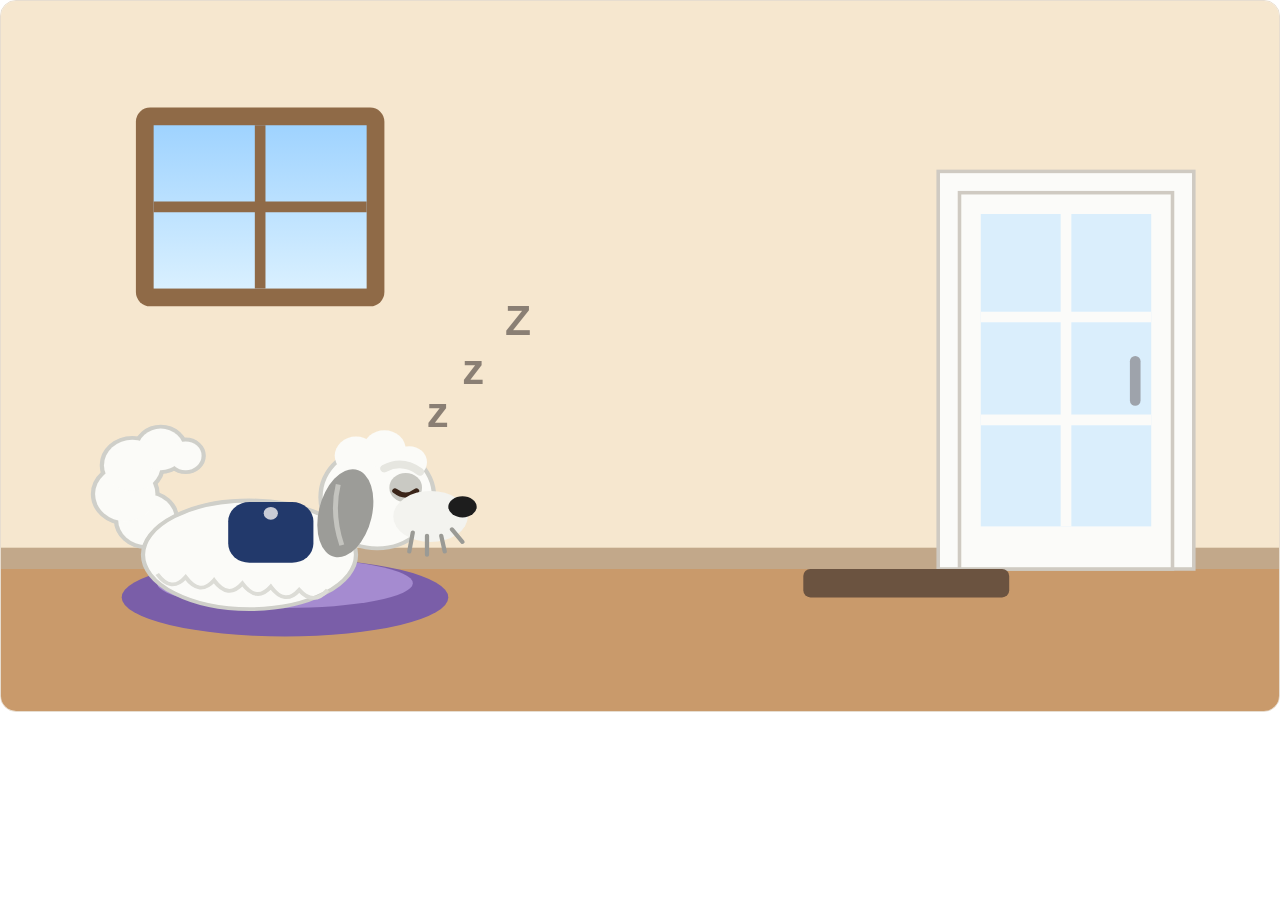
<file: puppy-pomodoro-iphone/App/room.html>
<!doctype html>
<html lang="en">
<head>
<meta charset="utf-8">
<meta name="viewport" content="width=device-width, initial-scale=1, maximum-scale=1, user-scalable=no">
<!-- Pork's room for the iPhone app. Built by tools/build_room.py from
     tools/room-template.html and tools/pork.js. Don't edit App/room.html directly. -->
<style>
:root {
  --text: #2d2620; --muted: #8a7f74; --line: #e7ddd0; --over: #d9433b;
  --wall: #f6e7cf; --floor: #c99a6b; --frame: #8f6a47;
  --doorFrame: #fbfbf9; --doorEdge: #cfcac2;
  color-scheme: light dark;
}
@media (prefers-color-scheme: dark) {
  :root { --text: #f2ebe2; --muted: #a59a8d; --line: #3a342e; --wall: #4a3f35; --floor: #6e5137; }
}
html, body { margin: 0; padding: 0; background: transparent; overflow: hidden;
  -webkit-user-select: none; user-select: none; -webkit-touch-callout: none; }
.room { width: 100%; height: auto; display: block; border-radius: 16px; border: 1px solid var(--line); box-sizing: border-box; }
.wall { fill: var(--wall); }
.baseboard { fill: var(--frame); opacity: .5; }
.floor { fill: var(--floor); }
.frame { fill: var(--frame); }
.frameLine { stroke: var(--frame); stroke-width: 3; }
.doorFrame { fill: var(--doorFrame); stroke: var(--doorEdge); stroke-width: 1; }
.door { transform-box: fill-box; transform-origin: left center; transition: transform .7s ease-in-out; }
.doorPanel { fill: var(--doorFrame); stroke: var(--doorEdge); stroke-width: 1; }
.glass { fill: #bfe3ff; opacity: .55; }
.muntin { stroke: var(--doorFrame); stroke-width: 3; }
.handle { fill: #9ea3ab; }
.deck { fill: #c9c4bb; }
.deckLine { stroke: #b3ada3; stroke-width: 1; }
.mat { fill: #6b5340; }
.scratches ellipse { fill: #8a7f74; opacity: .35; }
.scratches { opacity: 0; transition: opacity 2s; }
.bed { fill: #7a5ea8; }
.bedInner { fill: #a58bd0; }
.bubble { opacity: 0; transition: opacity .3s; }
.bubble rect, .bubble path { fill: #fff; stroke: #d9cbb8; }
.bubble text { font: 700 12px -apple-system, sans-serif; fill: var(--over); }
.zzz { opacity: 0; fill: var(--muted); font: 700 12px -apple-system, sans-serif; }
.bone { opacity: 0; transition: opacity .4s; }
[data-goal] .bone { opacity: 1; }

.pupPos { transition: transform 1s ease-in-out, opacity .6s; transform: translate(26px, 108px); }
@keyframes float { from { transform: translateY(4px); opacity: .2; } to { transform: translateY(-6px); opacity: 1; } }
@keyframes pace { 0%, 100% { transform: translate(110px, 112px); } 50% { transform: translate(196px, 112px); } }

[data-pose="sleep"] .zzz { opacity: 1; }
[data-pose="sleep"] .zzz text { animation: float 1.6s ease-in-out infinite alternate; }
[data-pose="sleep"] .zzz text:nth-child(2) { animation-delay: .3s; }
[data-pose="sleep"] .zzz text:nth-child(3) { animation-delay: .6s; }
[data-pose="wait"] .pupPos { transform: translate(166px, 117px); }
[data-pose="pace"] .pupPos { animation: pace 3.2s ease-in-out infinite; }
[data-pose="pace"] .bubble, [data-pose="door"] .bubble { opacity: 1; }
[data-pose="door"] .pupPos { transform: translate(214px, 114px); }
[data-pose="door"] .scratches { opacity: 1; }
[data-pose="out"] .door { transform: scaleX(.1); }
[data-pose="out"] .pupPos { transform: translate(276px, 112px) scale(.5); opacity: 0;
  transition: transform 1.2s .5s ease-in, opacity .5s 1.3s; }

/* still pictures for widgets and the Lock Screen (tools/render_art.mjs) */
[data-still] *, [data-still] *::before { animation-play-state: paused !important; transition: none !important; }

@media (prefers-reduced-motion: reduce) {
  *, *::before, *::after { animation-duration: 0s !important; transition-duration: 0s !important; }
}
</style>
<style id="porkCss"></style>
</head>
<body>
<div id="app" data-pose="sleep">
<svg class="room" id="room" viewBox="0 0 360 200" role="img" aria-label="Pork's room">
  <defs>
    <linearGradient id="sky" x1="0" y1="0" x2="0" y2="1">
      <stop offset="0" stop-color="#9fd3ff"/>
      <stop offset="1" stop-color="#d9f0ff"/>
    </linearGradient>
  </defs>
  <rect class="wall" x="0" y="0" width="360" height="160"/>
  <rect class="baseboard" x="0" y="154" width="360" height="6"/>
  <rect class="floor" x="0" y="160" width="360" height="40"/>
  <rect x="38" y="30" width="70" height="56" rx="4" class="frame"/>
  <rect x="43" y="35" width="60" height="46" fill="url(#sky)"/>
  <line x1="73" y1="35" x2="73" y2="81" class="frameLine"/>
  <line x1="43" y1="58" x2="103" y2="58" class="frameLine"/>
  <rect x="264" y="48" width="72" height="112" class="doorFrame"/>
  <rect x="270" y="54" width="60" height="106" fill="url(#sky)"/>
  <rect x="270" y="112" width="60" height="22" fill="#6cbf5a"/>
  <rect x="270" y="134" width="60" height="26" class="deck"/>
  <path d="M270 142 h60 M270 150 h60" class="deckLine"/>
  <g id="door" class="door">
    <rect x="270" y="54" width="60" height="106" class="doorPanel"/>
    <rect x="276" y="60" width="48" height="88" class="glass"/>
    <path d="M300 60 v88 M276 89 h48 M276 118 h48" class="muntin"/>
    <rect x="318" y="100" width="3" height="14" rx="1.5" class="handle"/>
    <g class="scratches">
      <ellipse cx="284" cy="134" rx="3" ry="2.4"/><ellipse cx="291" cy="130" rx="3" ry="2.4"/>
      <ellipse cx="286" cy="124" rx="2.6" ry="2"/><ellipse cx="293" cy="138" rx="2.6" ry="2"/>
    </g>
  </g>
  <rect x="226" y="160" width="58" height="8" rx="2" class="mat"/>
  <ellipse cx="80" cy="168" rx="46" ry="11" class="bed"/>
  <ellipse cx="80" cy="164" rx="36" ry="7" class="bedInner"/>
  <text id="bone" class="bone" x="132" y="176" font-size="16">🦴</text>
  <g id="bubble" class="bubble">
    <rect x="140" y="12" width="124" height="34" rx="10"/>
    <path d="M236 45 l10 12 l2 -12z"/>
    <text id="bubbleText" x="202" y="34" text-anchor="middle">Woof! Let me out!</text>
  </g>
  <g id="zzz" class="zzz">
    <text x="120" y="120">z</text>
    <text x="130" y="108">z</text>
    <text x="142" y="94">Z</text>
  </g>
  <g id="pupPos" class="pupPos"></g>
</svg>
</div>
<script>
// Pork the dog — one drawing shared by the popup and the on-page window.
// Put PORK_SVG inside an <svg>, PORK_CSS in a <style>, and set data-pose on
// an ancestor: sleep | wait | pace | door | out.
// Pork faces right; his feet stand on y = 60.

var PORK_SVG = `
<g class="flip"><g class="pork">
  <g class="tail">
    <g class="tailEdge"><circle cx="15" cy="29" r="8"/><circle cx="9" cy="21" r="8.5"/><circle cx="11" cy="12" r="8"/><circle cx="19" cy="7" r="6.5"/><circle cx="26" cy="9" r="4.5"/></g>
    <g class="tailFill"><circle cx="15" cy="29" r="8"/><circle cx="9" cy="21" r="8.5"/><circle cx="11" cy="12" r="8"/><circle cx="19" cy="7" r="6.5"/><circle cx="26" cy="9" r="4.5"/></g>
  </g>
  <g class="legs back">
    <g class="leg legB1"><rect x="20" y="44" width="10" height="17" rx="5"/></g>
    <g class="leg legB2"><rect x="30" y="44" width="10" height="17" rx="5"/></g>
  </g>
  <ellipse class="haunch" cx="28" cy="50" rx="13" ry="11"/>
  <ellipse class="body" cx="44" cy="40" rx="30" ry="17"/>
  <path class="fluff" d="M18 46 q4 6 8 1 q4 6 8 1 q4 6 8 1 q4 6 8 1 q4 6 8 1 q4 5 8 0"/>
  <rect class="harness" x="38" y="23.5" width="24" height="19" rx="6"/>
  <rect class="harness strap" x="59" y="26" width="7" height="25" rx="3.5"/>
  <circle class="ring" cx="50" cy="27" r="2"/>
  <g class="legs front">
    <g class="leg legF1"><rect x="56" y="44" width="10" height="17" rx="5"/></g>
    <g class="leg legF2"><rect x="65" y="44" width="10" height="17" rx="5"/></g>
  </g>
  <g class="head">
    <circle class="fur" cx="80" cy="22" r="16"/>
    <circle class="fur" cx="74" cy="9" r="6"/><circle class="fur" cx="82" cy="7" r="6"/><circle class="fur" cx="89" cy="11" r="5"/>
    <circle class="eyeRim" cx="88" cy="19" r="4.6"/>
    <circle class="eye eyeOpen" cx="88" cy="19" r="2.8"/>
    <circle class="shine eyeOpen" cx="89" cy="18" r="0.9"/>
    <path class="eyeShut" d="M85 20 q3 2.6 6 0"/>
    <path class="brow" d="M82 13 q5 -3 10 1"/>
    <ellipse class="muzzle" cx="95" cy="28" rx="10.5" ry="8"/>
    <path class="beard" d="M90 33 l-1 6 M94 34 l0 6 M98 34 l1 5 M101 32 l3 4"/>
    <ellipse class="nose" cx="104" cy="25" rx="4" ry="3.3"/>
    <ellipse class="tongue" cx="97" cy="36.5" rx="2.6" ry="3.8"/>
    <ellipse class="ear" cx="71" cy="27" rx="7.5" ry="14" transform="rotate(12 71 27)"/>
    <path class="earLine" d="M69 18 q-2 9 1 19"/>
  </g>
</g></g>`;

var PORK_CSS = `
.pork .tailEdge circle { fill: #fbfbf8; stroke: #cfcfc9; stroke-width: 2.4; }
.pork .tailFill circle { fill: #fbfbf8; }
.pork .fur, .pork .body, .pork .haunch, .pork .leg rect {
  fill: #fbfbf8; stroke: #cfcfc9; stroke-width: 1.2; }
.pork .head .fur { stroke: none; }
.pork .head > .fur:first-child { stroke: #cfcfc9; stroke-width: 1.2; }
.pork .fluff { fill: none; stroke: #dcdcd6; stroke-width: 1.2; }
.pork .harness { fill: #22396b; }
.pork .ring { fill: #c9ccd6; }
.pork .ear { fill: #9c9c98; }
.pork .earLine { stroke: #c4c4bf; stroke-width: 1.4; fill: none; }
.pork .eyeRim { fill: #c9c9c3; }
.pork .eye { fill: #3a2418; }
.pork .shine { fill: #fff; }
.pork .eyeShut { stroke: #3a2418; stroke-width: 1.6; fill: none; stroke-linecap: round; display: none; }
.pork .brow { stroke: #e6e6e0; stroke-width: 2.4; fill: none; stroke-linecap: round; }
.pork .muzzle { fill: #f3f3ef; }
.pork .beard { stroke: #9a9a95; stroke-width: 1.2; stroke-linecap: round; }
.pork .nose { fill: #1d1d1d; }
.pork .tongue { fill: #ef7f92; display: none; }
.pork .haunch { display: none; }

.flip { transform-box: view-box; transform-origin: 55px 0; }
.pork { transform-box: view-box; transform-origin: 30px 60px; transition: transform .5s; }
.pork .head { transform-box: view-box; transform-origin: 74px 30px; transition: transform .5s; }
.pork .tail { transform-box: view-box; transform-origin: 18px 34px; animation: pk-wag .5s ease-in-out infinite alternate; }
.pork .leg { transform-box: fill-box; transform-origin: 50% 12%; }

@keyframes pk-wag { from { transform: rotate(-10deg); } to { transform: rotate(12deg); } }
@keyframes pk-walk { from { transform: rotate(-22deg); } to { transform: rotate(22deg); } }
@keyframes pk-bob { 0%, 100% { transform: translateY(0); } 50% { transform: translateY(-2.5px); } }
@keyframes pk-scratch { from { transform: rotate(-50deg); } to { transform: rotate(-100deg); } }
@keyframes pk-flip { 0%, 49.9% { transform: scaleX(1); } 50%, 100% { transform: scaleX(-1); } }
@keyframes pk-look { 0%, 70%, 100% { transform: rotate(-6deg); } 80%, 90% { transform: rotate(4deg); } }

/* napping on the bed */
[data-pose="sleep"] .pork { transform: translateY(6px) scaleY(.9); }
[data-pose="sleep"] .pork .legs, [data-pose="sleep"] .pork .strap { display: none; }
[data-pose="sleep"] .pork .eyeOpen { display: none; }
[data-pose="sleep"] .pork .eyeShut { display: inline; }
[data-pose="sleep"] .pork .tail { animation-duration: 2.4s; }

/* sitting in front of the door, staring outside */
[data-pose="wait"] .pork { transform: rotate(-18deg); }
[data-pose="wait"] .pork .back { display: none; }
[data-pose="wait"] .pork .haunch { display: inline; }
[data-pose="wait"] .pork .front .leg { transform: rotate(18deg); }
[data-pose="wait"] .pork .head { animation: pk-look 4s ease-in-out infinite; }
[data-pose="wait"] .pork .tail { animation-duration: 1.4s; }

/* walking back and forth */
[data-pose="pace"] .flip { animation: pk-flip 3.2s infinite; }
[data-pose="pace"] .pork, [data-pose="out"] .pork { animation: pk-bob .35s ease-in-out infinite; }
[data-pose="pace"] .pork .leg, [data-pose="out"] .pork .leg { animation: pk-walk .35s ease-in-out infinite alternate; }
[data-pose="pace"] .pork .legB2, [data-pose="pace"] .pork .legF1,
[data-pose="out"] .pork .legB2, [data-pose="out"] .pork .legF1 { animation-direction: alternate-reverse; }
[data-pose="pace"] .pork .tongue, [data-pose="out"] .pork .tongue { display: inline; }
[data-pose="pace"] .pork .tail, [data-pose="out"] .pork .tail { animation-duration: .2s; }

/* up on the back legs, scratching the door */
[data-pose="door"] .pork { transform: rotate(-42deg); }
[data-pose="door"] .pork .head { transform: rotate(30deg); }
[data-pose="door"] .pork .front .leg { animation: pk-scratch .26s ease-in-out infinite alternate; }
[data-pose="door"] .pork .legF2 { animation-direction: alternate-reverse; }
[data-pose="door"] .pork .tail { animation-duration: .16s; }
`;

document.getElementById('pupPos').innerHTML = PORK_SVG;
document.getElementById('porkCss').textContent = PORK_CSS;

// Called from Swift: setPork('sleep' | 'wait' | 'pace' | 'door' | 'out', goalReached)
function setPork(pose, goal) {
  var app = document.getElementById('app');
  if (app.dataset.pose !== pose) app.dataset.pose = pose;
  if (goal) app.dataset.goal = ''; else delete app.dataset.goal;
  document.getElementById('bubbleText').textContent =
    pose === 'pace' ? 'Can we go out? 🥺' : 'Woof! Let me out!';
}
</script>
</body>
</html>
</file>
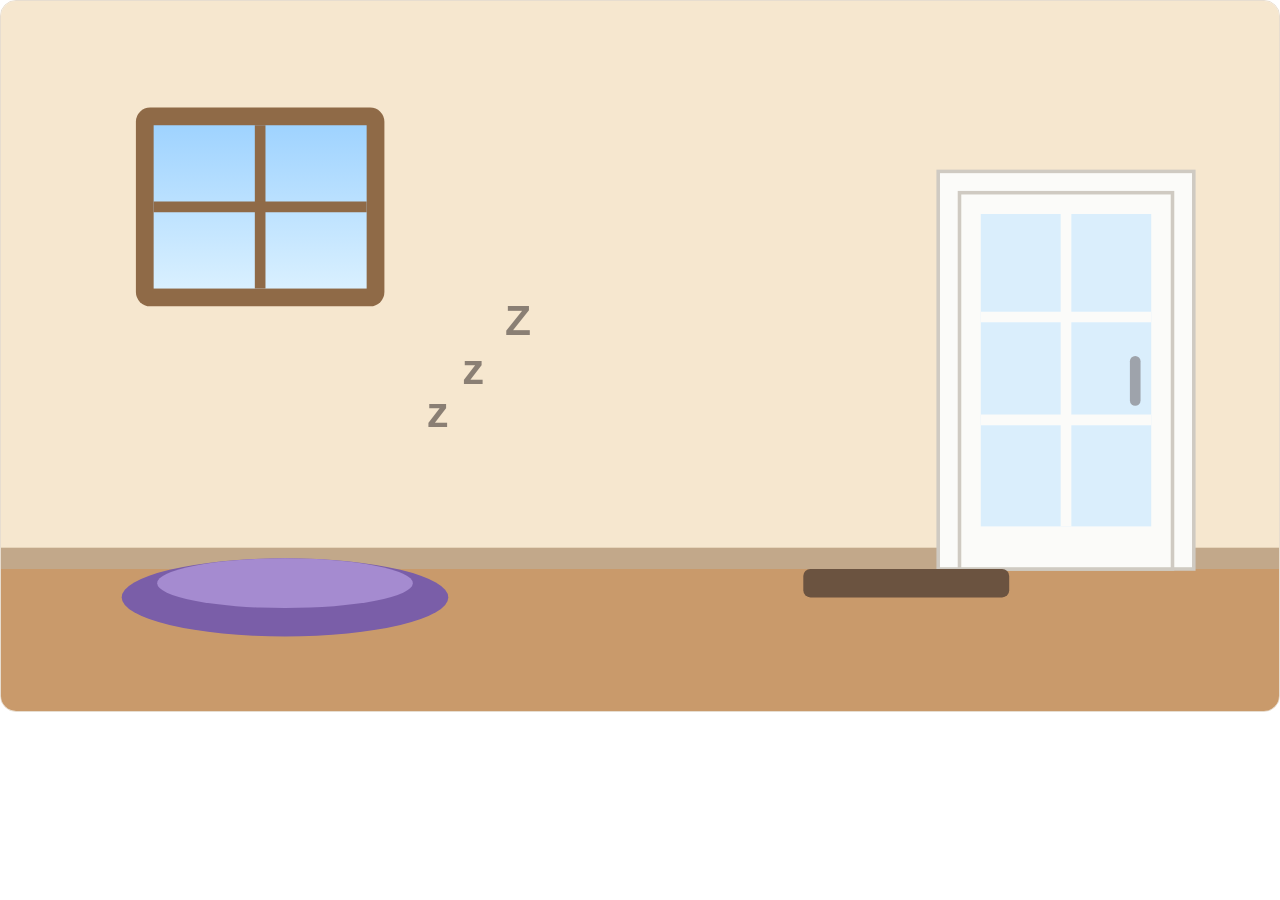
<file: puppy-pomodoro-iphone/tools/room-template.html>
<!doctype html>
<html lang="en">
<head>
<meta charset="utf-8">
<meta name="viewport" content="width=device-width, initial-scale=1, maximum-scale=1, user-scalable=no">
<!-- Pork's room for the iPhone app. Built by tools/build_room.py from
     tools/room-template.html and tools/pork.js. Don't edit App/room.html directly. -->
<style>
:root {
  --text: #2d2620; --muted: #8a7f74; --line: #e7ddd0; --over: #d9433b;
  --wall: #f6e7cf; --floor: #c99a6b; --frame: #8f6a47;
  --doorFrame: #fbfbf9; --doorEdge: #cfcac2;
  color-scheme: light dark;
}
@media (prefers-color-scheme: dark) {
  :root { --text: #f2ebe2; --muted: #a59a8d; --line: #3a342e; --wall: #4a3f35; --floor: #6e5137; }
}
html, body { margin: 0; padding: 0; background: transparent; overflow: hidden;
  -webkit-user-select: none; user-select: none; -webkit-touch-callout: none; }
.room { width: 100%; height: auto; display: block; border-radius: 16px; border: 1px solid var(--line); box-sizing: border-box; }
.wall { fill: var(--wall); }
.baseboard { fill: var(--frame); opacity: .5; }
.floor { fill: var(--floor); }
.frame { fill: var(--frame); }
.frameLine { stroke: var(--frame); stroke-width: 3; }
.doorFrame { fill: var(--doorFrame); stroke: var(--doorEdge); stroke-width: 1; }
.door { transform-box: fill-box; transform-origin: left center; transition: transform .7s ease-in-out; }
.doorPanel { fill: var(--doorFrame); stroke: var(--doorEdge); stroke-width: 1; }
.glass { fill: #bfe3ff; opacity: .55; }
.muntin { stroke: var(--doorFrame); stroke-width: 3; }
.handle { fill: #9ea3ab; }
.deck { fill: #c9c4bb; }
.deckLine { stroke: #b3ada3; stroke-width: 1; }
.mat { fill: #6b5340; }
.scratches ellipse { fill: #8a7f74; opacity: .35; }
.scratches { opacity: 0; transition: opacity 2s; }
.bed { fill: #7a5ea8; }
.bedInner { fill: #a58bd0; }
.bubble { opacity: 0; transition: opacity .3s; }
.bubble rect, .bubble path { fill: #fff; stroke: #d9cbb8; }
.bubble text { font: 700 12px -apple-system, sans-serif; fill: var(--over); }
.zzz { opacity: 0; fill: var(--muted); font: 700 12px -apple-system, sans-serif; }
.bone { opacity: 0; transition: opacity .4s; }
[data-goal] .bone { opacity: 1; }

.pupPos { transition: transform 1s ease-in-out, opacity .6s; transform: translate(26px, 108px); }
@keyframes float { from { transform: translateY(4px); opacity: .2; } to { transform: translateY(-6px); opacity: 1; } }
@keyframes pace { 0%, 100% { transform: translate(110px, 112px); } 50% { transform: translate(196px, 112px); } }

[data-pose="sleep"] .zzz { opacity: 1; }
[data-pose="sleep"] .zzz text { animation: float 1.6s ease-in-out infinite alternate; }
[data-pose="sleep"] .zzz text:nth-child(2) { animation-delay: .3s; }
[data-pose="sleep"] .zzz text:nth-child(3) { animation-delay: .6s; }
[data-pose="wait"] .pupPos { transform: translate(166px, 117px); }
[data-pose="pace"] .pupPos { animation: pace 3.2s ease-in-out infinite; }
[data-pose="pace"] .bubble, [data-pose="door"] .bubble { opacity: 1; }
[data-pose="door"] .pupPos { transform: translate(214px, 114px); }
[data-pose="door"] .scratches { opacity: 1; }
[data-pose="out"] .door { transform: scaleX(.1); }
[data-pose="out"] .pupPos { transform: translate(276px, 112px) scale(.5); opacity: 0;
  transition: transform 1.2s .5s ease-in, opacity .5s 1.3s; }

/* still pictures for widgets and the Lock Screen (tools/render_art.mjs) */
[data-still] *, [data-still] *::before { animation-play-state: paused !important; transition: none !important; }

@media (prefers-reduced-motion: reduce) {
  *, *::before, *::after { animation-duration: 0s !important; transition-duration: 0s !important; }
}
</style>
<style id="porkCss"></style>
</head>
<body>
<div id="app" data-pose="sleep">
<svg class="room" id="room" viewBox="0 0 360 200" role="img" aria-label="Pork's room">
  <defs>
    <linearGradient id="sky" x1="0" y1="0" x2="0" y2="1">
      <stop offset="0" stop-color="#9fd3ff"/>
      <stop offset="1" stop-color="#d9f0ff"/>
    </linearGradient>
  </defs>
  <rect class="wall" x="0" y="0" width="360" height="160"/>
  <rect class="baseboard" x="0" y="154" width="360" height="6"/>
  <rect class="floor" x="0" y="160" width="360" height="40"/>
  <rect x="38" y="30" width="70" height="56" rx="4" class="frame"/>
  <rect x="43" y="35" width="60" height="46" fill="url(#sky)"/>
  <line x1="73" y1="35" x2="73" y2="81" class="frameLine"/>
  <line x1="43" y1="58" x2="103" y2="58" class="frameLine"/>
  <rect x="264" y="48" width="72" height="112" class="doorFrame"/>
  <rect x="270" y="54" width="60" height="106" fill="url(#sky)"/>
  <rect x="270" y="112" width="60" height="22" fill="#6cbf5a"/>
  <rect x="270" y="134" width="60" height="26" class="deck"/>
  <path d="M270 142 h60 M270 150 h60" class="deckLine"/>
  <g id="door" class="door">
    <rect x="270" y="54" width="60" height="106" class="doorPanel"/>
    <rect x="276" y="60" width="48" height="88" class="glass"/>
    <path d="M300 60 v88 M276 89 h48 M276 118 h48" class="muntin"/>
    <rect x="318" y="100" width="3" height="14" rx="1.5" class="handle"/>
    <g class="scratches">
      <ellipse cx="284" cy="134" rx="3" ry="2.4"/><ellipse cx="291" cy="130" rx="3" ry="2.4"/>
      <ellipse cx="286" cy="124" rx="2.6" ry="2"/><ellipse cx="293" cy="138" rx="2.6" ry="2"/>
    </g>
  </g>
  <rect x="226" y="160" width="58" height="8" rx="2" class="mat"/>
  <ellipse cx="80" cy="168" rx="46" ry="11" class="bed"/>
  <ellipse cx="80" cy="164" rx="36" ry="7" class="bedInner"/>
  <text id="bone" class="bone" x="132" y="176" font-size="16">🦴</text>
  <g id="bubble" class="bubble">
    <rect x="140" y="12" width="124" height="34" rx="10"/>
    <path d="M236 45 l10 12 l2 -12z"/>
    <text id="bubbleText" x="202" y="34" text-anchor="middle">Woof! Let me out!</text>
  </g>
  <g id="zzz" class="zzz">
    <text x="120" y="120">z</text>
    <text x="130" y="108">z</text>
    <text x="142" y="94">Z</text>
  </g>
  <g id="pupPos" class="pupPos"></g>
</svg>
</div>
<script>
/*PORK_JS*/
document.getElementById('pupPos').innerHTML = PORK_SVG;
document.getElementById('porkCss').textContent = PORK_CSS;

// Called from Swift: setPork('sleep' | 'wait' | 'pace' | 'door' | 'out', goalReached)
function setPork(pose, goal) {
  var app = document.getElementById('app');
  if (app.dataset.pose !== pose) app.dataset.pose = pose;
  if (goal) app.dataset.goal = ''; else delete app.dataset.goal;
  document.getElementById('bubbleText').textContent =
    pose === 'pace' ? 'Can we go out? 🥺' : 'Woof! Let me out!';
}
</script>
</body>
</html>
</file>
<file: danmu/app.css>
:root {
  --bg: #0d0f14; --panel: #161a24; --panel2: #1e2436; --line: #2a3048;
  --text: #e8eaf0; --muted: #8892aa; --blue: #4f9eff; --green: #34d399; --red: #f87171; --gold: #fbbf24;
  --font: -apple-system, BlinkMacSystemFont, 'Segoe UI', system-ui, 'PingFang SC', 'Microsoft YaHei', sans-serif;
}
* { box-sizing: border-box; -webkit-tap-highlight-color: transparent; }
html, body { margin: 0; background: var(--bg); color: var(--text); font-family: var(--font); }
body { padding: env(safe-area-inset-top) 0 env(safe-area-inset-bottom); }
button, input, select { font-family: inherit; font-size: 16px; }   /* 16px: iOS won't zoom on focus */
.hidden { display: none !important; }

.top {
  position: sticky; top: 0; z-index: 20; display: flex; align-items: center; justify-content: space-between;
  padding: 10px 14px; background: rgba(13,15,20,.92); backdrop-filter: blur(8px); border-bottom: 1px solid var(--line);
}
.brand { color: var(--text); text-decoration: none; font-weight: 800; font-size: 17px; }
.brand span { color: var(--blue); }
.pill {
  border: 1px solid rgba(79,158,255,.45); background: rgba(79,158,255,.14); color: var(--blue);
  border-radius: 999px; padding: 6px 12px; font-size: 14px; font-weight: 700; max-width: 50vw;
  overflow: hidden; text-overflow: ellipsis; white-space: nowrap;
}
.dot { display: inline-block; width: 8px; height: 8px; border-radius: 50%; background: var(--green); margin-right: 6px; }

.view { max-width: 820px; margin: 0 auto; padding: 14px; }
h2 { font-size: 16px; margin: 0; }

button.primary { background: var(--blue); color: #fff; border: 0; border-radius: 10px; padding: 10px 16px; font-weight: 700; }
button.primary:active { filter: brightness(.9); }
button.ghost { background: var(--panel2); color: var(--text); border: 1px solid var(--line); border-radius: 10px; padding: 9px 12px; }
button.small { padding: 5px 10px; font-size: 14px; }
button.linklike { background: none; border: 0; color: var(--blue); font-size: 14px; padding: 4px 0; }
button:disabled { opacity: .6; }

input[type=url], input[type=email], input[type=password], input[type=text], input:not([type]), select {
  background: var(--panel); color: var(--text); border: 1px solid var(--line); border-radius: 10px;
  padding: 10px 12px; outline: none; min-width: 0;
}
input:focus, select:focus { border-color: var(--blue); }

/* HOME */
.open-box { display: flex; gap: 8px; }
.open-box input { flex: 1; }
.msg { min-height: 20px; font-size: 14px; color: var(--red); margin: 6px 2px; }
.help { background: var(--panel); border: 1px solid var(--line); border-radius: 12px; padding: 10px 14px; margin: 6px 0 16px; color: var(--muted); font-size: 14px; }
.help summary { color: var(--text); cursor: pointer; font-weight: 600; }
.help ol { padding-left: 20px; line-height: 1.6; }
.help code { background: var(--panel2); color: var(--gold); padding: 1px 5px; border-radius: 5px; word-break: break-all; font-size: 13px; }
.feed-head { display: flex; align-items: center; justify-content: space-between; margin-bottom: 8px; }
.feed-list { display: flex; flex-direction: column; gap: 6px; }
.feed-item { display: flex; gap: 12px; padding: 8px; border-radius: 12px; background: var(--panel); text-decoration: none; color: inherit; border: 1px solid transparent; }
.feed-item:active { border-color: var(--blue); }
.thumb { position: relative; flex-shrink: 0; width: 132px; aspect-ratio: 16/9; border-radius: 8px; overflow: hidden; background: #000; }
.thumb img { width: 100%; height: 100%; object-fit: cover; display: block; }
.new { position: absolute; top: 4px; left: 4px; background: #ef4444; color: #fff; font-size: 11px; font-weight: 800; padding: 1px 6px; border-radius: 5px; }
.info { min-width: 0; display: flex; flex-direction: column; gap: 3px; }
.vtitle { font-size: 14px; font-weight: 600; line-height: 1.3; display: -webkit-box; -webkit-line-clamp: 2; -webkit-box-orient: vertical; overflow: hidden; }
.meta, .last { font-size: 12.5px; color: var(--muted); white-space: nowrap; overflow: hidden; text-overflow: ellipsis; }
.last { color: #b8c0d4; }
.empty { color: var(--muted); font-size: 14px; text-align: center; padding: 24px 8px; }

/* WATCH */
#watch { padding-top: 0; }
.stage { position: relative; width: 100%; aspect-ratio: 16/9; background: #000; margin: 0 -14px; width: calc(100% + 28px); }
.stage.short { aspect-ratio: 9/16; height: min(78vh, 178vw); width: auto; margin: 0 auto; }
@media (min-width: 700px) { .stage { margin: 12px 0 0; width: 100%; border-radius: 12px; overflow: hidden; } }
#yt-player, .stage iframe { position: absolute; inset: 0; width: 100%; height: 100%; border: 0; }
.overlay { position: absolute; inset: 0; pointer-events: none; overflow: hidden; z-index: 3; }
.overlay.off { display: none; }
.stage-btns { position: absolute; top: 8px; right: 8px; z-index: 5; display: flex; gap: 6px; }
.stage-btns button {
  width: 36px; height: 36px; border-radius: 10px; border: 0; background: rgba(0,0,0,.55); color: #fff;
  font-size: 16px; font-weight: 700;
}
.stage-btns button.off { color: var(--muted); text-decoration: line-through; }
.stage-msg { background: var(--panel); border: 1px solid var(--line); border-radius: 10px; padding: 12px; margin-top: 10px; font-size: 14px; color: var(--muted); }
.stage-msg a { color: var(--blue); }
.video-title { font-size: 15px; font-weight: 700; margin: 12px 0 8px; line-height: 1.35; }

/* our own full screen: iPhone's native one would hide the danmu */
.fs-compose { display: none; }
body.fs { overflow: hidden; }
body.fs .top { display: none; }
body.fs .stage {
  position: fixed; inset: 0; z-index: 100; width: 100vw; height: 100vh; height: 100dvh;
  aspect-ratio: auto; max-height: none; margin: 0; border-radius: 0;
}
body.fs .fs-compose {
  display: flex; gap: 6px; position: absolute; left: 50%; transform: translateX(-50%);
  bottom: calc(10px + env(safe-area-inset-bottom)); z-index: 5; width: min(520px, 90vw); opacity: .35; transition: opacity .2s;
}
body.fs .fs-compose:focus-within, body.fs .fs-compose:hover { opacity: 1; }
.fs-compose input { flex: 1; background: rgba(0,0,0,.65); color: #fff; border: 1px solid rgba(255,255,255,.3); border-radius: 999px; padding: 8px 14px; }
.fs-compose button { border: 0; border-radius: 999px; background: var(--blue); color: #fff; width: 40px; }

/* danmu */
.dm {
  position: absolute; white-space: nowrap; font-weight: 700; line-height: 1.25;
  text-shadow: 1px 1px 2px rgba(0,0,0,.95), -1px -1px 2px rgba(0,0,0,.95), 0 0 4px rgba(0,0,0,.7);
  padding: 1px 6px; border-radius: 4px; background: rgba(0,0,0,.25);
}
/* dm-* names: plain "top" would clash with the page header's .top class */
.dm-rtl { left: 100%; }          /* movement comes from app.js frame(), which pauses with the video */
.dm-ltr { right: 100%; }
.dm-top, .dm-bottom, .dm-cc { left: 50%; transform: translateX(-50%); max-width: 94%; overflow: hidden; text-overflow: ellipsis; }
.dm-cc { background: rgba(0,0,0,.5); padding: 2px 8px; }   /* readable over the picture */
.dm-mine { box-shadow: 0 0 0 1.5px rgba(255,255,255,.75); }

.compose { background: var(--panel); border: 1px solid var(--line); border-radius: 12px; padding: 10px; }
.compose-row { display: flex; gap: 8px; }
.compose-row input { flex: 1; }
.compose-sub { display: flex; align-items: center; justify-content: space-between; gap: 10px; margin-top: 6px; font-size: 13px; color: var(--muted); }
.compose-sub #time-hint { flex: 1; }
.compose.editing { border-color: var(--gold); }
.emoji-grid { display: grid; grid-template-columns: repeat(9, 1fr); gap: 2px; margin-top: 8px; }
.emoji-grid button { background: none; border: 0; font-size: 22px; padding: 5px 0; border-radius: 8px; }
.emoji-grid button:active { background: var(--panel2); }
.style-bar { display: flex; flex-wrap: wrap; gap: 6px; margin-top: 8px; align-items: center; }
.style-bar select { padding: 7px 8px; font-size: 14px; }
.style-bar input[type=color] { width: 40px; height: 36px; padding: 0; border: 1px solid var(--line); border-radius: 8px; background: none; }
#st-namevis.private { color: var(--gold); border-color: var(--gold); }
.who .lock { font-size: 12px; margin-left: 3px; }
.ver { font-size: 12px; opacity: .7; }
.st-sample { padding: 3px 10px; background: #000; border-radius: 6px; font-weight: 700; white-space: nowrap; max-width: 100%; overflow: hidden; }
.signin-note { margin-top: 8px; }
.signin-note button { width: 100%; }

.list-sec { margin-top: 16px; }
.list-head { display: flex; align-items: center; justify-content: space-between; gap: 8px; margin-bottom: 8px; flex-wrap: wrap; }
.filters { display: flex; gap: 6px; }
.chip { background: var(--panel2); color: var(--muted); border: 1px solid var(--line); border-radius: 999px; padding: 4px 12px; font-size: 13px; }
.chip.active { color: var(--text); border-color: var(--blue); background: rgba(79,158,255,.14); }
.danmu-list { display: flex; flex-direction: column; }
.row { display: flex; align-items: flex-start; gap: 8px; padding: 9px 4px; border-bottom: 1px solid var(--line); font-size: 15px; }
.row.now { background: rgba(79,158,255,.08); }
.row.mention { box-shadow: inset 3px 0 0 var(--gold); background: rgba(251,191,36,.07); }
.row .t { color: var(--blue); font: 700 13px ui-monospace, Menlo, monospace; padding-top: 2px; min-width: 40px; }
.row .body { flex: 1; min-width: 0; word-wrap: break-word; }
.row .who { font-weight: 700; margin-right: 6px; }
.row .acts { display: flex; gap: 2px; }
.row .acts button { background: none; border: 0; color: var(--muted); font-size: 16px; padding: 2px 6px; }

/* sheet */
.sheet-bg { position: fixed; inset: 0; z-index: 200; background: rgba(0,0,0,.55); display: flex; align-items: flex-end; justify-content: center; }
@media (min-width: 700px) { .sheet-bg { align-items: center; } }
.sheet {
  width: 100%; max-width: 460px; background: var(--panel); border: 1px solid var(--line);
  border-radius: 16px 16px 0 0; padding: 16px 16px calc(16px + env(safe-area-inset-bottom));
  max-height: 92vh; max-height: 92dvh; overflow-y: auto; overscroll-behavior: contain;
}
@media (min-width: 700px) { .sheet { border-radius: 16px; } }
.sheet-head { display: flex; align-items: center; justify-content: space-between; margin-bottom: 12px; }
#sheet-body { display: flex; flex-direction: column; gap: 10px; }
#sheet-body input { width: 100%; }
.tabs { display: flex; gap: 6px; }
.tabs button { flex: 1; background: var(--panel2); color: var(--muted); border: 1px solid var(--line); border-radius: 10px; padding: 8px; font-weight: 600; }
.tabs button.active { color: var(--text); border-color: var(--blue); background: rgba(79,158,255,.14); }
.note { font-size: 14px; color: var(--muted); line-height: 1.45; }
.note.ok { color: var(--green); }
.note.err { color: var(--red); }

.toast {
  position: fixed; left: 50%; transform: translateX(-50%); bottom: calc(20px + env(safe-area-inset-bottom));
  z-index: 300; background: #111827; border: 1px solid var(--line); color: var(--text);
  padding: 10px 16px; border-radius: 999px; font-size: 14px; max-width: 90vw; box-shadow: 0 6px 20px rgba(0,0,0,.5);
}
body.fs .toast { bottom: calc(70px + env(safe-area-inset-bottom)); }

/* ── PHONE LAYOUT: video fills the screen, one input line at the bottom ─────── */
.stage-btns-left { display: none; }
#more-btn { display: none; }
body.compact.watching { overflow: hidden; }
body.compact.watching .top { display: none; }
body.compact #watch { padding: 0; max-width: none; }
body.compact .stage, body.compact .stage.short {
  position: fixed; left: 0; right: 0; top: 0; bottom: var(--bar-h, 64px);
  width: auto; height: auto; aspect-ratio: auto; max-height: none; margin: 0; border-radius: 0;
}
body.compact .stage-btns-left { display: flex; gap: 6px; position: absolute; top: calc(8px + env(safe-area-inset-top)); left: 8px; z-index: 5; }
body.compact .stage-btns { top: calc(8px + env(safe-area-inset-top)); }
.stage-btns-left button {
  height: 36px; min-width: 36px; border-radius: 10px; border: 0; background: rgba(0,0,0,.55); color: #fff;
  font-size: 18px; font-weight: 700; padding: 0 8px;
}
body.compact .stage-msg { position: fixed; left: 16px; right: 16px; top: 38%; z-index: 25; }
body.compact #more-btn { display: inline-block; }

body.compact .drawer {
  position: fixed; left: 0; right: 0; bottom: var(--kb, 0px); z-index: 30;
  background: rgba(13,15,20,.97); border-top: 1px solid var(--line);
  padding: 8px 10px calc(8px + env(safe-area-inset-bottom));
  max-height: 68vh; max-height: 68dvh; overflow-y: auto; overscroll-behavior: contain;
}
body.compact .drawer .compose { background: none; border: 0; padding: 0; }
body.compact .compose-row input { min-width: 0; }
body.compact .compose-row button { padding-left: 10px; padding-right: 10px; }
/* collapsed: only the input line (+ emoji grid when opened) */
body.compact .drawer:not(.open) > :not(#compose) { display: none; }
body.compact .drawer:not(.open) #compose > :not(.compose-row):not(.emoji-grid) { display: none; }
/* open: input line first, then settings, title and list */
body.compact .drawer.open { display: flex; flex-direction: column; }
body.compact .drawer.open #compose { order: 0; }
body.compact .drawer.open .video-title { order: 1; margin: 10px 2px 4px; }
body.compact .drawer.open .list-sec { order: 2; margin-top: 8px; }
body.compact .toast { bottom: calc(var(--bar-h, 64px) + 12px + var(--kb, 0px)); }
body.compact.fs .drawer { display: none; }

/* hide a video from my 🔥 list */
.feed-wrap { position: relative; }
.feed-wrap .feed-item { padding-right: 40px; }
.feed-hide {
  position: absolute; top: 6px; right: 6px; width: 30px; height: 30px; border-radius: 8px;
  border: 0; background: rgba(0,0,0,.35); color: var(--muted); font-size: 15px;
}
.feed-hide:active { color: var(--text); }
.feed-wrap.is-hidden .feed-item { opacity: .45; }
.hidden-note { text-align: center; font-size: 13px; color: var(--muted); padding: 10px 0 4px; }
.hidden-note button { background: none; border: 0; color: var(--blue); font-size: 13px; padding: 0 4px; }
/* delete all my danmu on this video */
.chip.danger { color: var(--red); border-color: rgba(248,113,113,.45); }

/* ── TAGS ─────────────────────────────────────────────────────────────────── */
.tag-row { display: flex; gap: 6px; overflow-x: auto; padding: 2px 0 10px; scrollbar-width: none; }
.tag-row::-webkit-scrollbar { display: none; }
.tag {
  flex-shrink: 0; display: inline-flex; align-items: center; gap: 4px; white-space: nowrap;
  background: var(--panel2); color: var(--text); border: 1px solid var(--line); border-radius: 999px;
  padding: 4px 11px; font-size: 13px;
}
.tag.active { border-color: var(--blue); background: rgba(79,158,255,.16); color: #fff; }
.tag .n { color: var(--muted); font-size: 11px; }
.tag .x { background: none; border: 0; color: var(--muted); padding: 0 0 0 2px; font-size: 13px; }
.tag.add { color: var(--blue); border-style: dashed; }
.vtags { display: flex; flex-wrap: wrap; gap: 6px; margin: 2px 0 10px; }
.vtags .note { font-size: 12px; }
.feed-tags { display: flex; flex-wrap: wrap; gap: 4px; }
.feed-tags span { font-size: 11px; color: #9cc3ff; background: rgba(79,158,255,.12); border-radius: 999px; padding: 1px 7px; }
.tagchip { max-width: 92px; overflow: hidden; text-overflow: ellipsis; white-space: nowrap; padding-left: 10px; padding-right: 10px; }
.tagchip.on { color: var(--gold); border-color: var(--gold); }
.ctag { font-size: 11px; color: var(--gold); background: rgba(251,191,36,.1); border-radius: 999px; padding: 0 6px; margin-right: 6px; white-space: nowrap; }
#tag-view.on { color: var(--gold); width: auto; padding: 0 9px; font-size: 13px; max-width: 120px; overflow: hidden; text-overflow: ellipsis; white-space: nowrap; }
.picker-list { display: flex; flex-wrap: wrap; gap: 8px; }
.picker-list .tag { font-size: 15px; padding: 7px 13px; }
.picker-new { display: flex; gap: 8px; }
.picker-new input { flex: 1; }
body.compact .tagchip { max-width: 74px; }

.dbg {
  position: absolute; left: 8px; top: calc(52px + env(safe-area-inset-top)); z-index: 6; pointer-events: none;
  white-space: pre; font: 11px/1.4 ui-monospace, Menlo, monospace; color: #9effa0;
  background: rgba(0,0,0,.72); border-radius: 6px; padding: 6px 8px; max-width: calc(100% - 16px); overflow: hidden;
}
/* very narrow screens (small phones, or large page zoom): give the text box the room */
@media (max-width: 400px) {
  body.compact .compose-row { gap: 5px; }
  body.compact .compose-row button { padding: 8px 8px; min-width: 38px; }
  body.compact .tagchip { max-width: 54px; }
  body.compact #send-btn { font-size: 0; padding: 8px 12px; }
  body.compact #send-btn::after { content: '➤'; font-size: 17px; }
  body.compact #danmu-input { padding: 9px 10px; }
}
@media (max-width: 320px) {
  body.compact .drawer:not(.open) #emoji-btn { display: none; }   /* back when the panel is open (⌃) */
  body.compact .tagchip { max-width: 40px; }
}

/* ✨ AI social cues sheet */
.ai h3 { margin: 6px 0 0; font-size: 15px; }
.ai .checks { display: flex; flex-wrap: wrap; gap: 6px; }
.ai .checks label { display: inline-flex; align-items: center; gap: 5px; font-size: 14px; padding: 5px 10px;
  background: var(--panel2); border: 1px solid var(--line); border-radius: 999px; cursor: pointer; }
.ai .checks label.on { border-color: var(--blue); background: rgba(79,158,255,.16); }
.ai .checks input { width: auto !important; margin: 0; }
.ai .checks .dotc { width: 9px; height: 9px; border-radius: 50%; display: inline-block; }
.ai textarea { width: 100%; min-height: 80px; resize: vertical; background: var(--panel2); color: var(--text);
  border: 1px solid var(--line); border-radius: 10px; padding: 8px 10px; font: 14px/1.4 var(--font); }
.ai #ai-prompt { min-height: 140px; max-height: 30vh; font-size: 12px; color: var(--muted); }
.ai .btns { display: flex; flex-wrap: wrap; gap: 8px; }
.ai .btns button { flex: 1 1 auto; }
.ai .preview { display: flex; flex-direction: column; gap: 4px; max-height: 40vh; overflow-y: auto; }
.ai .preview label { display: flex; gap: 8px; align-items: flex-start; font-size: 14px; line-height: 1.35; padding: 4px 2px; }
.ai .preview input { width: auto !important; margin-top: 3px; }
.ai .preview .t { color: var(--blue); font-variant-numeric: tabular-nums; min-width: 38px; }
.ai .preview .cat { font-size: 12px; font-weight: 700; margin-right: 4px; }
.ai a { color: var(--blue); }

/* 📝 summary: card on the video when it ends, label in the list */
.sumcard { position: absolute; left: 50%; top: 50%; transform: translate(-50%, -50%); z-index: 6;
  width: min(94%, 680px); max-height: 80%; overflow-y: auto; background: rgba(13,15,20,.92); color: var(--text);
  border: 1px solid var(--gold); border-radius: 14px; padding: 10px 14px 4px; box-shadow: 0 8px 30px rgba(0,0,0,.6); }
.sumcard .sum-head { display: flex; justify-content: space-between; align-items: center; color: var(--gold); font-size: 18px; }
.sumcard .sum-head button { background: none; border: 0; color: var(--muted); font-size: 18px; padding: 2px 6px; }
.sumcard p { margin: 8px 0 10px; font-size: clamp(18px, 4.8vw, 26px); line-height: 1.45; }
.sumcard .who { font-weight: 700; }
.sumtag { color: var(--gold); font-size: 12px; font-weight: 700; margin-right: 6px; }
.ai .note.sub { margin: 4px 0 0; font-size: 13px; }
.picker-h { flex-basis: 100%; color: var(--muted); font-size: 13px; font-weight: 700; margin-top: 8px; }
.ctag.char { color: #93c5fd; background: rgba(147,197,253,.12); }
</file>
<file: puppy-pomodoro/app.css>
:root {
  --bg: #fbf7f0;
  --card: #ffffff;
  --text: #2d2620;
  --muted: #8a7f74;
  --line: #e7ddd0;
  --focus: #3a8d5c;
  --break: #3b7dd8;
  --over: #d9433b;
  --bonus: #c58a00;
  --jar: #fbe9c8;
  --btn: #f1e9de;
  --wall: #f6e7cf;
  --floor: #c99a6b;
  --frame: #8f6a47;
  --doorFrame: #fbfbf9;
  --doorEdge: #cfcac2;
  color-scheme: light;
}
@media (prefers-color-scheme: dark) {
  :root:not([data-theme="light"]) {
    --bg: #1d1a17;
    --card: #27231f;
    --text: #f2ebe2;
    --muted: #a59a8d;
    --line: #3a342e;
    --btn: #36302a;
    --wall: #4a3f35;
    --floor: #6e5137;
    --jar: #4a3b26;
    --bonus: #e6b13a;
    color-scheme: dark;
  }
}
:root[data-theme="dark"] {
  --bg: #1d1a17; --card: #27231f; --text: #f2ebe2; --muted: #a59a8d;
  --line: #3a342e; --btn: #36302a; --wall: #4a3f35; --floor: #6e5137; --jar: #4a3b26; --bonus: #e6b13a;
  color-scheme: dark;
}

* { box-sizing: border-box; }
html, body { margin: 0; }
body {
  background: var(--bg);
  color: var(--text);
  font: 14px/1.4 -apple-system, BlinkMacSystemFont, "SF Pro Text", "Segoe UI", sans-serif;
  width: 360px;
}
body.tab { width: auto; }
body.tab .app { max-width: 560px; margin: 24px auto; padding: 20px; background: var(--card);
  border: 1px solid var(--line); border-radius: 18px; }
body.tab .time { font-size: 72px; }
body.tab #openTab { display: none; }
.topBtns { display: flex; align-items: center; gap: 8px; }
.floatBtn { padding: 4px 10px; font-size: 12px; border-radius: 8px; }
.floatPrompt { margin: 8px 0 0; padding: 10px 12px; border-radius: 12px; background: var(--jar); font-size: 13px; }
.floatBtn.glow { animation: glow 1.2s ease-in-out infinite; }
@keyframes glow { 50% { box-shadow: 0 0 0 4px rgba(58, 141, 92, .45); } }
#pipVideo { position: fixed; left: 0; bottom: 0; width: 2px; height: 2px; opacity: .01; pointer-events: none; }
/* Small window (fallback when Picture-in-Picture isn't available) */
body.mini { width: auto; }
body.mini .app { padding: 6px 8px; }
body.mini .app > :not(.clock):not(.room) { display: none; }
body.mini .time { font-size: 40px; }
body.mini .sub, body.mini .autoNote, body.mini .nightNote { display: none; }

.app { padding: 12px 14px 14px; }
.top { display: flex; align-items: center; justify-content: space-between; }
h1 { font-size: 16px; margin: 0; }
.link { color: var(--muted); text-decoration: none; font-size: 18px; }
.muted { color: var(--muted); font-size: 12px; }

.blocked { background: #fde8e6; color: #8f2a24; border-radius: 10px; padding: 8px 10px; margin: 8px 0 0; }

.clock { text-align: center; margin: 6px 0 4px; }
.label { font-weight: 600; color: var(--muted); text-transform: uppercase; letter-spacing: .06em; font-size: 12px; }
.time { font-size: 52px; font-weight: 700; font-variant-numeric: tabular-nums; line-height: 1.1; }
.sub { min-height: 18px; color: var(--muted); font-size: 12px; }
.timeRow { display: flex; align-items: center; justify-content: center; gap: 10px; }
.treatChip { display: flex; align-items: center; gap: 6px; padding: 6px 10px 6px 8px; border-radius: 14px;
  background: var(--jar); text-align: left; max-width: 150px; }
.treatChip[hidden] { display: none; }
.chipTreat { font-size: 28px; line-height: 1; animation: chipBob 1.6s ease-in-out infinite; }
.chipText { display: flex; flex-direction: column; font-size: 11px; color: var(--muted); line-height: 1.25; }
.chipText b { font-size: 16px; color: var(--text); font-variant-numeric: tabular-nums; }
@keyframes chipBob { 50% { transform: translateY(-3px) rotate(-8deg); } }
body.tab .treatChip { max-width: 180px; }
.autoNote { font-size: 12px; color: var(--focus); font-weight: 600; min-height: 0; }
.autoNote:empty { display: none; }
.nightNote { font-size: 12px; font-weight: 600; color: #5b5bd6; }
.nightNote:empty { display: none; }
.check > input[type="checkbox"] { flex: none; }
input[type="time"] { padding: 2px 4px; border-radius: 6px; border: 1px solid var(--line);
  background: var(--card); color: var(--text); font: inherit; }
[data-phase="focus"] .label { color: var(--focus); }
[data-goal] .label, [data-goal] .time { color: var(--bonus); }
[data-phase="break"] .label { color: var(--break); }
[data-phase="overtime"] .label, [data-phase="overtime"] .time { color: var(--over); }
[data-phase="overtime"] .time { animation: pulse 1s ease-in-out infinite; }
@keyframes pulse { 50% { opacity: .55; } }

/* ---------- room ---------- */
.room { width: 100%; height: auto; display: block; border-radius: 14px; border: 1px solid var(--line); }
.wall { fill: var(--wall); }
.baseboard { fill: var(--frame); opacity: .5; }
.floor { fill: var(--floor); }
.frame { fill: var(--frame); }
.frameLine { stroke: var(--frame); stroke-width: 3; }
.doorFrame { fill: var(--doorFrame); stroke: var(--doorEdge); stroke-width: 1; }
.door { transform-box: fill-box; transform-origin: left center; transition: transform .7s ease-in-out; }
.doorPanel { fill: var(--doorFrame); stroke: var(--doorEdge); stroke-width: 1; }
.glass { fill: #bfe3ff; opacity: .55; }
.muntin { stroke: var(--doorFrame); stroke-width: 3; }
.handle { fill: #9ea3ab; }
.deck { fill: #c9c4bb; }
.deckLine { stroke: #b3ada3; stroke-width: 1; }
.mat { fill: #6b5340; }
.scratches ellipse { fill: #8a7f74; opacity: .35; }
.scratches { opacity: 0; transition: opacity 2s; }
.bed { fill: #7a5ea8; }
.bedInner { fill: #a58bd0; }
.bubble { opacity: 0; transition: opacity .3s; }
.bubble rect, .bubble path { fill: #fff; stroke: #d9cbb8; }
.bubble text { font-size: 12px; font-weight: 700; fill: var(--over); }
.zzz { opacity: 0; fill: var(--muted); font-weight: 700; font-size: 12px; }
.bone { opacity: 0; transition: opacity .4s; }
[data-goal] .bone { opacity: 1; }

/* where Pork is in the room (his pose comes from pork.js) */
.pupPos { transition: transform 1s ease-in-out, opacity .6s; transform: translate(26px, 108px); }
@keyframes float { from { transform: translateY(4px); opacity: .2; } to { transform: translateY(-6px); opacity: 1; } }
@keyframes pace { 0%, 100% { transform: translate(110px, 112px); } 50% { transform: translate(196px, 112px); } }

[data-pose="sleep"] .zzz { opacity: 1; }
[data-pose="sleep"] .zzz text { animation: float 1.6s ease-in-out infinite alternate; }
[data-pose="sleep"] .zzz text:nth-child(2) { animation-delay: .3s; }
[data-pose="sleep"] .zzz text:nth-child(3) { animation-delay: .6s; }
[data-pose="wait"] .pupPos { transform: translate(166px, 117px); }
[data-pose="pace"] .pupPos { animation: pace 3.2s ease-in-out infinite; }
[data-pose="pace"] .bubble, [data-pose="door"] .bubble { opacity: 1; }
[data-pose="door"] .pupPos { transform: translate(214px, 114px); }
[data-pose="door"] .scratches { opacity: 1; }
[data-pose="out"] .door { transform: scaleX(.1); }
[data-pose="out"] .pupPos { transform: translate(276px, 112px) scale(.5); opacity: 0;
  transition: transform 1.2s .5s ease-in, opacity .5s 1.3s; }

/* ---------- controls ---------- */
.controls { margin-top: 10px; }
.row { display: flex; flex-wrap: wrap; gap: 8px; align-items: center; justify-content: center; }
.setup { margin-bottom: 8px; }
.setup label { display: flex; align-items: center; gap: 6px; }
input[type="number"] { width: 58px; padding: 5px 6px; border-radius: 8px; border: 1px solid var(--line);
  background: var(--card); color: var(--text); font: inherit; text-align: center; }
button { font: inherit; border: 0; border-radius: 10px; padding: 8px 14px; background: var(--btn);
  color: var(--text); cursor: pointer; font-weight: 600; }
button:hover { filter: brightness(.96); }
button.primary { background: var(--focus); color: #fff; }
button.ghost { background: transparent; color: var(--muted); }
button.release { background: var(--over); color: #fff; font-size: 15px; padding: 11px 16px;
  animation: nudge 1.2s ease-in-out infinite; }
@keyframes nudge { 0%, 100% { transform: scale(1); } 50% { transform: scale(1.04); } }
.buttons button { display: none; }
[data-phase="idle"] #start,
[data-phase="focus"]:not([data-paused]) #pause,
[data-phase="break"]:not([data-paused]) #pause,
[data-paused] #resume,
[data-phase="focus"] #takeBreak,
[data-phase="break"] #endBreak,
[data-phase="overtime"] #release,
.app:not([data-phase="idle"]) #stop { display: inline-block; }
.app:not([data-phase="idle"]) .setup { display: none; }

/* ---------- night mode (folded: one click to see or change it) ---------- */
.night { margin-top: 10px; }
.night summary { cursor: pointer; color: var(--muted); font-weight: 600; }
.night[open] { padding: 0 0 4px; }
.nightToggle { display: flex; align-items: center; gap: 6px; margin: 8px 0 4px; cursor: pointer; }
.nightTimes { font-size: 12px; color: var(--muted); display: flex; align-items: center; gap: 4px; flex-wrap: wrap; margin-bottom: 6px; }
.night .row { justify-content: flex-start; }

.howto { font-size: 12px; color: var(--muted); line-height: 1.45; margin: 6px 0; }

/* ---------- treat jar ---------- */
.jar { margin-top: 12px; border-radius: 14px; overflow: hidden; border: 1px solid var(--line); }
.jarHead { display: flex; justify-content: space-between; align-items: baseline; padding: 6px 10px;
  font-weight: 600; background: var(--card); }
.jarBody { display: flex; align-items: center; gap: 10px; padding: 8px 12px; background: var(--jar); min-height: 48px; }
.lastTreat { font-size: 30px; line-height: 1; }
.lastTreat:empty { display: none; }
.lastTreat.new { animation: grow .9s cubic-bezier(.3, 1.6, .5, 1) both; display: inline-block; }
.treatCount { font-weight: 600; font-size: 14px; }
button.small { padding: 3px 8px; font-size: 12px; }

/* ---------- time summary ---------- */
.stats { margin-top: 12px; border-radius: 14px; border: 1px solid var(--line); background: var(--card); padding: 8px 10px; }
.statsHead { display: flex; justify-content: space-between; align-items: center; font-weight: 600; }
.statsRange { display: flex; gap: 2px; background: var(--btn); border-radius: 8px; padding: 2px; }
.statsRange button { padding: 3px 9px; font-size: 12px; border-radius: 6px; background: transparent; color: var(--muted); }
.statsRange button.on { background: var(--card); color: var(--text); }
.statsTotals { font-size: 12px; color: var(--muted); margin: 4px 0 2px; }
.statsTitle { font-size: 12px; font-weight: 700; margin: 8px 0 2px; }
.topList { list-style: none; margin: 0; padding: 0; }
.topList li { display: grid; grid-template-columns: 1fr auto; gap: 2px 8px; font-size: 12px; padding: 2px 0; }
.topList .site { overflow: hidden; text-overflow: ellipsis; white-space: nowrap; }
.topList .t { font-variant-numeric: tabular-nums; color: var(--muted); }
.topList .bar { grid-column: 1 / -1; height: 4px; border-radius: 2px; background: var(--focus); }
#topDistract .bar { background: var(--over); }
.topList .none { color: var(--muted); font-size: 12px; }

/* ---------- to-do list ---------- */
.todo { margin-top: 12px; border-radius: 14px; border: 1px solid var(--line); background: var(--card); padding: 8px 10px; }
.todoHead { display: flex; justify-content: space-between; align-items: baseline; font-weight: 600; }
.todoHead a { text-decoration: none; }
.small { font-size: 12px; }
.taskList { list-style: none; margin: 6px 0; padding: 0; }
.taskList li { display: flex; align-items: center; justify-content: space-between; gap: 6px; padding: 3px 0;
  border-bottom: 1px solid var(--line); }
.taskList li:last-child { border-bottom: 0; }
.taskList label { display: flex; align-items: flex-start; gap: 6px; flex: 1; cursor: pointer; }
.taskList input { margin-top: 3px; }
.taskList li.done label { color: var(--muted); text-decoration: line-through; }
.taskList .del { color: var(--muted); }
.taskForm { display: flex; gap: 6px; }
.taskForm input { flex: 1; min-width: 0; padding: 6px 8px; border-radius: 8px; border: 1px solid var(--line);
  background: var(--card); color: var(--text); font: inherit; }
.taskForm button { padding: 6px 12px; }
[data-phase="overtime"] .todo { border: 2px solid var(--over); }
[data-phase="overtime"] #todoTitle::after { content: ' — break is over, next up:'; color: var(--over); }

/* ---------- waiting page (paused/stopped, opening a distraction) ---------- */
.waitView { text-align: center; }
.waitView h2 { margin: 6px 0 10px; font-size: 20px; }
.waitMedia { border-radius: 14px; overflow: hidden; background: #000; margin-bottom: 10px; }
.waitMedia img, .waitMedia video { display: block; width: 100%; max-height: 60vh; object-fit: contain; }
.waitCount { font-size: 56px; font-weight: 800; font-variant-numeric: tabular-nums; margin-top: 8px; }
.waitMsg { color: var(--muted); }
.waitAsk p { font-size: 16px; }
body.wait .app > :not(#waitView):not(.room):not(header) { display: none; }
body.wait .app { display: flex; flex-direction: column; }
body.wait .room { order: 2; }
body.wait #waitView { order: 1; }
body.wait.hasMedia .room { display: none; }
body.wait #floatBtn { display: none; }

/* photos/videos are added on Pork's tab (a file picker would close the popup) */
body.tab .mediaPopupHint { display: none; }
body:not(.tab) .mediaTab { display: none; }

@keyframes grow { from { transform: scale(0) rotate(-40deg); } to { transform: scale(1); } }

/* ---------- settings ---------- */
.settings { margin-top: 10px; }
.settings summary { cursor: pointer; color: var(--muted); font-weight: 600; }
.check { display: flex; gap: 8px; align-items: center; margin: 6px 0; }
.sitesLabel { display: block; margin: 8px 0 4px; color: var(--muted); font-size: 12px; }
.hint { display: block; font-size: 11px; opacity: .85; }
.check input[type="number"] { width: 48px; padding: 3px 4px; }
textarea { width: 100%; border-radius: 8px; border: 1px solid var(--line); background: var(--card);
  color: var(--text); font: 12px/1.4 ui-monospace, Menlo, monospace; padding: 6px; resize: vertical; }
.settings .row { justify-content: flex-start; margin-top: 6px; }

@media (prefers-reduced-motion: reduce) {
  *, *::before, *::after { animation-duration: 0s !important; transition-duration: 0s !important; }
}
</file>
